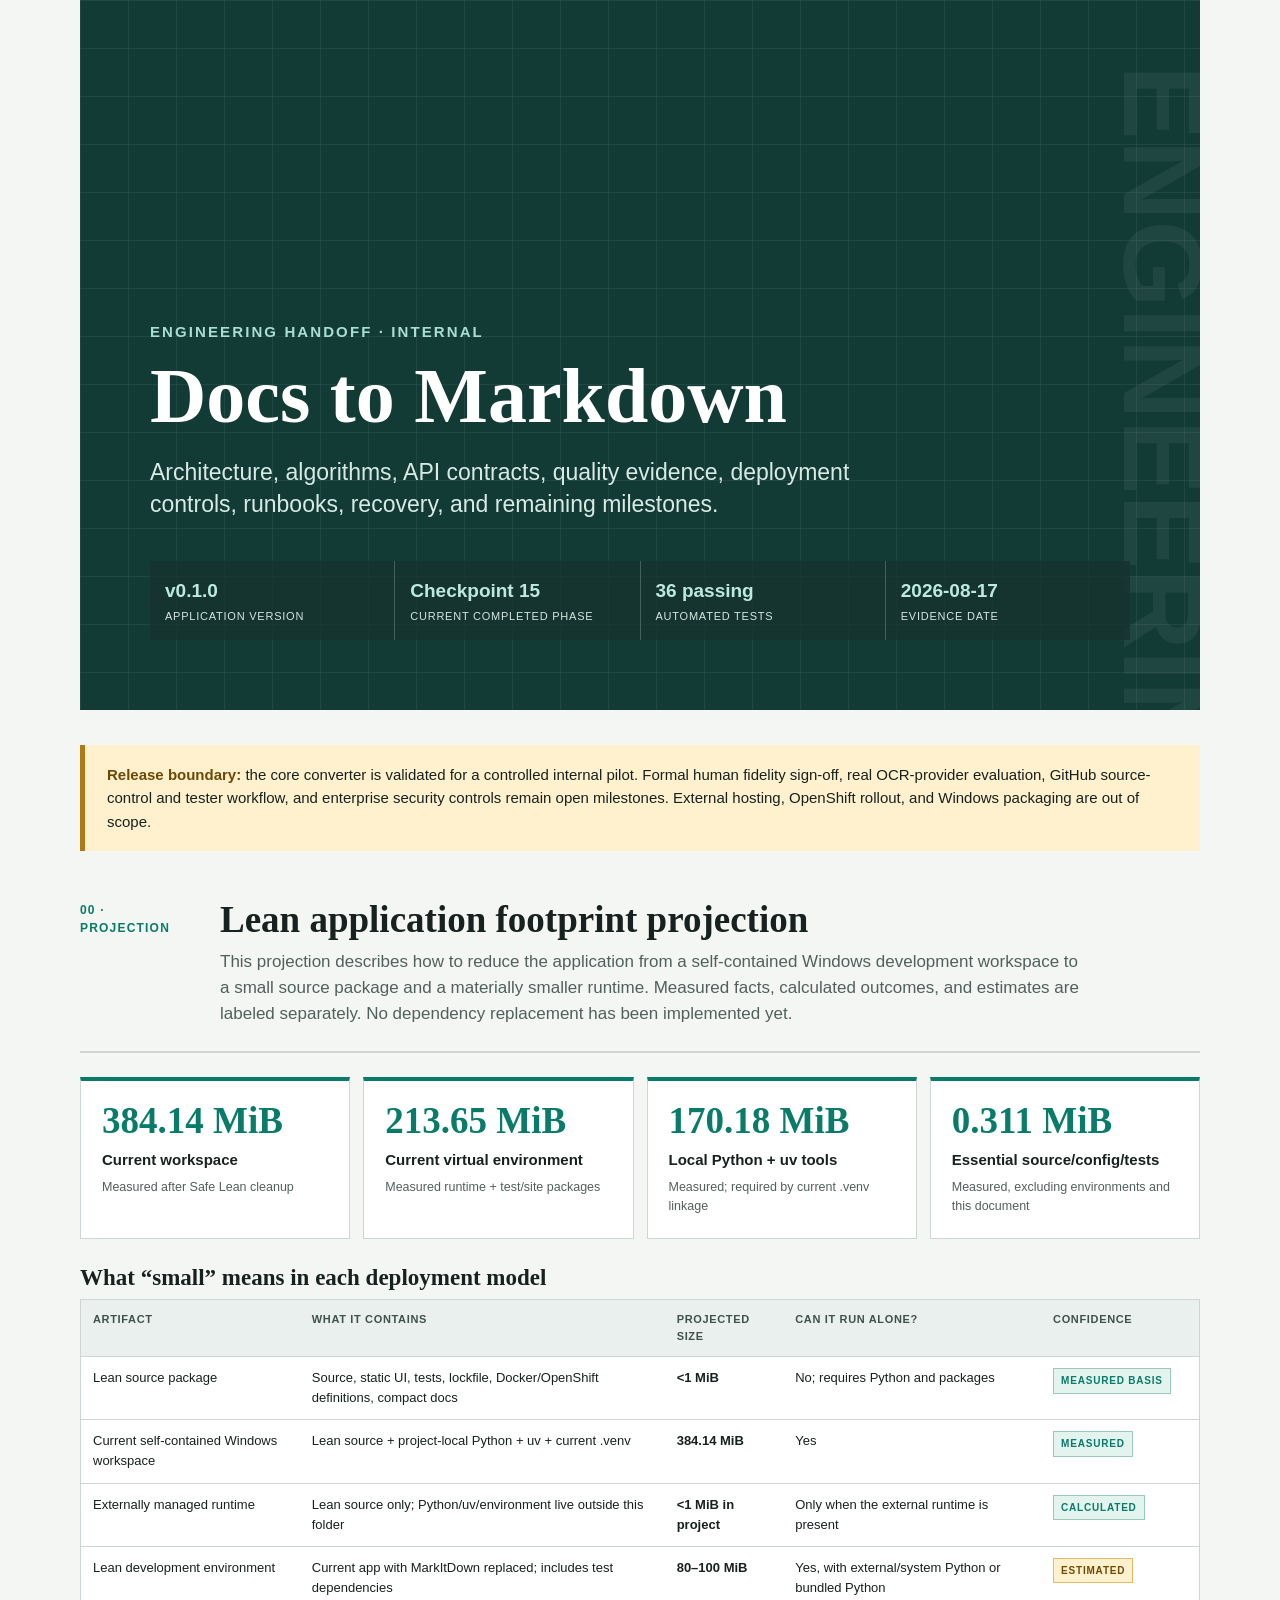
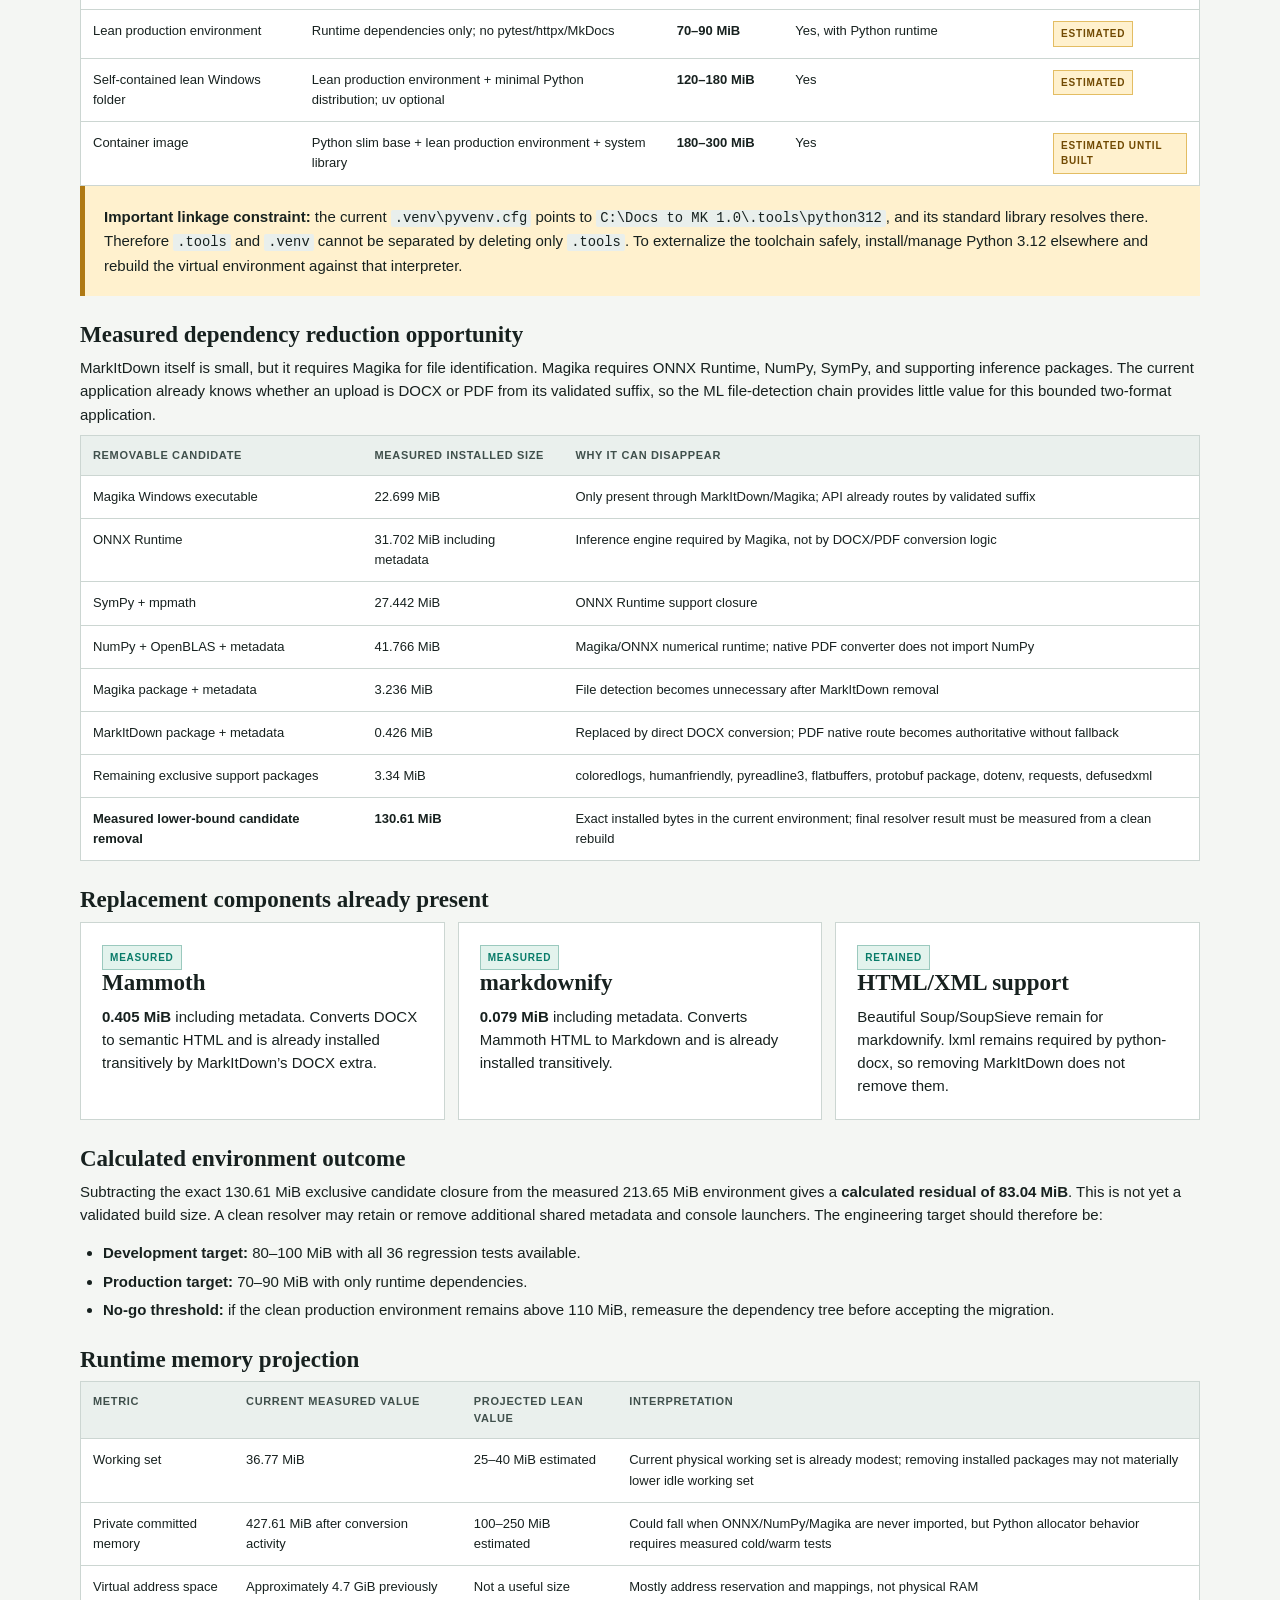
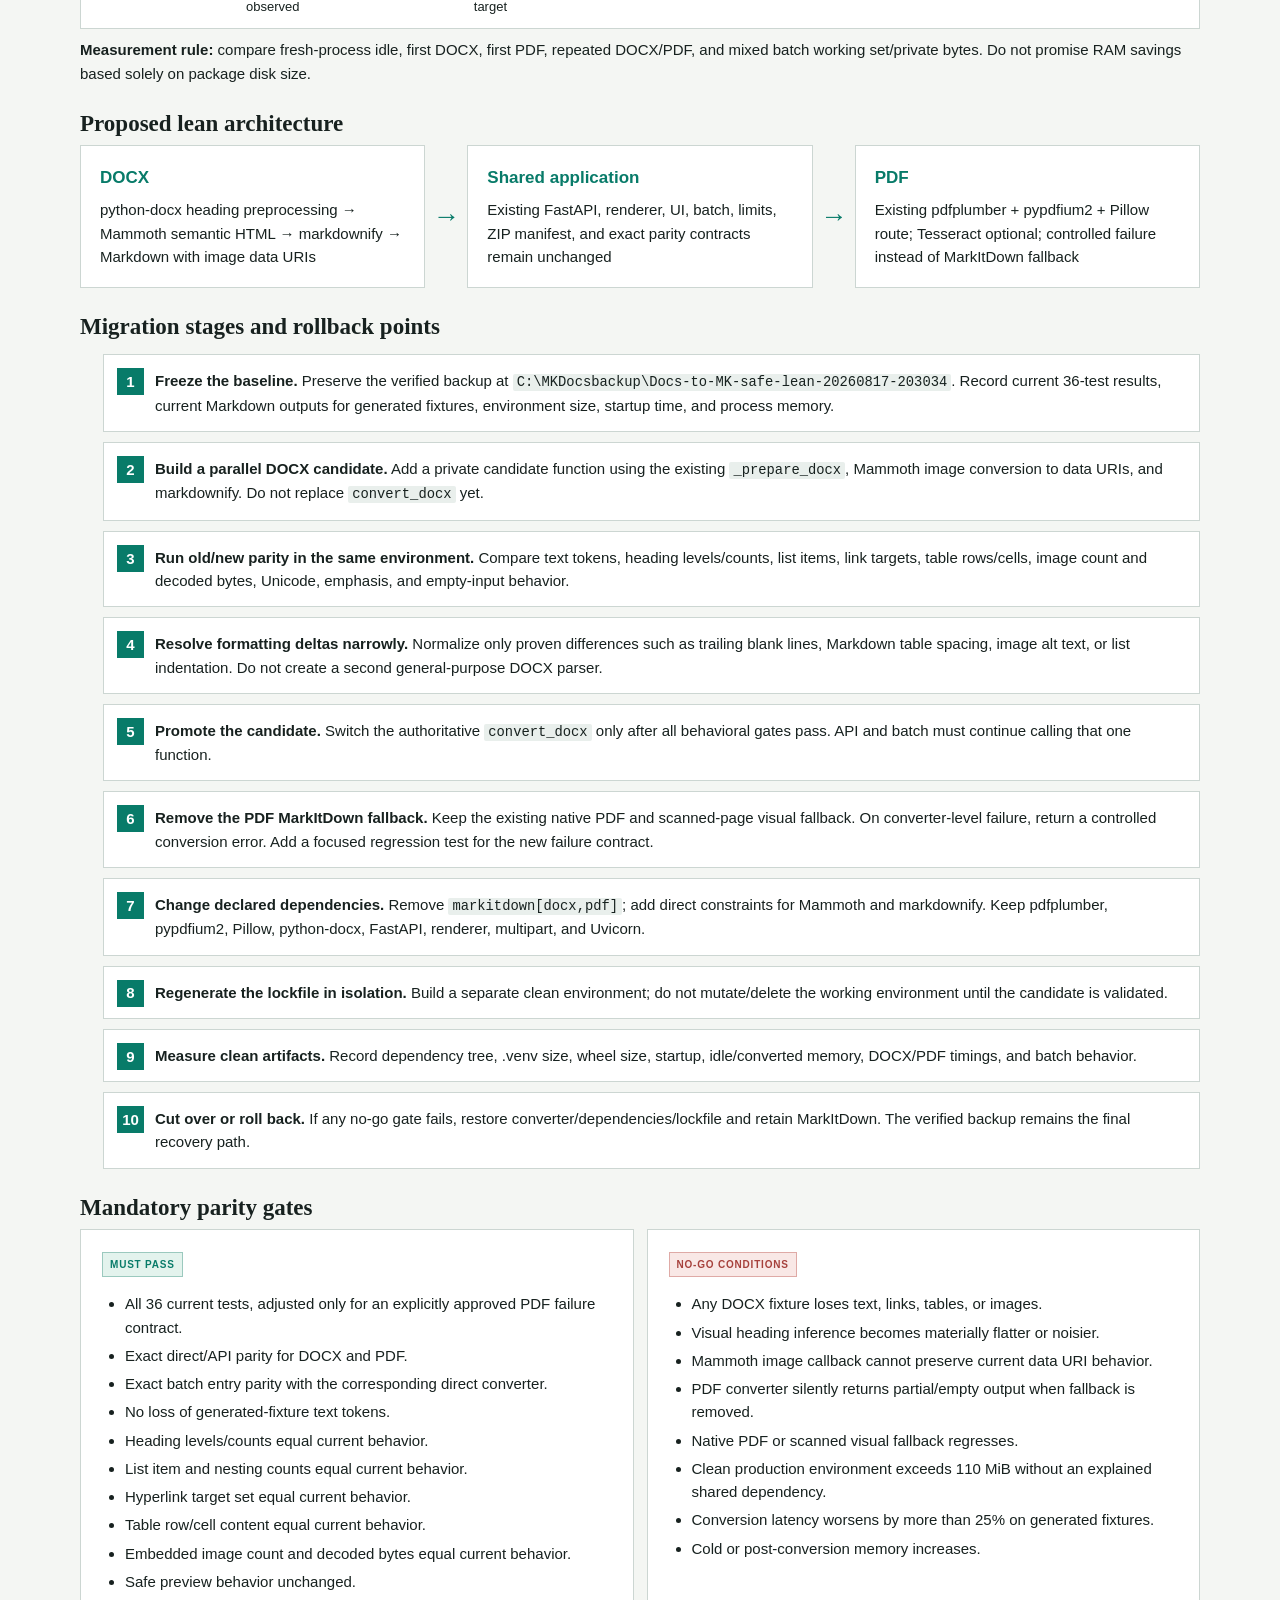
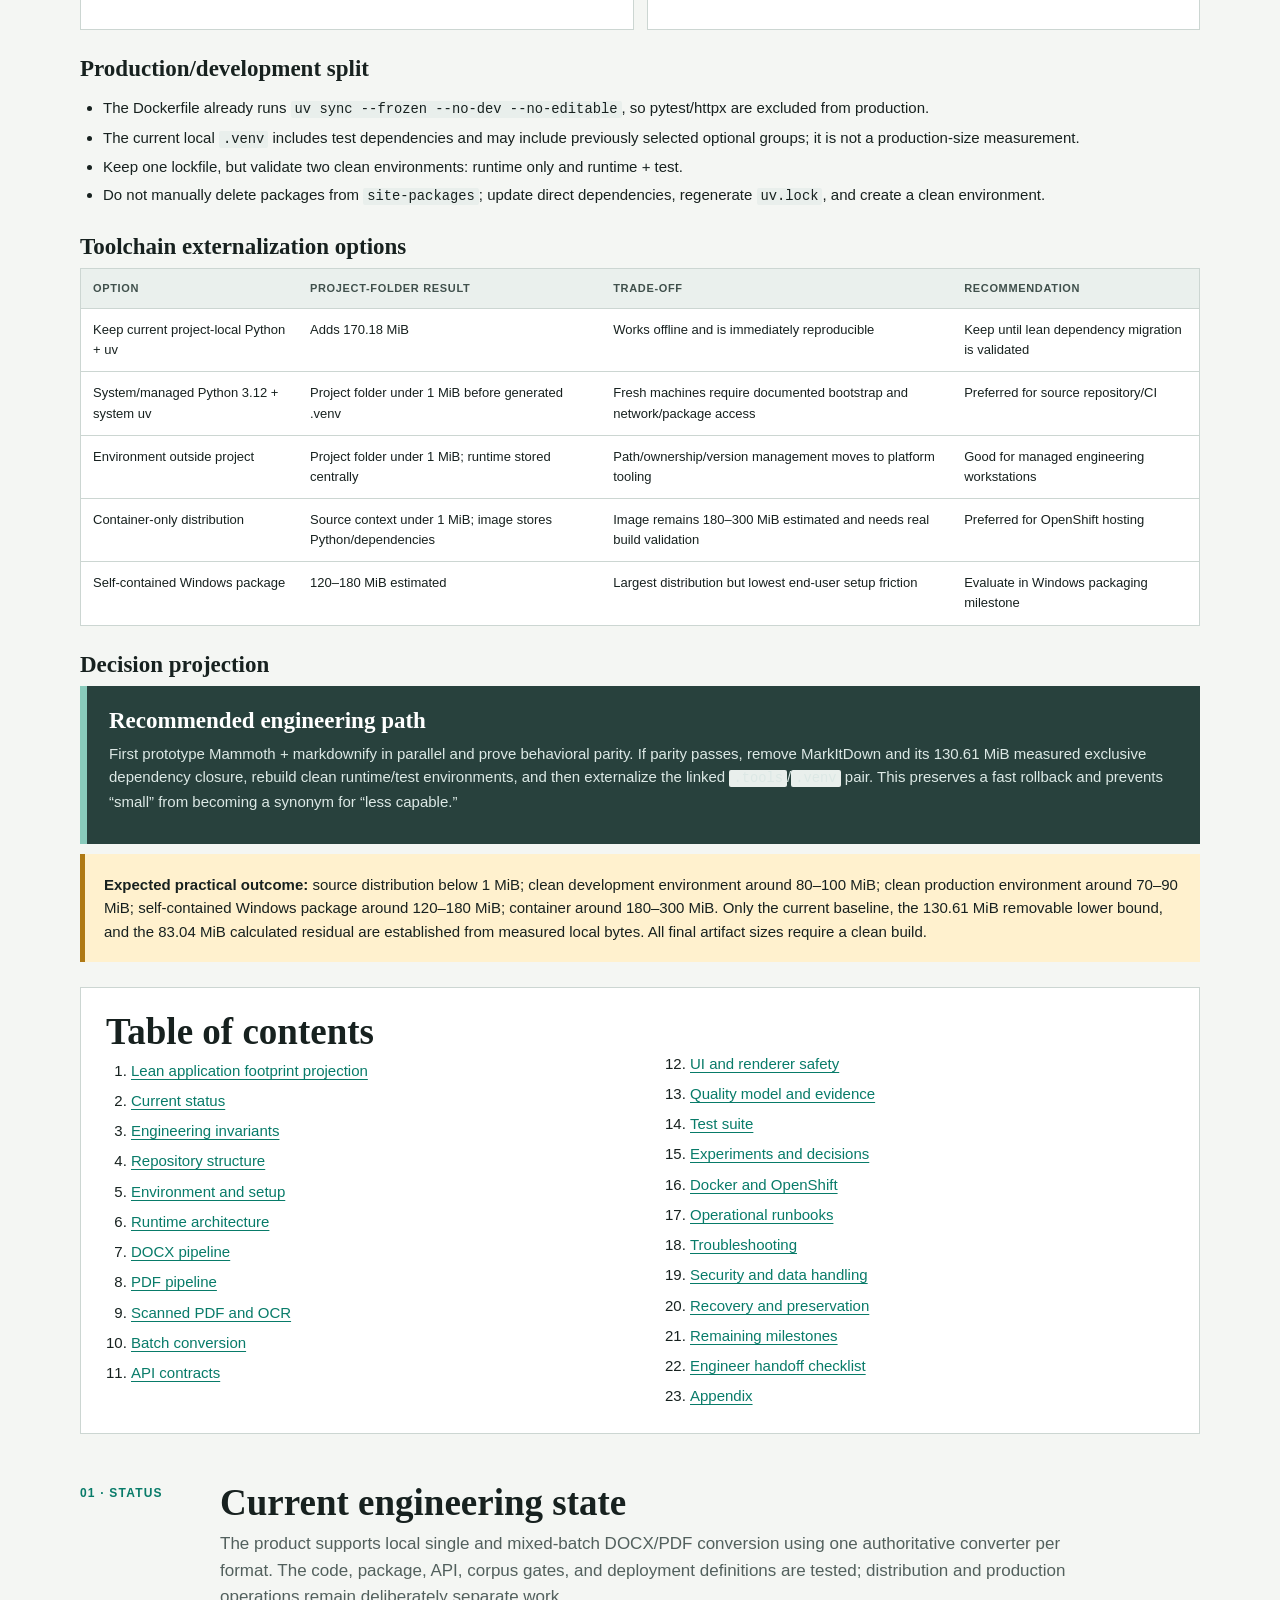
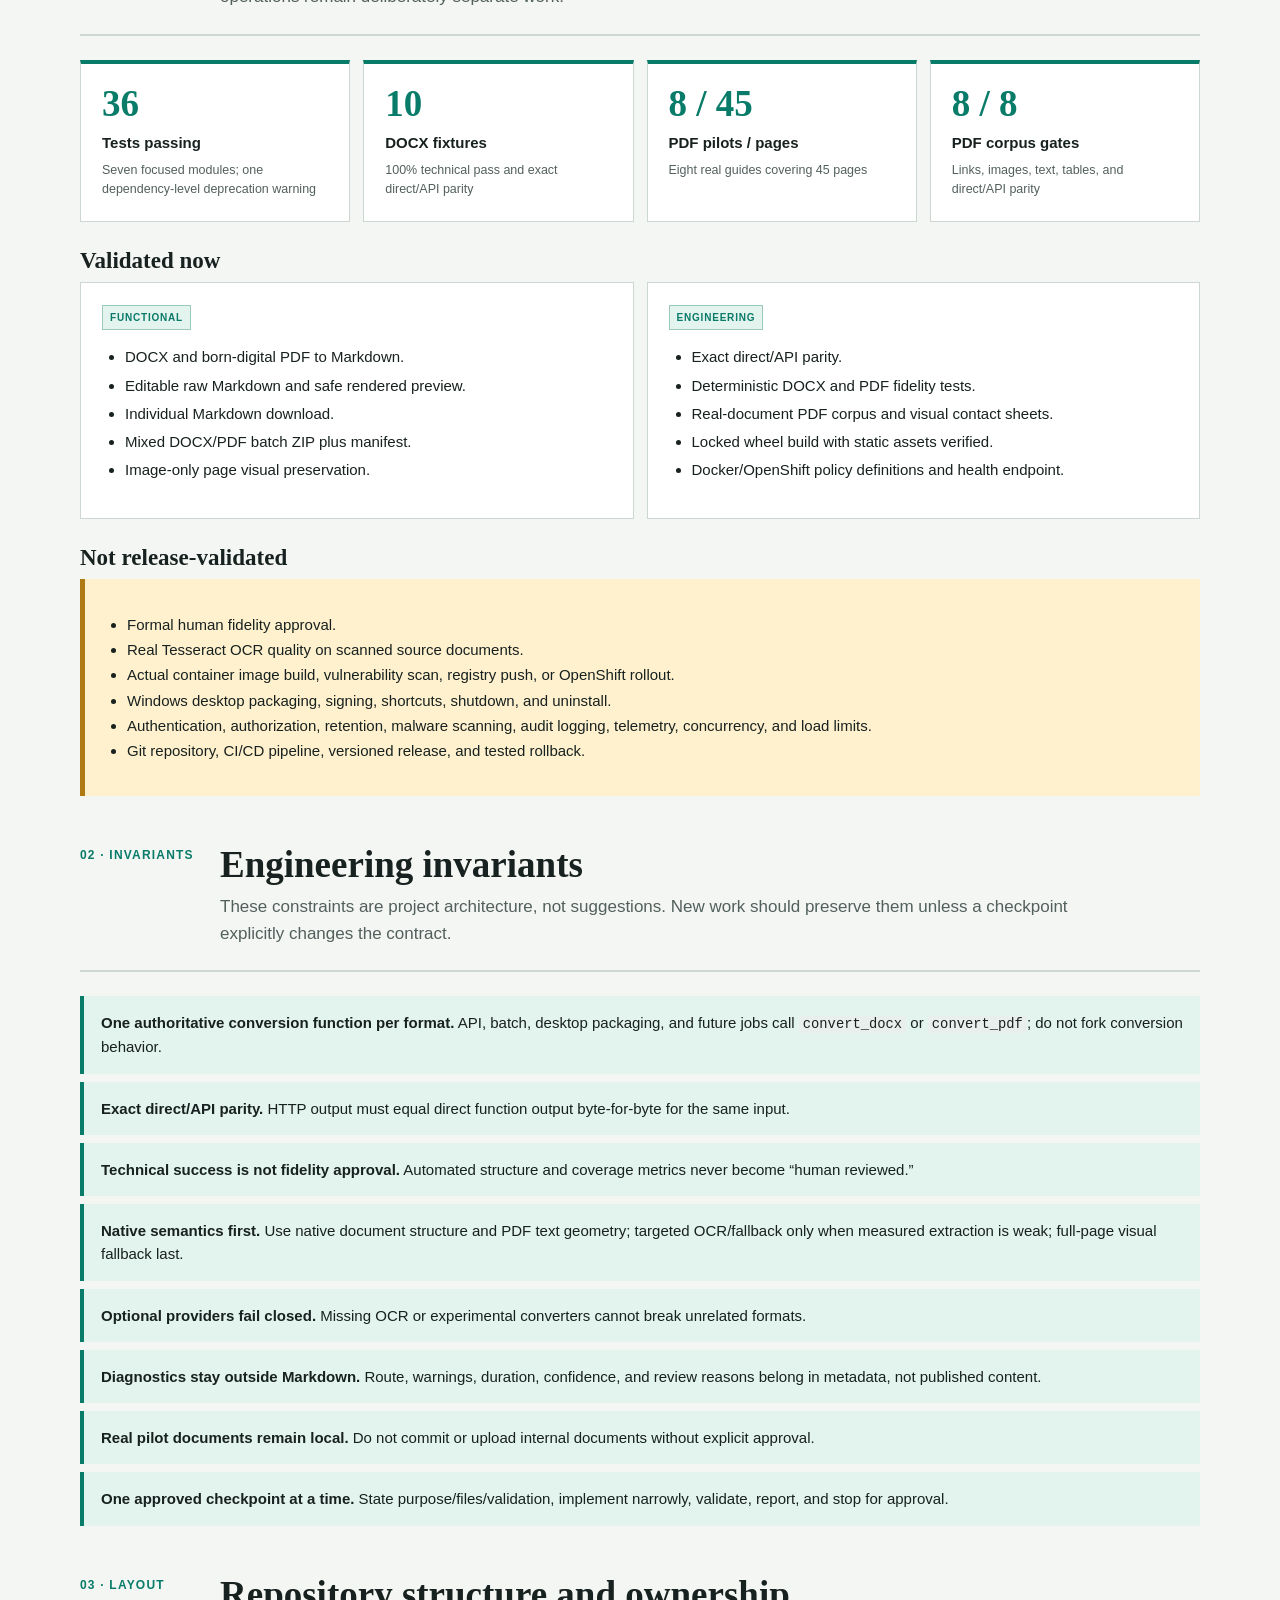
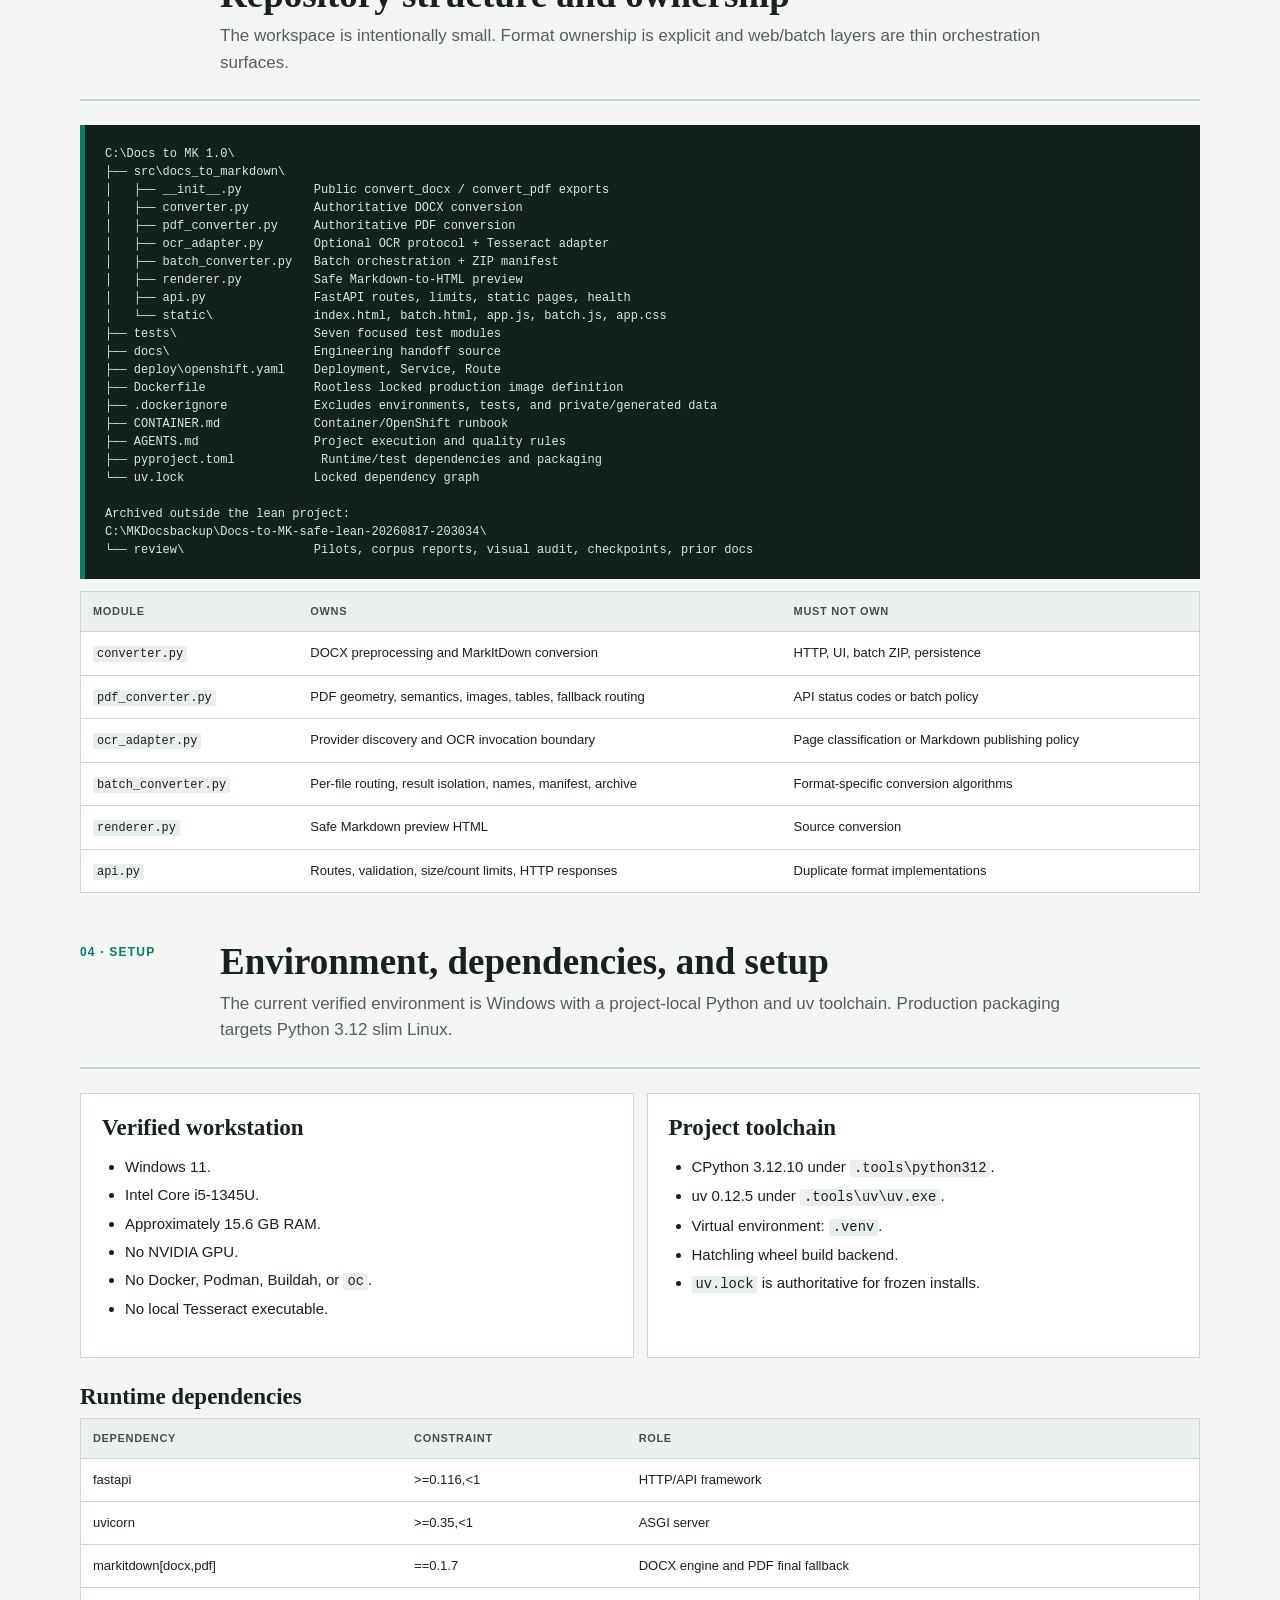
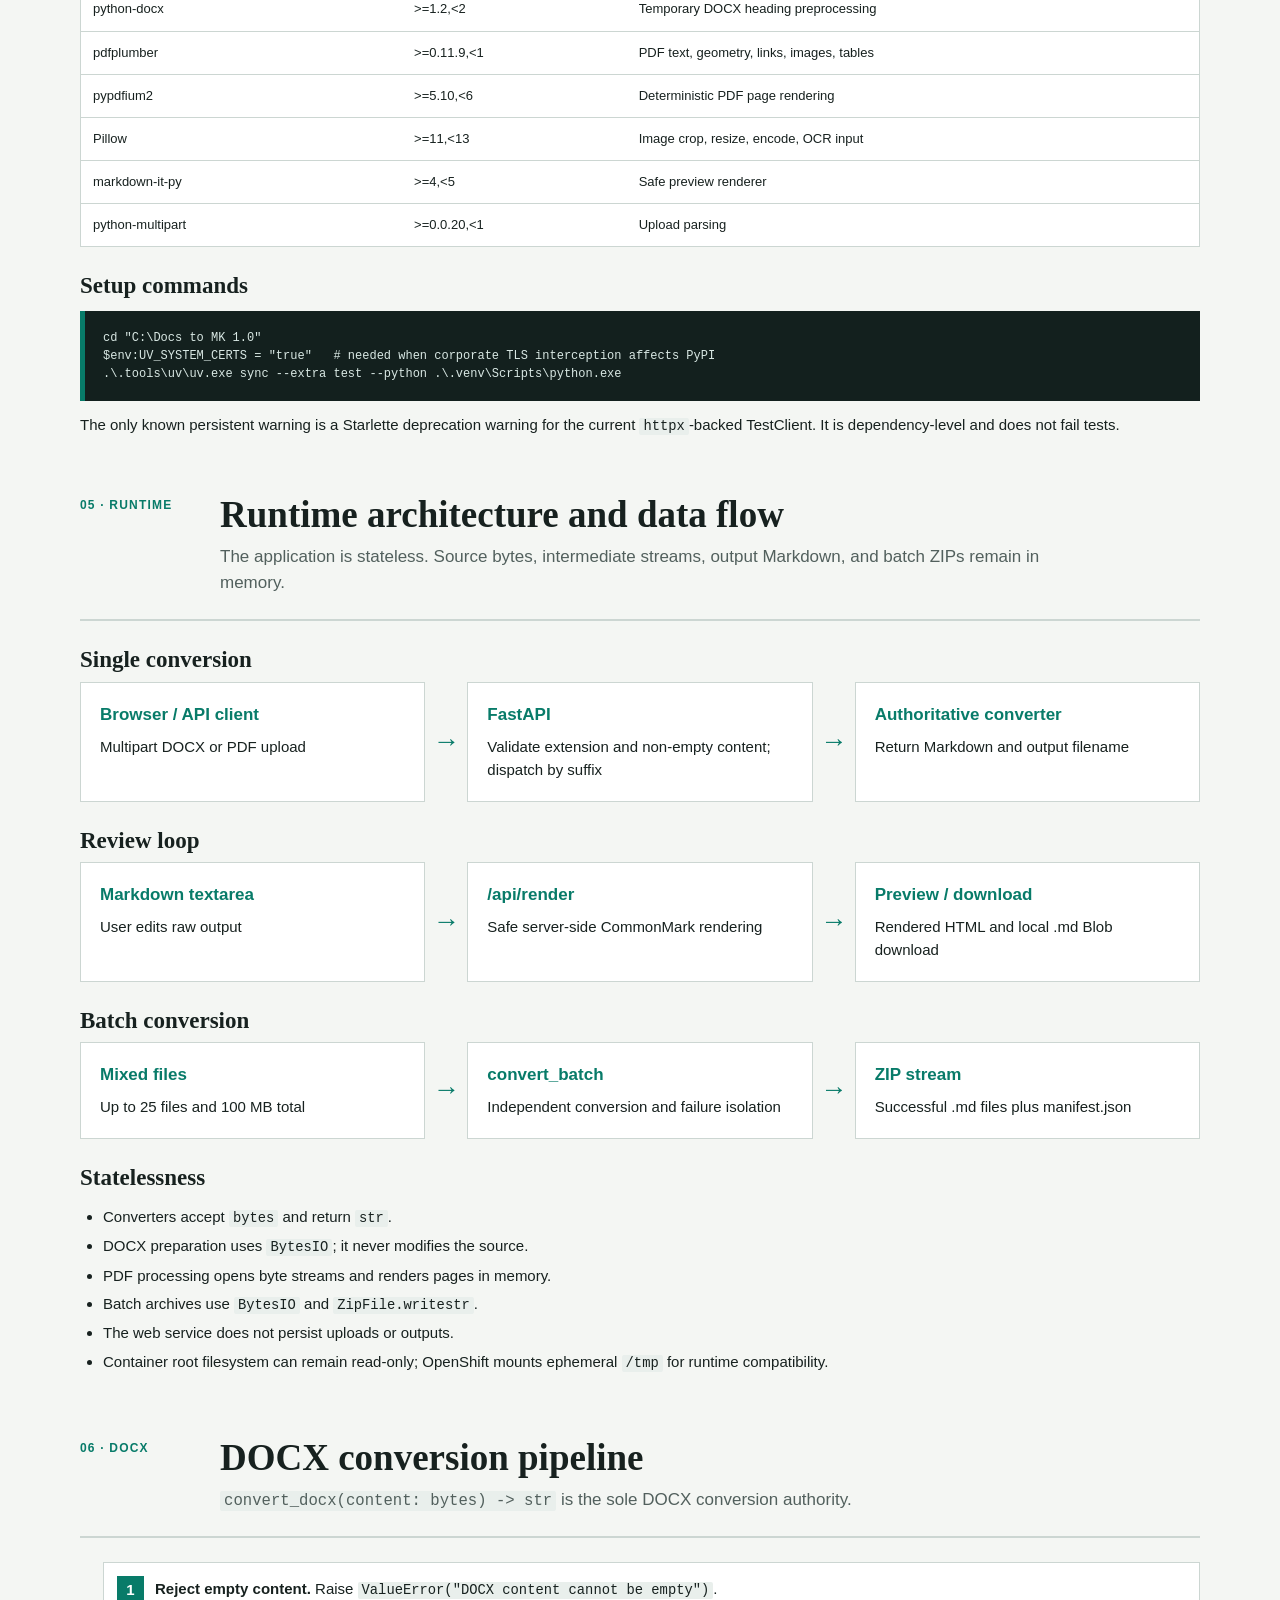
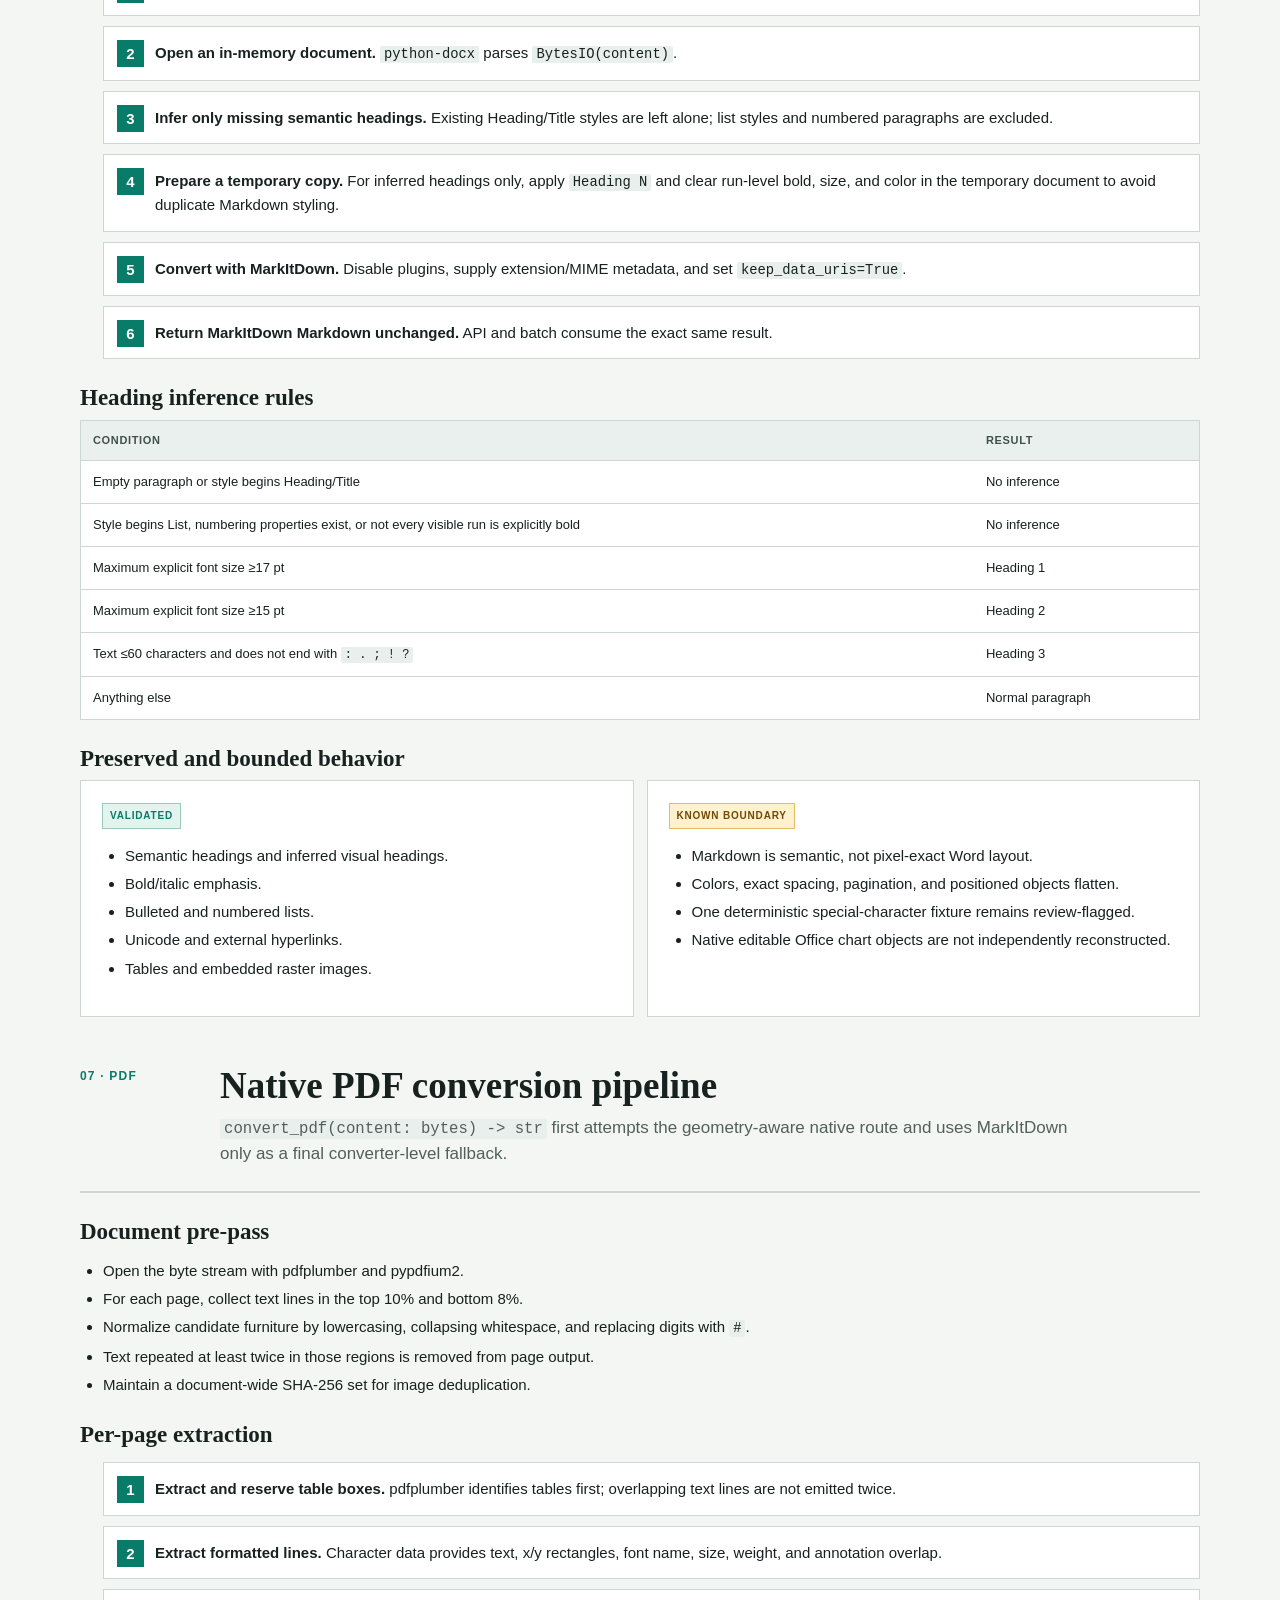
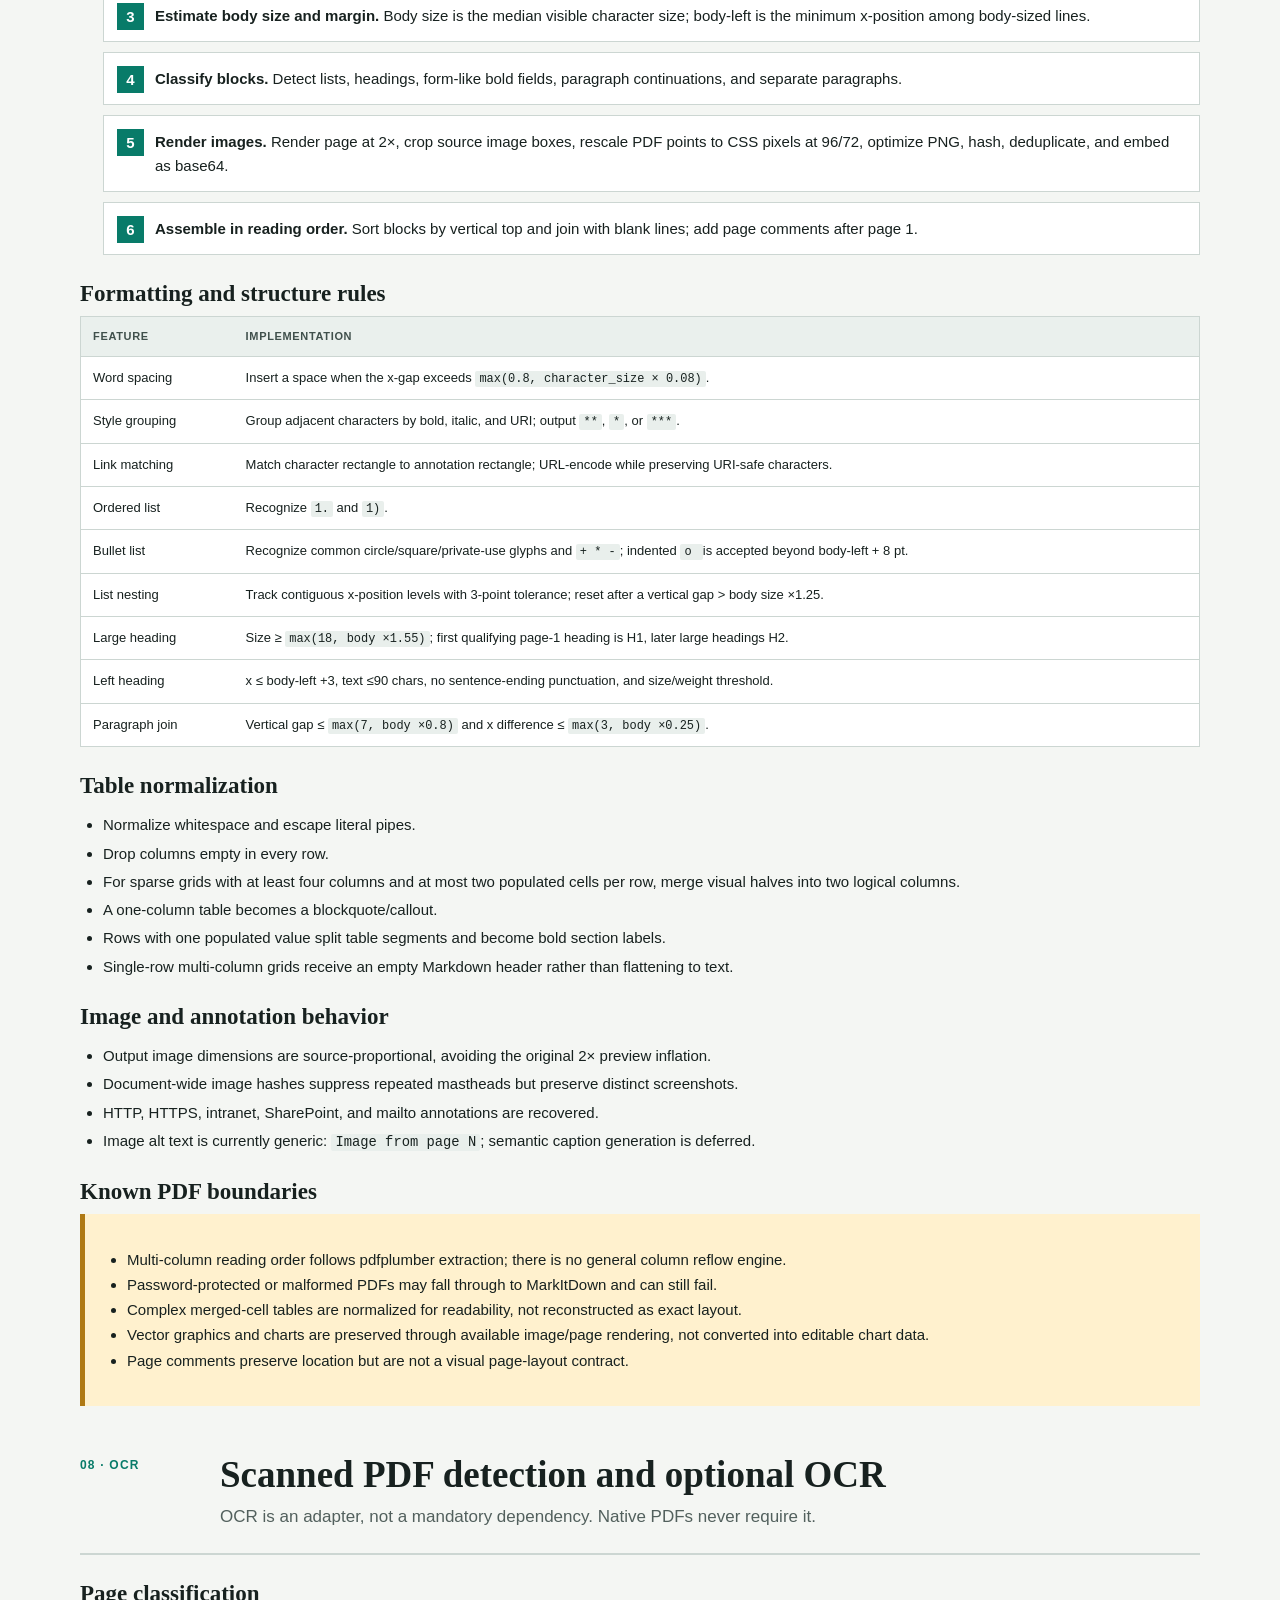
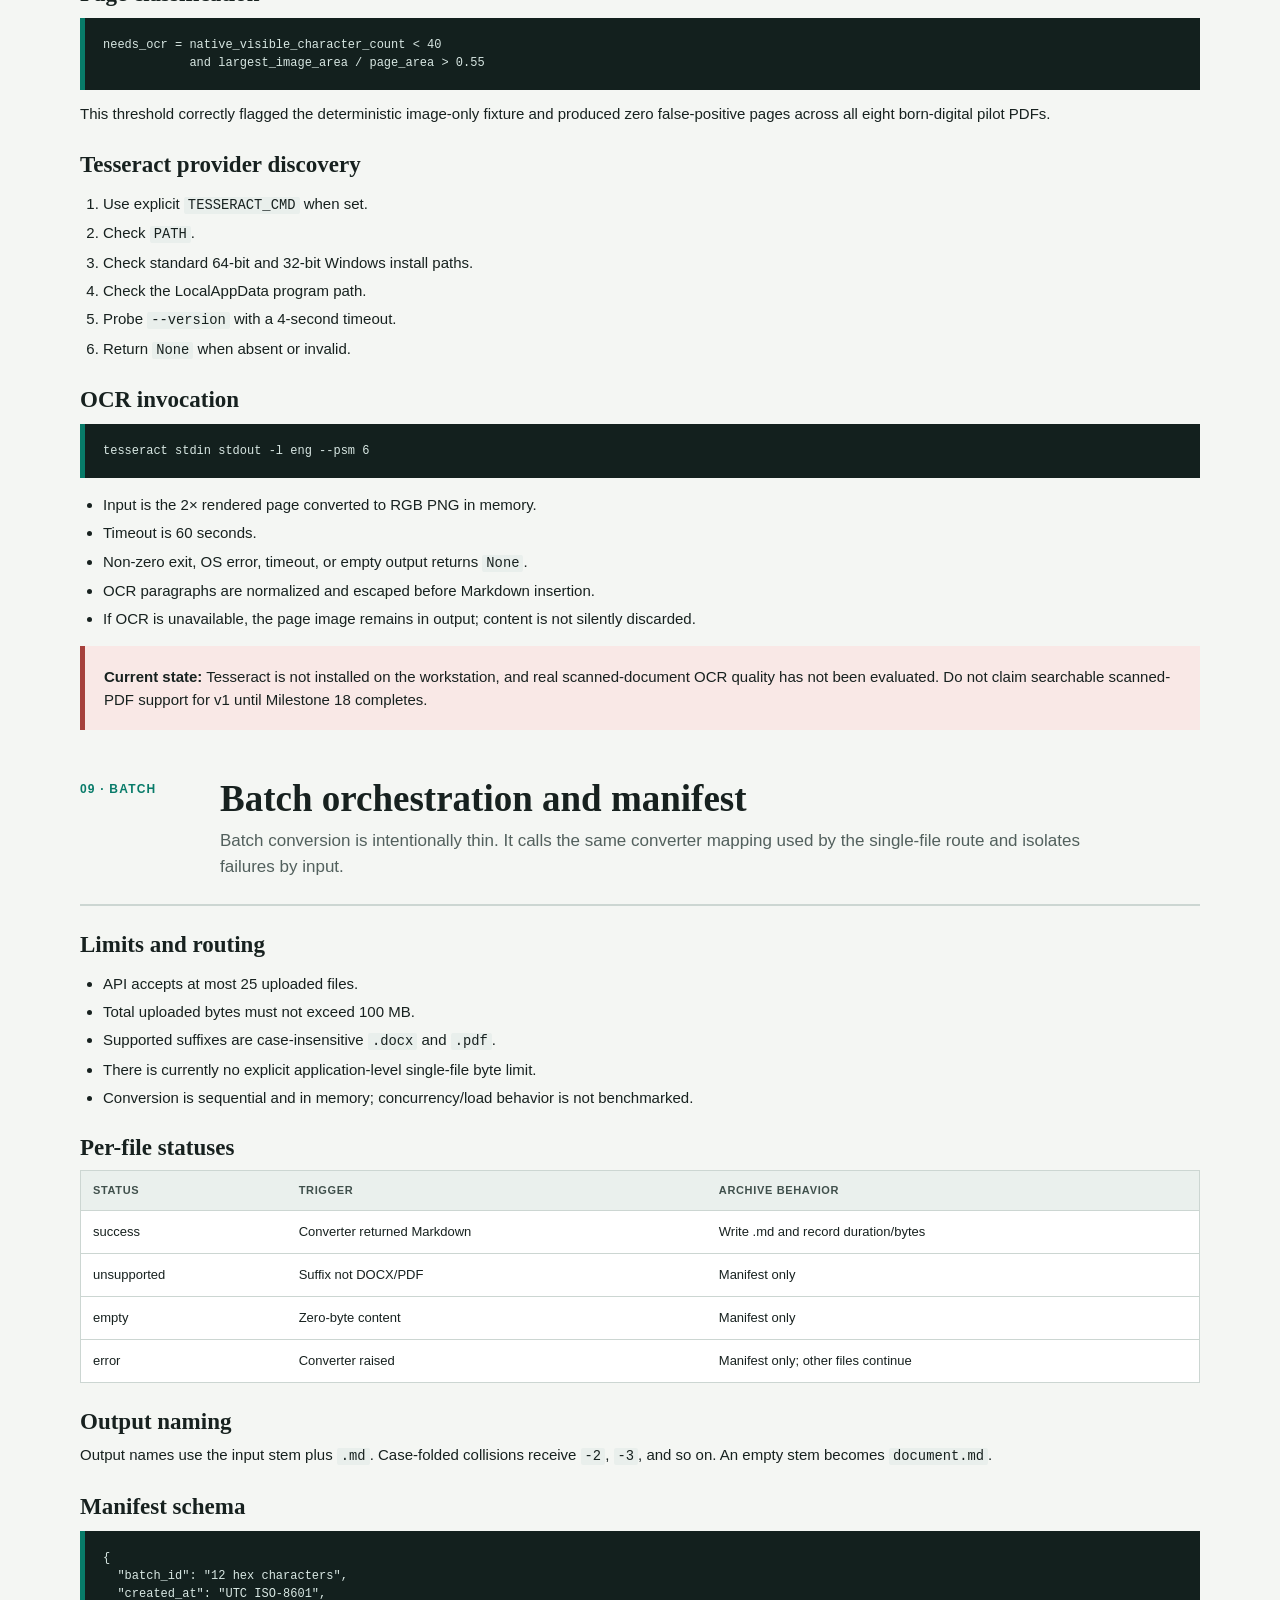
<file: docs/Docs to Markdown - Engineering Handoff.html>
<!doctype html>
<html lang="en">
<head>
<meta charset="utf-8">
<meta name="viewport" content="width=device-width, initial-scale=1">
<title>Docs to Markdown | Engineering Handoff</title>
<style>
  :root{--ink:#17211f;--muted:#52605d;--line:#ccd6d2;--paper:#f4f6f3;--white:#fff;--teal:#087b69;--deep:#123b35;--mint:#e3f3ed;--blue:#295d87;--blue-soft:#e8f0f7;--gold:#af7914;--gold-soft:#fff1ce;--red:#a6413c;--red-soft:#f9e8e6;--code:#13201e}
  *{box-sizing:border-box}
  html{scroll-behavior:smooth}
  body{margin:0;color:var(--ink);background:var(--paper);font:15px/1.55 Aptos,"Segoe UI",sans-serif;letter-spacing:0}
  a{color:var(--teal);text-underline-offset:3px}
  code,kbd,pre{font-family:"Cascadia Code",Consolas,monospace}
  code{padding:1px 4px;background:#e9efec;border-radius:2px;font-size:.92em}
  .shell{width:min(1120px,calc(100% - 34px));margin:0 auto}
  .cover{min-height:710px;padding:70px;display:flex;flex-direction:column;justify-content:flex-end;position:relative;overflow:hidden;color:white;background:var(--deep)}
  .cover:before{content:"";position:absolute;inset:0;opacity:.22;background-image:linear-gradient(rgba(255,255,255,.28) 1px,transparent 1px),linear-gradient(90deg,rgba(255,255,255,.28) 1px,transparent 1px);background-size:48px 48px}
  .cover:after{content:"ENGINEERING";position:absolute;right:-18px;top:65px;color:rgba(255,255,255,.06);font:800 112px/1 Aptos,sans-serif;writing-mode:vertical-rl}
  .cover>*{position:relative;z-index:1}
  .cover .kicker{margin:0 0 15px;color:#a8ded4;font-weight:800;text-transform:uppercase;letter-spacing:.14em}
  .cover h1{max-width:760px;margin:0;font:700 78px/.94 Georgia,serif;letter-spacing:0}
  .cover .deck{max-width:760px;margin:25px 0 0;color:#d9eae5;font-size:23px;line-height:1.38}
  .cover-meta{margin-top:40px;display:grid;grid-template-columns:repeat(4,minmax(0,1fr));gap:1px;background:rgba(255,255,255,.2)}
  .cover-meta div{padding:15px;background:rgba(9,38,33,.76)}
  .cover-meta strong{display:block;color:#bdeade;font-size:19px}
  .cover-meta span{display:block;margin-top:3px;color:#d5e6e1;font-size:11px;text-transform:uppercase;letter-spacing:.07em}
  .notice{padding:18px 22px;border-left:5px solid var(--gold);background:var(--gold-soft)}
  .notice strong{color:#6c4804}
  .toc{margin:25px 0 0;padding:25px;border:1px solid var(--line);background:var(--white);columns:2;column-gap:50px}
  .toc h2{column-span:all;margin-top:0}
  .toc ol{margin:0;padding-left:25px}
  .toc li{margin:7px 0;break-inside:avoid}
  main{padding:35px 0 70px}
  section{padding:50px 0 0;scroll-margin-top:20px}
  .section-head{display:grid;grid-template-columns:115px 1fr;gap:25px;padding-bottom:14px;margin-bottom:24px;border-bottom:2px solid var(--line)}
  .section-num{color:var(--teal);font-size:12px;font-weight:800;text-transform:uppercase;letter-spacing:.1em}
  h2{margin:0;font:700 37px/1.05 Georgia,serif}
  h3{margin:26px 0 9px;font:700 23px/1.1 Georgia,serif}
  h4{margin:18px 0 7px;font-size:16px}
  p{margin:9px 0}
  .lead{max-width:870px;color:var(--muted);font-size:17px}
  .grid-2,.grid-3,.grid-4{display:grid;gap:13px}
  .grid-2{grid-template-columns:repeat(2,minmax(0,1fr))}
  .grid-3{grid-template-columns:repeat(3,minmax(0,1fr))}
  .grid-4{grid-template-columns:repeat(4,minmax(0,1fr))}
  .card{padding:21px;border:1px solid var(--line);background:var(--white);break-inside:avoid}
  .card h3{margin-top:0}
  .card p:last-child{margin-bottom:0}
  .stat{border-top:4px solid var(--teal)}
  .stat strong{display:block;color:var(--teal);font:700 37px/1 Georgia,serif}
  .stat span{display:block;margin-top:9px;font-weight:800}
  .stat small{display:block;margin-top:7px;color:var(--muted)}
  .tag{display:inline-block;padding:4px 7px;color:var(--teal);border:1px solid #9bc9be;background:var(--mint);font-size:10px;font-weight:800;text-transform:uppercase;letter-spacing:.08em}
  .tag.warn{color:#714a03;border-color:#e3bd63;background:var(--gold-soft)}
  .tag.risk{color:var(--red);border-color:#dfaaa6;background:var(--red-soft)}
  .architecture{display:grid;grid-template-columns:1fr 42px 1fr 42px 1fr;align-items:stretch}
  .node{padding:19px;border:1px solid var(--line);background:var(--white)}
  .node strong{display:block;margin-bottom:7px;color:var(--teal);font-size:17px}
  .arrow{display:grid;place-items:center;color:var(--teal);font-size:27px}
  ul,ol{padding-left:23px}
  li{margin:5px 0}
  .compact li{margin:2px 0}
  .invariant{padding:15px 17px;border-left:4px solid var(--teal);background:var(--mint)}
  .invariant+.invariant{margin-top:8px}
  .file-tree{padding:20px;color:#d8e7e3;background:var(--code);white-space:pre-wrap;line-height:1.5;border-left:5px solid var(--teal)}
  pre{margin:12px 0;padding:18px;overflow-wrap:anywhere;white-space:pre-wrap;color:#d8e7e3;background:var(--code);border-left:5px solid var(--teal);font-size:12px;line-height:1.5}
  .table-wrap{overflow-x:auto;border:1px solid var(--line)}
  table{width:100%;border-collapse:collapse;background:var(--white);font-size:13px}
  th,td{padding:11px 12px;text-align:left;vertical-align:top;border-bottom:1px solid var(--line)}
  th{color:#40504c;background:#eaf0ed;font-size:11px;text-transform:uppercase;letter-spacing:.06em}
  tbody tr:last-child td{border-bottom:0}
  .ok{color:var(--teal);font-weight:800}.pending{color:var(--gold);font-weight:800}.blocked{color:var(--red);font-weight:800}
  .contract{display:grid;grid-template-columns:180px 1fr;border:1px solid var(--line);background:var(--white)}
  .contract dt,.contract dd{margin:0;padding:10px 12px;border-bottom:1px solid var(--line)}
  .contract dt{color:var(--teal);background:#eaf2ef;font-family:Consolas,monospace;font-weight:800}
  .contract dt:last-of-type,.contract dd:last-of-type{border-bottom:0}
  .decision{padding:22px;color:white;background:#28413d;border-left:7px solid #89cabb}
  .decision h3{margin-top:0}.decision p{color:#dce8e5}
  .warning{padding:19px;border-left:5px solid var(--gold);background:var(--gold-soft)}
  .danger{padding:19px;border-left:5px solid var(--red);background:var(--red-soft)}
  .runbook{counter-reset:step}
  .runbook>li{position:relative;margin:10px 0;padding:14px 15px 14px 51px;list-style:none;border:1px solid var(--line);background:var(--white)}
  .runbook>li:before{counter-increment:step;content:counter(step);position:absolute;left:13px;top:13px;width:27px;height:27px;display:grid;place-items:center;color:white;background:var(--teal);font-weight:800}
  .checkpoint{position:relative;margin-left:13px;padding:0 0 24px 30px;border-left:2px solid var(--line)}
  .checkpoint:before{content:"";position:absolute;left:-8px;top:4px;width:14px;height:14px;background:var(--teal);box-shadow:0 0 0 4px var(--paper)}
  .checkpoint.future:before{background:var(--gold)}
  .checkpoint h3{margin:0 0 5px;font-size:19px}
  .checkpoint p{color:var(--muted)}
  .page-break{break-before:page}
  footer{margin-top:60px;padding:25px 0;border-top:1px solid var(--line);color:var(--muted);font-size:12px;display:flex;justify-content:space-between;gap:20px}
  @media(max-width:800px){.cover{padding:35px;min-height:620px}.cover h1{font-size:53px}.cover-meta,.grid-4,.grid-3,.grid-2{grid-template-columns:1fr}.toc{columns:1}.section-head{grid-template-columns:1fr}.architecture{grid-template-columns:1fr}.arrow{transform:rotate(90deg);min-height:32px}.contract{grid-template-columns:1fr}.contract dt{border-bottom:0}}
  @page{size:Letter;margin:.58in .56in .64in}
  @media print{
    body{background:#fff;font-size:9.2pt;line-height:1.42;-webkit-print-color-adjust:exact;print-color-adjust:exact}
    .shell{width:100%}.cover{min-height:9.4in;padding:.55in;break-after:page}.cover h1{font-size:49pt}.cover .deck{font-size:16pt}.cover-meta{grid-template-columns:repeat(4,1fr)}
    main{padding:0}.toc{break-after:page}.section-head{break-after:avoid}.card,.node,.invariant,.warning,.danger,.decision,.checkpoint,pre,.table-wrap{break-inside:avoid}
    section{padding-top:25px}h2{font-size:25pt}h3{font-size:16pt}.page-break{break-before:page}a{color:inherit;text-decoration:none}
    footer{display:none}
  }
</style>
</head>
<body>
<div class="shell">
  <header class="cover">
    <p class="kicker">Engineering handoff · Internal</p>
    <h1>Docs to Markdown</h1>
    <p class="deck">Architecture, algorithms, API contracts, quality evidence, deployment controls, runbooks, recovery, and remaining milestones.</p>
    <div class="cover-meta">
      <div><strong>v0.1.0</strong><span>Application version</span></div>
      <div><strong>Checkpoint 15</strong><span>Current completed phase</span></div>
      <div><strong>36 passing</strong><span>Automated tests</span></div>
      <div><strong>2026-08-17</strong><span>Evidence date</span></div>
    </div>
  </header>

  <main>
    <div class="notice"><strong>Release boundary:</strong> the core converter is validated for a controlled internal pilot. Formal human fidelity sign-off, real OCR-provider evaluation, GitHub source-control and tester workflow, and enterprise security controls remain open milestones. External hosting, OpenShift rollout, and Windows packaging are out of scope.</div>

    <section id="lean-projection">
      <div class="section-head"><span class="section-num">00 · Projection</span><div><h2>Lean application footprint projection</h2><p class="lead">This projection describes how to reduce the application from a self-contained Windows development workspace to a small source package and a materially smaller runtime. Measured facts, calculated outcomes, and estimates are labeled separately. No dependency replacement has been implemented yet.</p></div></div>

      <div class="grid-4">
        <div class="card stat"><strong>384.14 MiB</strong><span>Current workspace</span><small>Measured after Safe Lean cleanup</small></div>
        <div class="card stat"><strong>213.65 MiB</strong><span>Current virtual environment</span><small>Measured runtime + test/site packages</small></div>
        <div class="card stat"><strong>170.18 MiB</strong><span>Local Python + uv tools</span><small>Measured; required by current .venv linkage</small></div>
        <div class="card stat"><strong>0.311 MiB</strong><span>Essential source/config/tests</span><small>Measured, excluding environments and this document</small></div>
      </div>

      <h3>What “small” means in each deployment model</h3>
      <div class="table-wrap"><table><thead><tr><th>Artifact</th><th>What it contains</th><th>Projected size</th><th>Can it run alone?</th><th>Confidence</th></tr></thead><tbody>
        <tr><td>Lean source package</td><td>Source, static UI, tests, lockfile, Docker/OpenShift definitions, compact docs</td><td><strong>&lt;1 MiB</strong></td><td>No; requires Python and packages</td><td><span class="tag">Measured basis</span></td></tr>
        <tr><td>Current self-contained Windows workspace</td><td>Lean source + project-local Python + uv + current .venv</td><td><strong>384.14 MiB</strong></td><td>Yes</td><td><span class="tag">Measured</span></td></tr>
        <tr><td>Externally managed runtime</td><td>Lean source only; Python/uv/environment live outside this folder</td><td><strong>&lt;1 MiB in project</strong></td><td>Only when the external runtime is present</td><td><span class="tag">Calculated</span></td></tr>
        <tr><td>Lean development environment</td><td>Current app with MarkItDown replaced; includes test dependencies</td><td><strong>80–100 MiB</strong></td><td>Yes, with external/system Python or bundled Python</td><td><span class="tag warn">Estimated</span></td></tr>
        <tr><td>Lean production environment</td><td>Runtime dependencies only; no pytest/httpx/MkDocs</td><td><strong>70–90 MiB</strong></td><td>Yes, with Python runtime</td><td><span class="tag warn">Estimated</span></td></tr>
        <tr><td>Self-contained lean Windows folder</td><td>Lean production environment + minimal Python distribution; uv optional</td><td><strong>120–180 MiB</strong></td><td>Yes</td><td><span class="tag warn">Estimated</span></td></tr>
        <tr><td>Container image</td><td>Python slim base + lean production environment + system library</td><td><strong>180–300 MiB</strong></td><td>Yes</td><td><span class="tag warn">Estimated until built</span></td></tr>
      </tbody></table></div>

      <div class="warning"><strong>Important linkage constraint:</strong> the current <code>.venv\pyvenv.cfg</code> points to <code>C:\Docs to MK 1.0\.tools\python312</code>, and its standard library resolves there. Therefore <code>.tools</code> and <code>.venv</code> cannot be separated by deleting only <code>.tools</code>. To externalize the toolchain safely, install/manage Python 3.12 elsewhere and rebuild the virtual environment against that interpreter.</div>

      <h3>Measured dependency reduction opportunity</h3>
      <p>MarkItDown itself is small, but it requires Magika for file identification. Magika requires ONNX Runtime, NumPy, SymPy, and supporting inference packages. The current application already knows whether an upload is DOCX or PDF from its validated suffix, so the ML file-detection chain provides little value for this bounded two-format application.</p>
      <div class="table-wrap"><table><thead><tr><th>Removable candidate</th><th>Measured installed size</th><th>Why it can disappear</th></tr></thead><tbody>
        <tr><td>Magika Windows executable</td><td>22.699 MiB</td><td>Only present through MarkItDown/Magika; API already routes by validated suffix</td></tr>
        <tr><td>ONNX Runtime</td><td>31.702 MiB including metadata</td><td>Inference engine required by Magika, not by DOCX/PDF conversion logic</td></tr>
        <tr><td>SymPy + mpmath</td><td>27.442 MiB</td><td>ONNX Runtime support closure</td></tr>
        <tr><td>NumPy + OpenBLAS + metadata</td><td>41.766 MiB</td><td>Magika/ONNX numerical runtime; native PDF converter does not import NumPy</td></tr>
        <tr><td>Magika package + metadata</td><td>3.236 MiB</td><td>File detection becomes unnecessary after MarkItDown removal</td></tr>
        <tr><td>MarkItDown package + metadata</td><td>0.426 MiB</td><td>Replaced by direct DOCX conversion; PDF native route becomes authoritative without fallback</td></tr>
        <tr><td>Remaining exclusive support packages</td><td>3.34 MiB</td><td>coloredlogs, humanfriendly, pyreadline3, flatbuffers, protobuf package, dotenv, requests, defusedxml</td></tr>
        <tr><td><strong>Measured lower-bound candidate removal</strong></td><td><strong>130.61 MiB</strong></td><td>Exact installed bytes in the current environment; final resolver result must be measured from a clean rebuild</td></tr>
      </tbody></table></div>

      <h3>Replacement components already present</h3>
      <div class="grid-3">
        <div class="card"><span class="tag">Measured</span><h3>Mammoth</h3><p><strong>0.405 MiB</strong> including metadata. Converts DOCX to semantic HTML and is already installed transitively by MarkItDown’s DOCX extra.</p></div>
        <div class="card"><span class="tag">Measured</span><h3>markdownify</h3><p><strong>0.079 MiB</strong> including metadata. Converts Mammoth HTML to Markdown and is already installed transitively.</p></div>
        <div class="card"><span class="tag">Retained</span><h3>HTML/XML support</h3><p>Beautiful Soup/SoupSieve remain for markdownify. lxml remains required by python-docx, so removing MarkItDown does not remove them.</p></div>
      </div>

      <h3>Calculated environment outcome</h3>
      <p>Subtracting the exact 130.61 MiB exclusive candidate closure from the measured 213.65 MiB environment gives a <strong>calculated residual of 83.04 MiB</strong>. This is not yet a validated build size. A clean resolver may retain or remove additional shared metadata and console launchers. The engineering target should therefore be:</p>
      <ul><li><strong>Development target:</strong> 80–100 MiB with all 36 regression tests available.</li><li><strong>Production target:</strong> 70–90 MiB with only runtime dependencies.</li><li><strong>No-go threshold:</strong> if the clean production environment remains above 110 MiB, remeasure the dependency tree before accepting the migration.</li></ul>

      <h3>Runtime memory projection</h3>
      <div class="table-wrap"><table><thead><tr><th>Metric</th><th>Current measured value</th><th>Projected lean value</th><th>Interpretation</th></tr></thead><tbody>
        <tr><td>Working set</td><td>36.77 MiB</td><td>25–40 MiB estimated</td><td>Current physical working set is already modest; removing installed packages may not materially lower idle working set</td></tr>
        <tr><td>Private committed memory</td><td>427.61 MiB after conversion activity</td><td>100–250 MiB estimated</td><td>Could fall when ONNX/NumPy/Magika are never imported, but Python allocator behavior requires measured cold/warm tests</td></tr>
        <tr><td>Virtual address space</td><td>Approximately 4.7 GiB previously observed</td><td>Not a useful size target</td><td>Mostly address reservation and mappings, not physical RAM</td></tr>
      </tbody></table></div>
      <p><strong>Measurement rule:</strong> compare fresh-process idle, first DOCX, first PDF, repeated DOCX/PDF, and mixed batch working set/private bytes. Do not promise RAM savings based solely on package disk size.</p>

      <h3>Proposed lean architecture</h3>
      <div class="architecture"><div class="node"><strong>DOCX</strong>python-docx heading preprocessing → Mammoth semantic HTML → markdownify → Markdown with image data URIs</div><div class="arrow">→</div><div class="node"><strong>Shared application</strong>Existing FastAPI, renderer, UI, batch, limits, ZIP manifest, and exact parity contracts remain unchanged</div><div class="arrow">→</div><div class="node"><strong>PDF</strong>Existing pdfplumber + pypdfium2 + Pillow route; Tesseract optional; controlled failure instead of MarkItDown fallback</div></div>

      <h3>Migration stages and rollback points</h3>
      <ol class="runbook">
        <li><strong>Freeze the baseline.</strong> Preserve the verified backup at <code>C:\MKDocsbackup\Docs-to-MK-safe-lean-20260817-203034</code>. Record current 36-test results, current Markdown outputs for generated fixtures, environment size, startup time, and process memory.</li>
        <li><strong>Build a parallel DOCX candidate.</strong> Add a private candidate function using the existing <code>_prepare_docx</code>, Mammoth image conversion to data URIs, and markdownify. Do not replace <code>convert_docx</code> yet.</li>
        <li><strong>Run old/new parity in the same environment.</strong> Compare text tokens, heading levels/counts, list items, link targets, table rows/cells, image count and decoded bytes, Unicode, emphasis, and empty-input behavior.</li>
        <li><strong>Resolve formatting deltas narrowly.</strong> Normalize only proven differences such as trailing blank lines, Markdown table spacing, image alt text, or list indentation. Do not create a second general-purpose DOCX parser.</li>
        <li><strong>Promote the candidate.</strong> Switch the authoritative <code>convert_docx</code> only after all behavioral gates pass. API and batch must continue calling that one function.</li>
        <li><strong>Remove the PDF MarkItDown fallback.</strong> Keep the existing native PDF and scanned-page visual fallback. On converter-level failure, return a controlled conversion error. Add a focused regression test for the new failure contract.</li>
        <li><strong>Change declared dependencies.</strong> Remove <code>markitdown[docx,pdf]</code>; add direct constraints for Mammoth and markdownify. Keep pdfplumber, pypdfium2, Pillow, python-docx, FastAPI, renderer, multipart, and Uvicorn.</li>
        <li><strong>Regenerate the lockfile in isolation.</strong> Build a separate clean environment; do not mutate/delete the working environment until the candidate is validated.</li>
        <li><strong>Measure clean artifacts.</strong> Record dependency tree, .venv size, wheel size, startup, idle/converted memory, DOCX/PDF timings, and batch behavior.</li>
        <li><strong>Cut over or roll back.</strong> If any no-go gate fails, restore converter/dependencies/lockfile and retain MarkItDown. The verified backup remains the final recovery path.</li>
      </ol>

      <h3>Mandatory parity gates</h3>
      <div class="grid-2">
        <div class="card"><span class="tag">Must pass</span><ul><li>All 36 current tests, adjusted only for an explicitly approved PDF failure contract.</li><li>Exact direct/API parity for DOCX and PDF.</li><li>Exact batch entry parity with the corresponding direct converter.</li><li>No loss of generated-fixture text tokens.</li><li>Heading levels/counts equal current behavior.</li><li>List item and nesting counts equal current behavior.</li><li>Hyperlink target set equal current behavior.</li><li>Table row/cell content equal current behavior.</li><li>Embedded image count and decoded bytes equal current behavior.</li><li>Safe preview behavior unchanged.</li></ul></div>
        <div class="card"><span class="tag risk">No-go conditions</span><ul><li>Any DOCX fixture loses text, links, tables, or images.</li><li>Visual heading inference becomes materially flatter or noisier.</li><li>Mammoth image callback cannot preserve current data URI behavior.</li><li>PDF converter silently returns partial/empty output when fallback is removed.</li><li>Native PDF or scanned visual fallback regresses.</li><li>Clean production environment exceeds 110 MiB without an explained shared dependency.</li><li>Conversion latency worsens by more than 25% on generated fixtures.</li><li>Cold or post-conversion memory increases.</li></ul></div>
      </div>

      <h3>Production/development split</h3>
      <ul><li>The Dockerfile already runs <code>uv sync --frozen --no-dev --no-editable</code>, so pytest/httpx are excluded from production.</li><li>The current local <code>.venv</code> includes test dependencies and may include previously selected optional groups; it is not a production-size measurement.</li><li>Keep one lockfile, but validate two clean environments: runtime only and runtime + test.</li><li>Do not manually delete packages from <code>site-packages</code>; update direct dependencies, regenerate <code>uv.lock</code>, and create a clean environment.</li></ul>

      <h3>Toolchain externalization options</h3>
      <div class="table-wrap"><table><thead><tr><th>Option</th><th>Project-folder result</th><th>Trade-off</th><th>Recommendation</th></tr></thead><tbody>
        <tr><td>Keep current project-local Python + uv</td><td>Adds 170.18 MiB</td><td>Works offline and is immediately reproducible</td><td>Keep until lean dependency migration is validated</td></tr>
        <tr><td>System/managed Python 3.12 + system uv</td><td>Project folder under 1 MiB before generated .venv</td><td>Fresh machines require documented bootstrap and network/package access</td><td>Preferred for source repository/CI</td></tr>
        <tr><td>Environment outside project</td><td>Project folder under 1 MiB; runtime stored centrally</td><td>Path/ownership/version management moves to platform tooling</td><td>Good for managed engineering workstations</td></tr>
        <tr><td>Container-only distribution</td><td>Source context under 1 MiB; image stores Python/dependencies</td><td>Image remains 180–300 MiB estimated and needs real build validation</td><td>Preferred for OpenShift hosting</td></tr>
        <tr><td>Self-contained Windows package</td><td>120–180 MiB estimated</td><td>Largest distribution but lowest end-user setup friction</td><td>Evaluate in Windows packaging milestone</td></tr>
      </tbody></table></div>

      <h3>Decision projection</h3>
      <div class="decision"><h3>Recommended engineering path</h3><p>First prototype Mammoth + markdownify in parallel and prove behavioral parity. If parity passes, remove MarkItDown and its 130.61 MiB measured exclusive dependency closure, rebuild clean runtime/test environments, and then externalize the linked <code>.tools</code>/<code>.venv</code> pair. This preserves a fast rollback and prevents “small” from becoming a synonym for “less capable.”</p></div>
      <div style="height:10px"></div>
      <div class="warning"><strong>Expected practical outcome:</strong> source distribution below 1 MiB; clean development environment around 80–100 MiB; clean production environment around 70–90 MiB; self-contained Windows package around 120–180 MiB; container around 180–300 MiB. Only the current baseline, the 130.61 MiB removable lower bound, and the 83.04 MiB calculated residual are established from measured local bytes. All final artifact sizes require a clean build.</div>
    </section>

    <nav class="toc" aria-label="Table of contents">
      <h2>Table of contents</h2>
      <ol>
        <li><a href="#lean-projection">Lean application footprint projection</a></li><li><a href="#status">Current status</a></li><li><a href="#principles">Engineering invariants</a></li><li><a href="#structure">Repository structure</a></li><li><a href="#environment">Environment and setup</a></li><li><a href="#architecture">Runtime architecture</a></li><li><a href="#docx">DOCX pipeline</a></li><li><a href="#pdf">PDF pipeline</a></li><li><a href="#ocr">Scanned PDF and OCR</a></li><li><a href="#batch">Batch conversion</a></li><li><a href="#api">API contracts</a></li><li><a href="#ui">UI and renderer safety</a></li><li><a href="#quality">Quality model and evidence</a></li><li><a href="#tests">Test suite</a></li><li><a href="#decisions">Experiments and decisions</a></li><li><a href="#deployment">Docker and OpenShift</a></li><li><a href="#runbooks">Operational runbooks</a></li><li><a href="#troubleshooting">Troubleshooting</a></li><li><a href="#security">Security and data handling</a></li><li><a href="#recovery">Recovery and preservation</a></li><li><a href="#roadmap">Remaining milestones</a></li><li><a href="#handoff">Engineer handoff checklist</a></li><li><a href="#appendix">Appendix</a></li>
      </ol>
    </nav>

    <section id="status">
      <div class="section-head"><span class="section-num">01 · Status</span><div><h2>Current engineering state</h2><p class="lead">The product supports local single and mixed-batch DOCX/PDF conversion using one authoritative converter per format. The code, package, API, corpus gates, and deployment definitions are tested; distribution and production operations remain deliberately separate work.</p></div></div>
      <div class="grid-4">
        <div class="card stat"><strong>36</strong><span>Tests passing</span><small>Seven focused modules; one dependency-level deprecation warning</small></div>
        <div class="card stat"><strong>10</strong><span>DOCX fixtures</span><small>100% technical pass and exact direct/API parity</small></div>
        <div class="card stat"><strong>8 / 45</strong><span>PDF pilots / pages</span><small>Eight real guides covering 45 pages</small></div>
        <div class="card stat"><strong>8 / 8</strong><span>PDF corpus gates</span><small>Links, images, text, tables, and direct/API parity</small></div>
      </div>
      <h3>Validated now</h3>
      <div class="grid-2">
        <div class="card"><span class="tag">Functional</span><ul><li>DOCX and born-digital PDF to Markdown.</li><li>Editable raw Markdown and safe rendered preview.</li><li>Individual Markdown download.</li><li>Mixed DOCX/PDF batch ZIP plus manifest.</li><li>Image-only page visual preservation.</li></ul></div>
        <div class="card"><span class="tag">Engineering</span><ul><li>Exact direct/API parity.</li><li>Deterministic DOCX and PDF fidelity tests.</li><li>Real-document PDF corpus and visual contact sheets.</li><li>Locked wheel build with static assets verified.</li><li>Docker/OpenShift policy definitions and health endpoint.</li></ul></div>
      </div>
      <h3>Not release-validated</h3>
      <div class="warning"><ul class="compact"><li>Formal human fidelity approval.</li><li>Real Tesseract OCR quality on scanned source documents.</li><li>Actual container image build, vulnerability scan, registry push, or OpenShift rollout.</li><li>Windows desktop packaging, signing, shortcuts, shutdown, and uninstall.</li><li>Authentication, authorization, retention, malware scanning, audit logging, telemetry, concurrency, and load limits.</li><li>Git repository, CI/CD pipeline, versioned release, and tested rollback.</li></ul></div>
    </section>

    <section id="principles">
      <div class="section-head"><span class="section-num">02 · Invariants</span><div><h2>Engineering invariants</h2><p class="lead">These constraints are project architecture, not suggestions. New work should preserve them unless a checkpoint explicitly changes the contract.</p></div></div>
      <div class="invariant"><strong>One authoritative conversion function per format.</strong> API, batch, desktop packaging, and future jobs call <code>convert_docx</code> or <code>convert_pdf</code>; do not fork conversion behavior.</div>
      <div class="invariant"><strong>Exact direct/API parity.</strong> HTTP output must equal direct function output byte-for-byte for the same input.</div>
      <div class="invariant"><strong>Technical success is not fidelity approval.</strong> Automated structure and coverage metrics never become “human reviewed.”</div>
      <div class="invariant"><strong>Native semantics first.</strong> Use native document structure and PDF text geometry; targeted OCR/fallback only when measured extraction is weak; full-page visual fallback last.</div>
      <div class="invariant"><strong>Optional providers fail closed.</strong> Missing OCR or experimental converters cannot break unrelated formats.</div>
      <div class="invariant"><strong>Diagnostics stay outside Markdown.</strong> Route, warnings, duration, confidence, and review reasons belong in metadata, not published content.</div>
      <div class="invariant"><strong>Real pilot documents remain local.</strong> Do not commit or upload internal documents without explicit approval.</div>
      <div class="invariant"><strong>One approved checkpoint at a time.</strong> State purpose/files/validation, implement narrowly, validate, report, and stop for approval.</div>
    </section>

    <section id="structure">
      <div class="section-head"><span class="section-num">03 · Layout</span><div><h2>Repository structure and ownership</h2><p class="lead">The workspace is intentionally small. Format ownership is explicit and web/batch layers are thin orchestration surfaces.</p></div></div>
      <pre class="file-tree">C:\Docs to MK 1.0\
├── src\docs_to_markdown\
│   ├── __init__.py          Public convert_docx / convert_pdf exports
│   ├── converter.py         Authoritative DOCX conversion
│   ├── pdf_converter.py     Authoritative PDF conversion
│   ├── ocr_adapter.py       Optional OCR protocol + Tesseract adapter
│   ├── batch_converter.py   Batch orchestration + ZIP manifest
│   ├── renderer.py          Safe Markdown-to-HTML preview
│   ├── api.py               FastAPI routes, limits, static pages, health
│   └── static\              index.html, batch.html, app.js, batch.js, app.css
├── tests\                   Seven focused test modules
├── docs\                    Engineering handoff source
├── deploy\openshift.yaml    Deployment, Service, Route
├── Dockerfile               Rootless locked production image definition
├── .dockerignore            Excludes environments, tests, and private/generated data
├── CONTAINER.md             Container/OpenShift runbook
├── AGENTS.md                Project execution and quality rules
├── pyproject.toml            Runtime/test dependencies and packaging
└── uv.lock                  Locked dependency graph

Archived outside the lean project:
C:\MKDocsbackup\Docs-to-MK-safe-lean-20260817-203034\
└── review\                  Pilots, corpus reports, visual audit, checkpoints, prior docs</pre>
      <div class="table-wrap"><table><thead><tr><th>Module</th><th>Owns</th><th>Must not own</th></tr></thead><tbody>
        <tr><td><code>converter.py</code></td><td>DOCX preprocessing and MarkItDown conversion</td><td>HTTP, UI, batch ZIP, persistence</td></tr>
        <tr><td><code>pdf_converter.py</code></td><td>PDF geometry, semantics, images, tables, fallback routing</td><td>API status codes or batch policy</td></tr>
        <tr><td><code>ocr_adapter.py</code></td><td>Provider discovery and OCR invocation boundary</td><td>Page classification or Markdown publishing policy</td></tr>
        <tr><td><code>batch_converter.py</code></td><td>Per-file routing, result isolation, names, manifest, archive</td><td>Format-specific conversion algorithms</td></tr>
        <tr><td><code>renderer.py</code></td><td>Safe Markdown preview HTML</td><td>Source conversion</td></tr>
        <tr><td><code>api.py</code></td><td>Routes, validation, size/count limits, HTTP responses</td><td>Duplicate format implementations</td></tr>
      </tbody></table></div>
    </section>

    <section id="environment">
      <div class="section-head"><span class="section-num">04 · Setup</span><div><h2>Environment, dependencies, and setup</h2><p class="lead">The current verified environment is Windows with a project-local Python and uv toolchain. Production packaging targets Python 3.12 slim Linux.</p></div></div>
      <div class="grid-2">
        <div class="card"><h3>Verified workstation</h3><ul><li>Windows 11.</li><li>Intel Core i5-1345U.</li><li>Approximately 15.6 GB RAM.</li><li>No NVIDIA GPU.</li><li>No Docker, Podman, Buildah, or <code>oc</code>.</li><li>No local Tesseract executable.</li></ul></div>
        <div class="card"><h3>Project toolchain</h3><ul><li>CPython 3.12.10 under <code>.tools\python312</code>.</li><li>uv 0.12.5 under <code>.tools\uv\uv.exe</code>.</li><li>Virtual environment: <code>.venv</code>.</li><li>Hatchling wheel build backend.</li><li><code>uv.lock</code> is authoritative for frozen installs.</li></ul></div>
      </div>
      <h3>Runtime dependencies</h3>
      <div class="table-wrap"><table><thead><tr><th>Dependency</th><th>Constraint</th><th>Role</th></tr></thead><tbody>
        <tr><td>fastapi</td><td>&gt;=0.116,&lt;1</td><td>HTTP/API framework</td></tr><tr><td>uvicorn</td><td>&gt;=0.35,&lt;1</td><td>ASGI server</td></tr><tr><td>markitdown[docx,pdf]</td><td>==0.1.7</td><td>DOCX engine and PDF final fallback</td></tr><tr><td>python-docx</td><td>&gt;=1.2,&lt;2</td><td>Temporary DOCX heading preprocessing</td></tr><tr><td>pdfplumber</td><td>&gt;=0.11.9,&lt;1</td><td>PDF text, geometry, links, images, tables</td></tr><tr><td>pypdfium2</td><td>&gt;=5.10,&lt;6</td><td>Deterministic PDF page rendering</td></tr><tr><td>Pillow</td><td>&gt;=11,&lt;13</td><td>Image crop, resize, encode, OCR input</td></tr><tr><td>markdown-it-py</td><td>&gt;=4,&lt;5</td><td>Safe preview renderer</td></tr><tr><td>python-multipart</td><td>&gt;=0.0.20,&lt;1</td><td>Upload parsing</td></tr>
      </tbody></table></div>
      <h3>Setup commands</h3>
      <pre>cd "C:\Docs to MK 1.0"
$env:UV_SYSTEM_CERTS = "true"   # needed when corporate TLS interception affects PyPI
.\.tools\uv\uv.exe sync --extra test --python .\.venv\Scripts\python.exe</pre>
      <p>The only known persistent warning is a Starlette deprecation warning for the current <code>httpx</code>-backed TestClient. It is dependency-level and does not fail tests.</p>
    </section>

    <section id="architecture" class="page-break">
      <div class="section-head"><span class="section-num">05 · Runtime</span><div><h2>Runtime architecture and data flow</h2><p class="lead">The application is stateless. Source bytes, intermediate streams, output Markdown, and batch ZIPs remain in memory.</p></div></div>
      <h3>Single conversion</h3>
      <div class="architecture"><div class="node"><strong>Browser / API client</strong>Multipart DOCX or PDF upload</div><div class="arrow">→</div><div class="node"><strong>FastAPI</strong>Validate extension and non-empty content; dispatch by suffix</div><div class="arrow">→</div><div class="node"><strong>Authoritative converter</strong>Return Markdown and output filename</div></div>
      <h3>Review loop</h3>
      <div class="architecture"><div class="node"><strong>Markdown textarea</strong>User edits raw output</div><div class="arrow">→</div><div class="node"><strong>/api/render</strong>Safe server-side CommonMark rendering</div><div class="arrow">→</div><div class="node"><strong>Preview / download</strong>Rendered HTML and local .md Blob download</div></div>
      <h3>Batch conversion</h3>
      <div class="architecture"><div class="node"><strong>Mixed files</strong>Up to 25 files and 100 MB total</div><div class="arrow">→</div><div class="node"><strong>convert_batch</strong>Independent conversion and failure isolation</div><div class="arrow">→</div><div class="node"><strong>ZIP stream</strong>Successful .md files plus manifest.json</div></div>
      <h3>Statelessness</h3>
      <ul><li>Converters accept <code>bytes</code> and return <code>str</code>.</li><li>DOCX preparation uses <code>BytesIO</code>; it never modifies the source.</li><li>PDF processing opens byte streams and renders pages in memory.</li><li>Batch archives use <code>BytesIO</code> and <code>ZipFile.writestr</code>.</li><li>The web service does not persist uploads or outputs.</li><li>Container root filesystem can remain read-only; OpenShift mounts ephemeral <code>/tmp</code> for runtime compatibility.</li></ul>
    </section>

    <section id="docx">
      <div class="section-head"><span class="section-num">06 · DOCX</span><div><h2>DOCX conversion pipeline</h2><p class="lead"><code>convert_docx(content: bytes) -&gt; str</code> is the sole DOCX conversion authority.</p></div></div>
      <ol class="runbook">
        <li><strong>Reject empty content.</strong> Raise <code>ValueError("DOCX content cannot be empty")</code>.</li>
        <li><strong>Open an in-memory document.</strong> <code>python-docx</code> parses <code>BytesIO(content)</code>.</li>
        <li><strong>Infer only missing semantic headings.</strong> Existing Heading/Title styles are left alone; list styles and numbered paragraphs are excluded.</li>
        <li><strong>Prepare a temporary copy.</strong> For inferred headings only, apply <code>Heading N</code> and clear run-level bold, size, and color in the temporary document to avoid duplicate Markdown styling.</li>
        <li><strong>Convert with MarkItDown.</strong> Disable plugins, supply extension/MIME metadata, and set <code>keep_data_uris=True</code>.</li>
        <li><strong>Return MarkItDown Markdown unchanged.</strong> API and batch consume the exact same result.</li>
      </ol>
      <h3>Heading inference rules</h3>
      <div class="table-wrap"><table><thead><tr><th>Condition</th><th>Result</th></tr></thead><tbody>
        <tr><td>Empty paragraph or style begins Heading/Title</td><td>No inference</td></tr><tr><td>Style begins List, numbering properties exist, or not every visible run is explicitly bold</td><td>No inference</td></tr><tr><td>Maximum explicit font size ≥17 pt</td><td>Heading 1</td></tr><tr><td>Maximum explicit font size ≥15 pt</td><td>Heading 2</td></tr><tr><td>Text ≤60 characters and does not end with <code>: . ; ! ?</code></td><td>Heading 3</td></tr><tr><td>Anything else</td><td>Normal paragraph</td></tr>
      </tbody></table></div>
      <h3>Preserved and bounded behavior</h3>
      <div class="grid-2"><div class="card"><span class="tag">Validated</span><ul><li>Semantic headings and inferred visual headings.</li><li>Bold/italic emphasis.</li><li>Bulleted and numbered lists.</li><li>Unicode and external hyperlinks.</li><li>Tables and embedded raster images.</li></ul></div><div class="card"><span class="tag warn">Known boundary</span><ul><li>Markdown is semantic, not pixel-exact Word layout.</li><li>Colors, exact spacing, pagination, and positioned objects flatten.</li><li>One deterministic special-character fixture remains review-flagged.</li><li>Native editable Office chart objects are not independently reconstructed.</li></ul></div></div>
    </section>

    <section id="pdf" class="page-break">
      <div class="section-head"><span class="section-num">07 · PDF</span><div><h2>Native PDF conversion pipeline</h2><p class="lead"><code>convert_pdf(content: bytes) -&gt; str</code> first attempts the geometry-aware native route and uses MarkItDown only as a final converter-level fallback.</p></div></div>
      <h3>Document pre-pass</h3>
      <ul><li>Open the byte stream with pdfplumber and pypdfium2.</li><li>For each page, collect text lines in the top 10% and bottom 8%.</li><li>Normalize candidate furniture by lowercasing, collapsing whitespace, and replacing digits with <code>#</code>.</li><li>Text repeated at least twice in those regions is removed from page output.</li><li>Maintain a document-wide SHA-256 set for image deduplication.</li></ul>
      <h3>Per-page extraction</h3>
      <ol class="runbook"><li><strong>Extract and reserve table boxes.</strong> pdfplumber identifies tables first; overlapping text lines are not emitted twice.</li><li><strong>Extract formatted lines.</strong> Character data provides text, x/y rectangles, font name, size, weight, and annotation overlap.</li><li><strong>Estimate body size and margin.</strong> Body size is the median visible character size; body-left is the minimum x-position among body-sized lines.</li><li><strong>Classify blocks.</strong> Detect lists, headings, form-like bold fields, paragraph continuations, and separate paragraphs.</li><li><strong>Render images.</strong> Render page at 2×, crop source image boxes, rescale PDF points to CSS pixels at 96/72, optimize PNG, hash, deduplicate, and embed as base64.</li><li><strong>Assemble in reading order.</strong> Sort blocks by vertical top and join with blank lines; add page comments after page 1.</li></ol>
      <h3>Formatting and structure rules</h3>
      <div class="table-wrap"><table><thead><tr><th>Feature</th><th>Implementation</th></tr></thead><tbody>
        <tr><td>Word spacing</td><td>Insert a space when the x-gap exceeds <code>max(0.8, character_size × 0.08)</code>.</td></tr><tr><td>Style grouping</td><td>Group adjacent characters by bold, italic, and URI; output <code>**</code>, <code>*</code>, or <code>***</code>.</td></tr><tr><td>Link matching</td><td>Match character rectangle to annotation rectangle; URL-encode while preserving URI-safe characters.</td></tr><tr><td>Ordered list</td><td>Recognize <code>1.</code> and <code>1)</code>.</td></tr><tr><td>Bullet list</td><td>Recognize common circle/square/private-use glyphs and <code>+ * -</code>; indented <code>o </code> is accepted beyond body-left + 8 pt.</td></tr><tr><td>List nesting</td><td>Track contiguous x-position levels with 3-point tolerance; reset after a vertical gap &gt; body size ×1.25.</td></tr><tr><td>Large heading</td><td>Size ≥ <code>max(18, body ×1.55)</code>; first qualifying page-1 heading is H1, later large headings H2.</td></tr><tr><td>Left heading</td><td>x ≤ body-left +3, text ≤90 chars, no sentence-ending punctuation, and size/weight threshold.</td></tr><tr><td>Paragraph join</td><td>Vertical gap ≤ <code>max(7, body ×0.8)</code> and x difference ≤ <code>max(3, body ×0.25)</code>.</td></tr>
      </tbody></table></div>
      <h3>Table normalization</h3>
      <ul><li>Normalize whitespace and escape literal pipes.</li><li>Drop columns empty in every row.</li><li>For sparse grids with at least four columns and at most two populated cells per row, merge visual halves into two logical columns.</li><li>A one-column table becomes a blockquote/callout.</li><li>Rows with one populated value split table segments and become bold section labels.</li><li>Single-row multi-column grids receive an empty Markdown header rather than flattening to text.</li></ul>
      <h3>Image and annotation behavior</h3>
      <ul><li>Output image dimensions are source-proportional, avoiding the original 2× preview inflation.</li><li>Document-wide image hashes suppress repeated mastheads but preserve distinct screenshots.</li><li>HTTP, HTTPS, intranet, SharePoint, and mailto annotations are recovered.</li><li>Image alt text is currently generic: <code>Image from page N</code>; semantic caption generation is deferred.</li></ul>
      <h3>Known PDF boundaries</h3>
      <div class="warning"><ul class="compact"><li>Multi-column reading order follows pdfplumber extraction; there is no general column reflow engine.</li><li>Password-protected or malformed PDFs may fall through to MarkItDown and can still fail.</li><li>Complex merged-cell tables are normalized for readability, not reconstructed as exact layout.</li><li>Vector graphics and charts are preserved through available image/page rendering, not converted into editable chart data.</li><li>Page comments preserve location but are not a visual page-layout contract.</li></ul></div>
    </section>

    <section id="ocr">
      <div class="section-head"><span class="section-num">08 · OCR</span><div><h2>Scanned PDF detection and optional OCR</h2><p class="lead">OCR is an adapter, not a mandatory dependency. Native PDFs never require it.</p></div></div>
      <h3>Page classification</h3>
      <pre>needs_ocr = native_visible_character_count &lt; 40
            and largest_image_area / page_area &gt; 0.55</pre>
      <p>This threshold correctly flagged the deterministic image-only fixture and produced zero false-positive pages across all eight born-digital pilot PDFs.</p>
      <h3>Tesseract provider discovery</h3>
      <ol><li>Use explicit <code>TESSERACT_CMD</code> when set.</li><li>Check <code>PATH</code>.</li><li>Check standard 64-bit and 32-bit Windows install paths.</li><li>Check the LocalAppData program path.</li><li>Probe <code>--version</code> with a 4-second timeout.</li><li>Return <code>None</code> when absent or invalid.</li></ol>
      <h3>OCR invocation</h3>
      <pre>tesseract stdin stdout -l eng --psm 6</pre>
      <ul><li>Input is the 2× rendered page converted to RGB PNG in memory.</li><li>Timeout is 60 seconds.</li><li>Non-zero exit, OS error, timeout, or empty output returns <code>None</code>.</li><li>OCR paragraphs are normalized and escaped before Markdown insertion.</li><li>If OCR is unavailable, the page image remains in output; content is not silently discarded.</li></ul>
      <div class="danger"><strong>Current state:</strong> Tesseract is not installed on the workstation, and real scanned-document OCR quality has not been evaluated. Do not claim searchable scanned-PDF support for v1 until Milestone 18 completes.</div>
    </section>

    <section id="batch">
      <div class="section-head"><span class="section-num">09 · Batch</span><div><h2>Batch orchestration and manifest</h2><p class="lead">Batch conversion is intentionally thin. It calls the same converter mapping used by the single-file route and isolates failures by input.</p></div></div>
      <h3>Limits and routing</h3>
      <ul><li>API accepts at most 25 uploaded files.</li><li>Total uploaded bytes must not exceed 100 MB.</li><li>Supported suffixes are case-insensitive <code>.docx</code> and <code>.pdf</code>.</li><li>There is currently no explicit application-level single-file byte limit.</li><li>Conversion is sequential and in memory; concurrency/load behavior is not benchmarked.</li></ul>
      <h3>Per-file statuses</h3>
      <div class="table-wrap"><table><thead><tr><th>Status</th><th>Trigger</th><th>Archive behavior</th></tr></thead><tbody><tr><td>success</td><td>Converter returned Markdown</td><td>Write .md and record duration/bytes</td></tr><tr><td>unsupported</td><td>Suffix not DOCX/PDF</td><td>Manifest only</td></tr><tr><td>empty</td><td>Zero-byte content</td><td>Manifest only</td></tr><tr><td>error</td><td>Converter raised</td><td>Manifest only; other files continue</td></tr></tbody></table></div>
      <h3>Output naming</h3><p>Output names use the input stem plus <code>.md</code>. Case-folded collisions receive <code>-2</code>, <code>-3</code>, and so on. An empty stem becomes <code>document.md</code>.</p>
      <h3>Manifest schema</h3>
      <pre>{
  "batch_id": "12 hex characters",
  "created_at": "UTC ISO-8601",
  "total_files": 3,
  "succeeded": 2,
  "unsupported": 0,
  "empty": 1,
  "errors": 0,
  "results": [{
    "input_filename": "guide.pdf",
    "output_filename": "guide.md",
    "status": "success",
    "duration_ms": 642.1,
    "markdown_bytes": 22184,
    "detail": null
  }]
}</pre>
    </section>

    <section id="api" class="page-break">
      <div class="section-head"><span class="section-num">10 · API</span><div><h2>HTTP contracts and error behavior</h2><p class="lead">The API is currently intended for trusted local/internal use. There is no authentication or rate limiting.</p></div></div>
      <dl class="contract">
        <dt>GET /</dt><dd>Serve the single-file HTML application.</dd>
        <dt>GET /batch</dt><dd>Serve the separate batch HTML application.</dd>
        <dt>GET /health</dt><dd>Return <code>{"status":"ok"}</code>; used by Docker/OpenShift probes.</dd>
        <dt>POST /api/render</dt><dd>JSON body <code>{"markdown":"..."}</code>; return <code>{"html":"..."}</code>.</dd>
        <dt>POST /api/convert</dt><dd>Multipart field <code>file</code>; DOCX/PDF only; return output filename and Markdown.</dd>
        <dt>POST /api/convert/batch</dt><dd>Repeated multipart field <code>files</code>; return <code>application/zip</code>.</dd>
      </dl>
      <h3>Single conversion response</h3><pre>HTTP 200
{
  "filename": "source-name.md",
  "markdown": "# Converted content\n..."
}</pre>
      <h3>Error contracts</h3>
      <div class="table-wrap"><table><thead><tr><th>Status</th><th>Condition</th><th>Detail</th></tr></thead><tbody><tr><td>400</td><td>Single file is empty</td><td>Document cannot be empty</td></tr><tr><td>400</td><td>Batch has more than 25 files</td><td>A batch can contain at most 25 files</td></tr><tr><td>413</td><td>Batch exceeds 100 MB</td><td>Batch size cannot exceed 100 MB</td></tr><tr><td>415</td><td>Single suffix unsupported</td><td>Only DOCX and PDF files are supported</td></tr><tr><td>422</td><td>Single converter exception</td><td>Document could not be converted</td></tr></tbody></table></div>
      <h3>Parity requirement</h3><pre>POST /api/convert markdown == convert_docx(bytes) or convert_pdf(bytes)
ZIP entry markdown == the corresponding direct converter result</pre>
    </section>

    <section id="ui">
      <div class="section-head"><span class="section-num">11 · UI</span><div><h2>Browser UI and renderer safety</h2><p class="lead">The frontend is framework-free HTML, CSS, and JavaScript packaged inside the Python wheel.</p></div></div>
      <div class="grid-2"><div class="card"><h3>Single page</h3><ul><li>Accepts one DOCX/PDF.</li><li>Calls <code>/api/convert</code>.</li><li>Places Markdown in an editable textarea.</li><li>Debounces preview rendering by 200 ms.</li><li>Downloads edited Markdown using a Blob.</li></ul></div><div class="card"><h3>Batch page</h3><ul><li>Accepts multiple DOCX/PDF files.</li><li>Displays selected filenames and approximate KB.</li><li>Posts all files in one request.</li><li>Downloads the server-generated ZIP using Content-Disposition filename.</li><li>Reports completion or API error in an ARIA live region.</li></ul></div></div>
      <h3>Renderer configuration</h3><ul><li>CommonMark preset.</li><li>Raw HTML disabled.</li><li>Linkify disabled.</li><li>Typographer disabled.</li><li>Markdown tables enabled.</li><li>Unsafe <code>javascript:</code> links do not render as active links.</li><li>Raster image data URIs render; SVG data URIs are rejected.</li></ul>
      <p>The preview is intentionally functional and restrained. It is not a pixel-perfect Word/PDF viewer.</p>
    </section>

    <section id="quality">
      <div class="section-head"><span class="section-num">12 · Quality</span><div><h2>Quality model and corpus evidence</h2><p class="lead">Quality is tracked in two independent dimensions: technical operation and fidelity review.</p></div></div>
      <div class="grid-2"><div class="card"><span class="tag">Technical</span><h3>Machine-verifiable</h3><ul><li>Converter completes or returns controlled failure.</li><li>Output is structurally testable.</li><li>Direct and API output are exact.</li><li>Expected links/images/tables/text tokens are present.</li><li>Package and deployment policies are testable.</li></ul></div><div class="card"><span class="tag warn">Fidelity</span><h3>Human decision</h3><ul><li>Does the output communicate the same meaning?</li><li>Are hierarchy and reading order acceptable?</li><li>Are images and tables useful in context?</li><li>Are known Markdown layout losses acceptable?</li><li>Status remains <code>not_reviewed</code> until a person decides.</li></ul></div></div>
      <h3>DOCX corpus</h3><ul><li>10 deterministic documents.</li><li>Covers semantic/visual headings, emphasis, bullets, numbering, Unicode, hyperlinks, tables, and images.</li><li>Technical pass rate: 1.0.</li><li>Direct/API parity rate: 1.0.</li><li>9 clean; 1 review-required special-character rendering case.</li></ul>
      <h3>PDF corpus</h3><ul><li>8 real operational documents totaling 45 pages.</li><li>45 unique source images and 24 unique source URIs.</li><li>8 detected table regions.</li><li>8/8 exact direct/API parity.</li><li>8/8 link completeness.</li><li>8/8 unique-image parity.</li><li>8/8 clean automated gates after excluding deliberately removed repeated page furniture.</li></ul>
      <h3>Visual review process</h3><ol><li>Rasterize every source PDF page into contact sheets.</li><li>Convert each PDF with the authoritative converter.</li><li>Render exact Markdown into page-split browser contact sheets.</li><li>Compare source pixels with rendered output for hierarchy, sequence, images, links, lists, callouts, and tables.</li><li>Repair universal algorithm issues, then rerun focused tests and all corpus metrics.</li></ol>
    </section>

    <section id="tests" class="page-break">
      <div class="section-head"><span class="section-num">13 · Tests</span><div><h2>Test suite and validation commands</h2><p class="lead">Seven modules currently produce 36 passing tests.</p></div></div>
      <div class="table-wrap"><table><thead><tr><th>Module</th><th>Focus</th></tr></thead><tbody><tr><td><code>test_converter.py</code></td><td>Direct DOCX/PDF streams and empty rejection</td></tr><tr><td><code>test_api.py</code></td><td>Pages, static assets, render safety, errors, direct/API parity</td></tr><tr><td><code>test_docx_fidelity.py</code></td><td>DOCX hierarchy, emphasis, lists, Unicode, links, tables, images</td></tr><tr><td><code>test_pdf_fidelity.py</code></td><td>PDF hierarchy, HTTP/mail links, image sizing/dedup, tables, bullets</td></tr><tr><td><code>test_pdf_scanned.py</code></td><td>Scan classification, fake OCR provider, missing Tesseract, API parity</td></tr><tr><td><code>test_batch.py</code></td><td>Mixed formats, exact ZIP outputs, naming, manifest, limit, pages</td></tr><tr><td><code>test_container.py</code></td><td>Health endpoint, locked rootless Dockerfile, ignore policy, OpenShift security</td></tr></tbody></table></div>
      <h3>Full project validation</h3><pre>$env:UV_SYSTEM_CERTS = "true"
.\.tools\uv\uv.exe run --python .\.venv\Scripts\python.exe pytest -q `
  tests\test_converter.py tests\test_api.py tests\test_docx_fidelity.py `
  tests\test_pdf_fidelity.py tests\test_pdf_scanned.py tests\test_batch.py `
  tests\test_container.py</pre>
      <p><strong>Expected current result:</strong> <code>36 passed</code>, with one Starlette TestClient deprecation warning.</p>
      <h3>Corpus evaluation</h3><pre>$env:PYTHONPATH = "src"
.\.venv\Scripts\python.exe .\evaluate_docx_corpus.py
.\.venv\Scripts\python.exe .\evaluate_pdf_corpus.py</pre>
      <p>Reports are written under <code>review\</code>. Real pilot documents remain local.</p>
    </section>

    <section id="decisions">
      <div class="section-head"><span class="section-num">14 · Decisions</span><div><h2>Experiments and rejected alternatives</h2><p class="lead">Alternatives were evaluated against the same portability and quality constraints rather than added speculatively.</p></div></div>
      <div class="decision"><h3>MarkItDown retained for DOCX</h3><p>The validated DOCX route is stable, image-capable, API-parity tested, and already covered by a deterministic corpus.</p></div>
      <div style="height:10px"></div>
      <div class="decision"><h3>Native pdfplumber/pypdfium2 route retained for PDF</h3><p>Actual pilot geometry showed font hierarchy, annotations, image rectangles, and tables were recoverable without OCR or heavyweight model integration.</p></div>
      <div style="height:10px"></div>
      <div class="warning"><h3>Marker parked</h3><p>Marker 2.0.0 was isolated in <code>.marker-spike</code>. Its Windows DOCX path encountered GTK/Pango dependencies through WeasyPrint. Do not integrate, extend, or delete the spike without approval.</p></div>
      <div style="height:10px"></div>
      <div class="danger"><h3>Word COM PDF→DOCX rejected</h3><p>The simplest five-page PDF did not create a DOCX within 120 seconds and left an owned WINWORD process requiring forced cleanup. The route is session-dependent, Windows-specific, and incompatible with Docker/OpenShift goals. Evidence is in <code>review\pdf-word-com-comparison.json</code>.</p></div>
      <h3>External Markdown benchmark</h3><p>Existing Markdown outputs in Downloads were analyzed for heading hierarchy, nested lists, image naming, links, and furniture removal. Useful semantic patterns were noted. Raw inline HTML styling was intentionally not adopted because the preview renderer disables raw HTML for safety.</p>
    </section>

    <section id="deployment">
      <div class="section-head"><span class="section-num">15 · Deploy</span><div><h2>Docker and OpenShift design</h2><p class="lead">Deployment files are implemented and statically/package validated. No local container runtime is available, so an actual image run remains Milestone 17.</p></div></div>
      <h3>Dockerfile</h3><ol><li>Copy uv 0.12.5 from the official uv image.</li><li>Use <code>python:3.12-slim-bookworm</code> builder.</li><li>Copy only <code>pyproject.toml</code>, <code>uv.lock</code>, and <code>src</code>.</li><li>Run <code>uv sync --frozen --no-dev --no-editable</code>.</li><li>Use a clean Python slim runtime and install <code>libgomp1</code>.</li><li>Copy only the virtual environment.</li><li>Set group ownership/permissions for OpenShift arbitrary UID compatibility.</li><li>Set <code>HOME=/tmp</code> and cache under <code>/tmp</code>.</li><li>Expose 8080; run as UID 1001.</li><li>Healthcheck <code>/health</code>; start one Uvicorn worker.</li></ol>
      <h3>OpenShift security posture</h3><div class="grid-2"><div class="card"><ul><li><code>runAsNonRoot: true</code></li><li><code>allowPrivilegeEscalation: false</code></li><li>Drop all capabilities.</li><li>RuntimeDefault seccomp.</li><li>Read-only root filesystem.</li></ul></div><div class="card"><ul><li>Ephemeral <code>emptyDir</code> mounted at <code>/tmp</code>.</li><li>Readiness and liveness on <code>/health</code>.</li><li>250m CPU / 512Mi memory requests.</li><li>2 CPU / 2Gi memory limits.</li><li>TLS edge Route with HTTP redirect.</li></ul></div></div>
      <h3>Verified without a container runtime</h3><ul><li>Wheel built successfully.</li><li>Non-editable isolated install imported the package.</li><li>All five static assets were present in the wheel.</li><li><code>/health</code> worked from the isolated install.</li><li>Static policy tests validate Docker and OpenShift controls.</li></ul>
      <h3>Required Milestone 17 validation</h3><ul><li>Build and run the image.</li><li>Run with arbitrary UID and read-only root filesystem.</li><li>Exercise single and batch conversions.</li><li>Measure startup, image size, memory, and conversion behavior.</li><li>Scan dependencies/image for vulnerabilities and produce an SBOM if required.</li><li>Push to approved registry and perform OpenShift rollout.</li></ul>
    </section>

    <section id="runbooks" class="page-break">
      <div class="section-head"><span class="section-num">16 · Runbook</span><div><h2>Operational runbooks</h2><p class="lead">Commands below are current for the verified workspace.</p></div></div>
      <h3>Start local server</h3><pre>cd "C:\Docs to MK 1.0"
.\.venv\Scripts\uvicorn.exe docs_to_markdown.api:app `
  --app-dir src --host 127.0.0.1 --port 8000</pre>
      <p>Open <code>http://127.0.0.1:8000/</code>, batch at <code>/batch</code>, and health at <code>/health</code>.</p>
      <h3>Stop local server</h3><p>Stop the owned Uvicorn process/terminal. Do not terminate unrelated Python processes. Confirm port 8000 no longer has a listener.</p>
      <h3>Build wheel</h3><pre>$env:UV_SYSTEM_CERTS = "true"
.\.tools\uv\uv.exe build --wheel --out-dir dist</pre>
      <h3>Build and run container (when Docker exists)</h3><pre>docker build -t docs-to-markdown:latest .
docker run --rm -p 8080:8080 docs-to-markdown:latest
curl http://127.0.0.1:8080/health</pre>
      <h3>OpenShift deployment (after registry push)</h3><pre>oc apply -f deploy/openshift.yaml
oc set image deployment/docs-to-markdown app=&lt;registry&gt;/docs-to-markdown:&lt;tag&gt;
oc rollout status deployment/docs-to-markdown
oc get route docs-to-markdown</pre>
      <h3>Configure optional Tesseract</h3><pre>$env:TESSERACT_CMD = "C:\Program Files\Tesseract-OCR\tesseract.exe"
&amp; $env:TESSERACT_CMD --version</pre>
      <p>Run scanned-PDF focused tests before calling OCR supported.</p>
    </section>

    <section id="troubleshooting">
      <div class="section-head"><span class="section-num">17 · Support</span><div><h2>Troubleshooting guide</h2><p class="lead">Start with the smallest discriminating check. Avoid broad environment changes until the owning layer is identified.</p></div></div>
      <div class="table-wrap"><table><thead><tr><th>Symptom</th><th>Likely layer</th><th>Focused check</th><th>Action</th></tr></thead><tbody>
        <tr><td>415 response</td><td>API validation</td><td>Filename suffix</td><td>Use .docx or .pdf; MIME alone does not route.</td></tr>
        <tr><td>400 empty</td><td>Upload/source</td><td>File byte size</td><td>Confirm source is non-zero.</td></tr>
        <tr><td>422 conversion</td><td>Format converter</td><td>Call direct converter in a focused test</td><td>Determine DOCX vs PDF ownership; preserve controlled API error.</td></tr>
        <tr><td>Preview fails</td><td>Renderer/API</td><td>POST known Markdown to /api/render</td><td>Check renderer config and unsafe URI behavior.</td></tr>
        <tr><td>Missing PDF link</td><td>Annotation geometry</td><td>Inspect page.hyperlinks and character rectangles</td><td>Fix rectangle matching, not text-only replacements.</td></tr>
        <tr><td>Oversized PDF image</td><td>Image scaling</td><td>Compare source point size to output PNG pixels</td><td>Maintain 96/72 point-to-CSS conversion.</td></tr>
        <tr><td>Repeated mastheads</td><td>Image dedup/furniture</td><td>Compare source image object IDs/hashes</td><td>Preserve document-wide deduplication.</td></tr>
        <tr><td>Scanned PDF has no text</td><td>OCR provider</td><td>Check Tesseract detect and page classification</td><td>Visual fallback is expected when provider absent.</td></tr>
        <tr><td>Batch has partial failures</td><td>Per-file conversion</td><td>Inspect manifest.json</td><td>Successful files should remain in ZIP.</td></tr>
        <tr><td>uv TLS UnknownIssuer</td><td>Corporate certificate</td><td>Retry with UV_SYSTEM_CERTS</td><td>Set <code>$env:UV_SYSTEM_CERTS='true'</code>.</td></tr>
        <tr><td>Container page missing</td><td>Wheel packaging</td><td>Inspect docs_to_markdown/static in wheel</td><td>Wheel currently includes five required assets.</td></tr>
        <tr><td>OpenShift probe fails</td><td>Runtime/listener</td><td>GET /health on port 8080</td><td>Check Uvicorn command, Service targetPort, pod logs.</td></tr>
      </tbody></table></div>
    </section>

    <section id="security">
      <div class="section-head"><span class="section-num">18 · Security</span><div><h2>Security and data handling</h2><p class="lead">Current controls are appropriate for a local/internal pilot, not an exposed multi-user service.</p></div></div>
      <h3>Implemented controls</h3><ul><li>Uploads are processed in memory and not persisted by application code.</li><li>Raw HTML is disabled in preview rendering.</li><li>Unsafe JavaScript links and SVG data URIs are rejected.</li><li>API returns generic conversion errors rather than exception detail.</li><li>Batch limits file count and aggregate bytes.</li><li>Container runs non-root with restricted OpenShift security context.</li><li>Build context excludes private review documents and local environments.</li></ul>
      <h3>Open controls before hosted release</h3><div class="danger"><ul class="compact"><li>Authentication and authorization.</li><li>TLS/ingress policy and network exposure.</li><li>Retention, privacy classification, and deletion policy.</li><li>Malware/content scanning.</li><li>Single-file size limit, request timeout, concurrency controls, and rate limiting.</li><li>Privacy-safe structured logs, request IDs, audit events, and telemetry.</li><li>Dependency/image vulnerability scanning, SBOM, signing, and patch policy.</li><li>Abuse testing for malformed archives/documents, decompression bombs, and memory pressure.</li></ul></div>
    </section>

    <section id="recovery">
      <div class="section-head"><span class="section-num">19 · Recovery</span><div><h2>Preservation, recovery, and source control</h2><p class="lead">The workspace is not a Git repository. Source checkpoint archives are the current recovery mechanism.</p></div></div>
      <h3>Latest verified checkpoint</h3><pre>C:\Docs to MK 1.0\review\checkpoints\checkpoint-15-container-openshift-source.zip
SHA-256: 2CD5F9D8C087FA7C3D34C873B6CBC837A1790C0E678E6BA0676B0D4AC9C6F14C
Entries verified: 53</pre>
      <h3>Previous checkpoint</h3><pre>C:\Docs to MK 1.0\review\checkpoints\checkpoint-14-batch-source.zip</pre>
      <h3>Evidence reports</h3><ul><li><code>review\docx-corpus-baseline.json</code></li><li><code>review\pdf-corpus-before.json</code></li><li><code>review\pdf-corpus-comparison.json</code></li><li><code>review\pdf-word-com-comparison.json</code></li></ul>
      <p>The paths above now live under <code>C:\MKDocsbackup\Docs-to-MK-safe-lean-20260817-203034\review\</code>. They were intentionally removed from the active lean workspace after byte-for-byte backup verification.</p>
      <h3>Recovery procedure</h3><ol><li>Copy the checkpoint ZIP to a clean directory.</li><li>Verify SHA-256 before extraction.</li><li>Extract source, tests, deployment files, lockfile, and reports.</li><li>Restore project-local Python/uv or use approved Python 3.12 and uv.</li><li>Sync with the frozen lockfile.</li><li>Run all 36 tests.</li><li>Run DOCX/PDF corpus evaluators only when local pilot documents are available.</li></ol>
      <div class="warning"><strong>Milestone 16 requirement:</strong> move to an approved GitHub repository and GitHub Actions pipeline before v1. Keep checkpoint ZIPs until clean-checkout build, remote backup, and rollback are proven.</div>
    </section>

    <section id="roadmap" class="page-break">
      <div class="section-head"><span class="section-num">20 · Roadmap</span><div><h2>Remaining engineering milestones</h2><p class="lead">The core conversion engine is no longer the dominant risk. Remaining milestones focus on a GitHub-based tester workflow, OCR evidence, metadata, security, and release approval. External hosting and self-contained Windows distribution are out of scope.</p></div></div>
      <div class="checkpoint future"><h3>16 · GitHub repository and automated validation</h3><p>Create an approved GitHub repository with an appropriate .gitignore, contributor setup instructions, clean-checkout sync, focused test workflow, full test workflow, wheel build, and protected default branch. Preserve private pilot documents outside the repository.</p></div>
      <div class="checkpoint future"><h3>17 · GitHub-based tester workflow</h3><p>Provide a documented GitHub Codespaces or local-clone path for approved testers to run the existing FastAPI application, upload sample documents, download results, and report issues. Keep all execution within the repository workflow; do not launch an external service or create a Windows package.</p></div>
      <div class="checkpoint future"><h3>18 · Real OCR provider evaluation</h3><p>Install/provide Tesseract or approved provider in isolation; test real scans; measure accuracy, confidence, duration, and false-positive OCR routing; obtain human comparison.</p></div>
      <div class="checkpoint future"><h3>19 · Quality metadata and review workflow</h3><p>Expose route, duration, pages, warnings, OCR use, structure counts, and review reasons through structured API/batch metadata without changing Markdown.</p></div>
      <div class="checkpoint future"><h3>20 · Security and operational hardening</h3><p>Define repository access, retention, malware scanning, limits, timeouts, concurrency, rate limiting, safe logs, ownership, threat model, and vulnerability response for the GitHub-based tester workflow.</p></div>
      <div class="checkpoint future"><h3>21 · GitHub release readiness</h3><p>Verify clean checkout, GitHub Actions results, tester setup instructions, versioning, release notes, issue triage, rollback to a prior tag, and private-document exclusions. Do not publish an image, deploy to a registry, or launch a hosted service.</p></div>
      <div class="checkpoint future"><h3>22 · Performance and final pilot</h3><p>Benchmark representative files and approved batch limits; measure latency, throughput, memory, archive size, and failure isolation; secure formal human fidelity and support sign-off.</p></div>
    </section>

    <section id="handoff">
      <div class="section-head"><span class="section-num">21 · Handoff</span><div><h2>Incoming engineer checklist</h2><p class="lead">Use this sequence before modifying converter behavior.</p></div></div>
      <ol class="runbook"><li>Read <code>AGENTS.md</code> and preserve the one-checkpoint execution model.</li><li>Verify latest checkpoint ZIP/hash and copy it outside the workspace if needed.</li><li>Sync test dependencies with Python 3.12 and uv; use system certs when corporate TLS requires it.</li><li>Run the full 36-test command before editing.</li><li>Review <code>converter.py</code>, <code>pdf_converter.py</code>, and their focused fidelity tests.</li><li>Review current corpus reports and visual audit artifacts for the behavior being changed.</li><li>Name one falsifiable local hypothesis and one cheap discriminating validation.</li><li>Make the smallest grounded edit; immediately run the narrowest relevant test.</li><li>For format changes, verify direct/API parity and batch output parity.</li><li>Run full tests and relevant corpus evaluator before checkpoint completion.</li><li>Never call automated metrics human review.</li><li>Preserve real pilots locally; do not upload/commit without explicit approval.</li><li>Create and verify a new recovery checkpoint when a milestone completes.</li></ol>
      <h3>Definition of done for a conversion change</h3><ul><li>Authoritative format function owns the behavior.</li><li>Focused regression test covers the defect/feature.</li><li>Direct/API output remains exact.</li><li>Batch uses the same result.</li><li>Preview safely renders intended Markdown.</li><li>No unrelated format regresses.</li><li>Full tests pass.</li><li>Corpus metrics and visual review are updated when fidelity changes.</li><li>Limitations and review status are documented honestly.</li></ul>
    </section>

    <section id="appendix" class="page-break">
      <div class="section-head"><span class="section-num">22 · Appendix</span><div><h2>Reference paths and artifacts</h2><p class="lead">Absolute paths reflect the current workstation and should become relative repository links after Milestone 21.</p></div></div>
      <div class="table-wrap"><table><thead><tr><th>Artifact</th><th>Path</th></tr></thead><tbody><tr><td>Project rules</td><td><code>C:\Docs to MK 1.0\AGENTS.md</code></td></tr><tr><td>Package metadata</td><td><code>C:\Docs to MK 1.0\pyproject.toml</code></td></tr><tr><td>Dependency lock</td><td><code>C:\Docs to MK 1.0\uv.lock</code></td></tr><tr><td>Container guide</td><td><code>C:\Docs to MK 1.0\CONTAINER.md</code></td></tr><tr><td>Dockerfile</td><td><code>C:\Docs to MK 1.0\Dockerfile</code></td></tr><tr><td>OpenShift manifest</td><td><code>C:\Docs to MK 1.0\deploy\openshift.yaml</code></td></tr><tr><td>Verified cleanup backup</td><td><code>C:\MKDocsbackup\Docs-to-MK-safe-lean-20260817-203034</code></td></tr><tr><td>Archived evaluators/reports</td><td><code>C:\MKDocsbackup\Docs-to-MK-safe-lean-20260817-203034\review\</code></td></tr><tr><td>Engineering source HTML</td><td><code>C:\Docs to MK 1.0\docs\Docs to Markdown - Engineering Handoff.html</code></td></tr></tbody></table></div>
      <h3>Current URLs</h3><ul><li>Single: <code>http://127.0.0.1:8000/</code></li><li>Batch: <code>http://127.0.0.1:8000/batch</code></li><li>Health: <code>http://127.0.0.1:8000/health</code></li><li>OpenAPI (FastAPI default): <code>http://127.0.0.1:8000/docs</code></li></ul>
    </section>

    <footer><span>Docs to Markdown · Engineering Handoff · Internal</span><span>Evidence current through Checkpoint 15 · August 17, 2026</span></footer>
  </main>
</div>
</body>
</html>
</file>
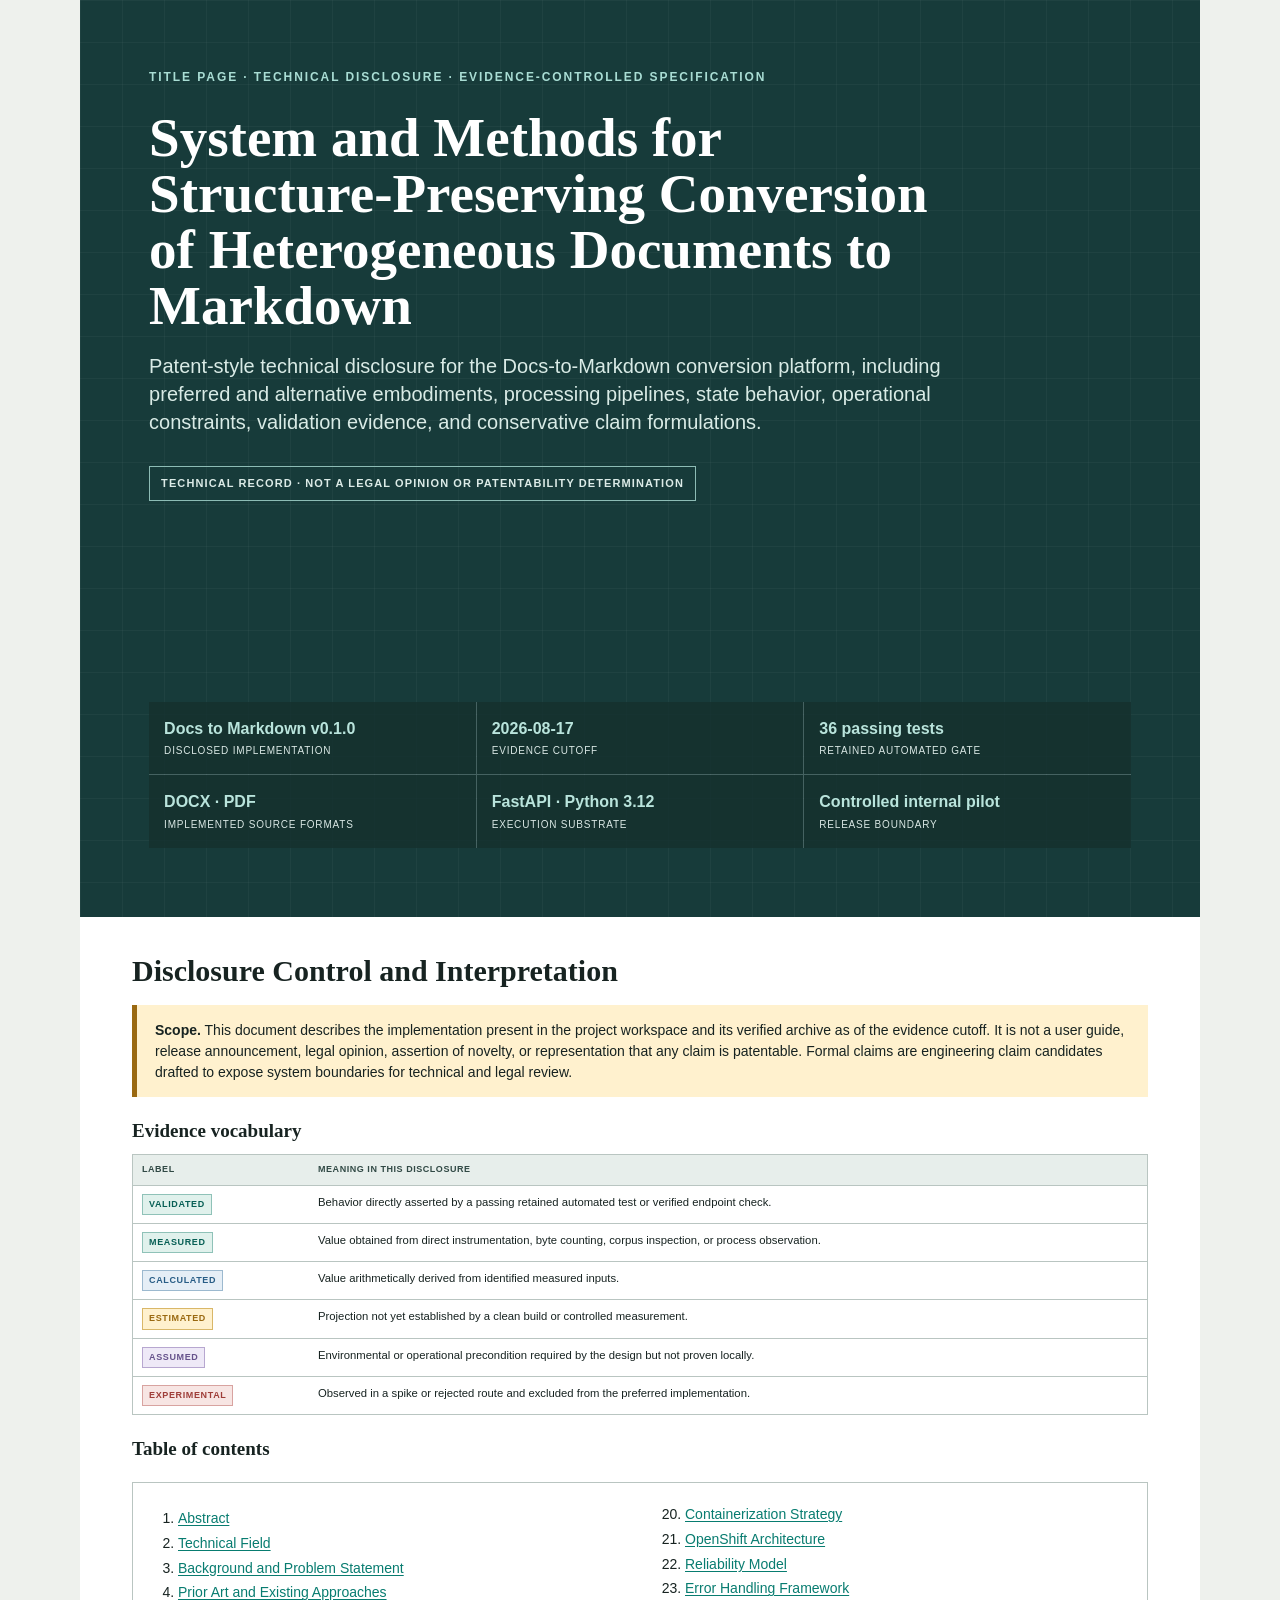
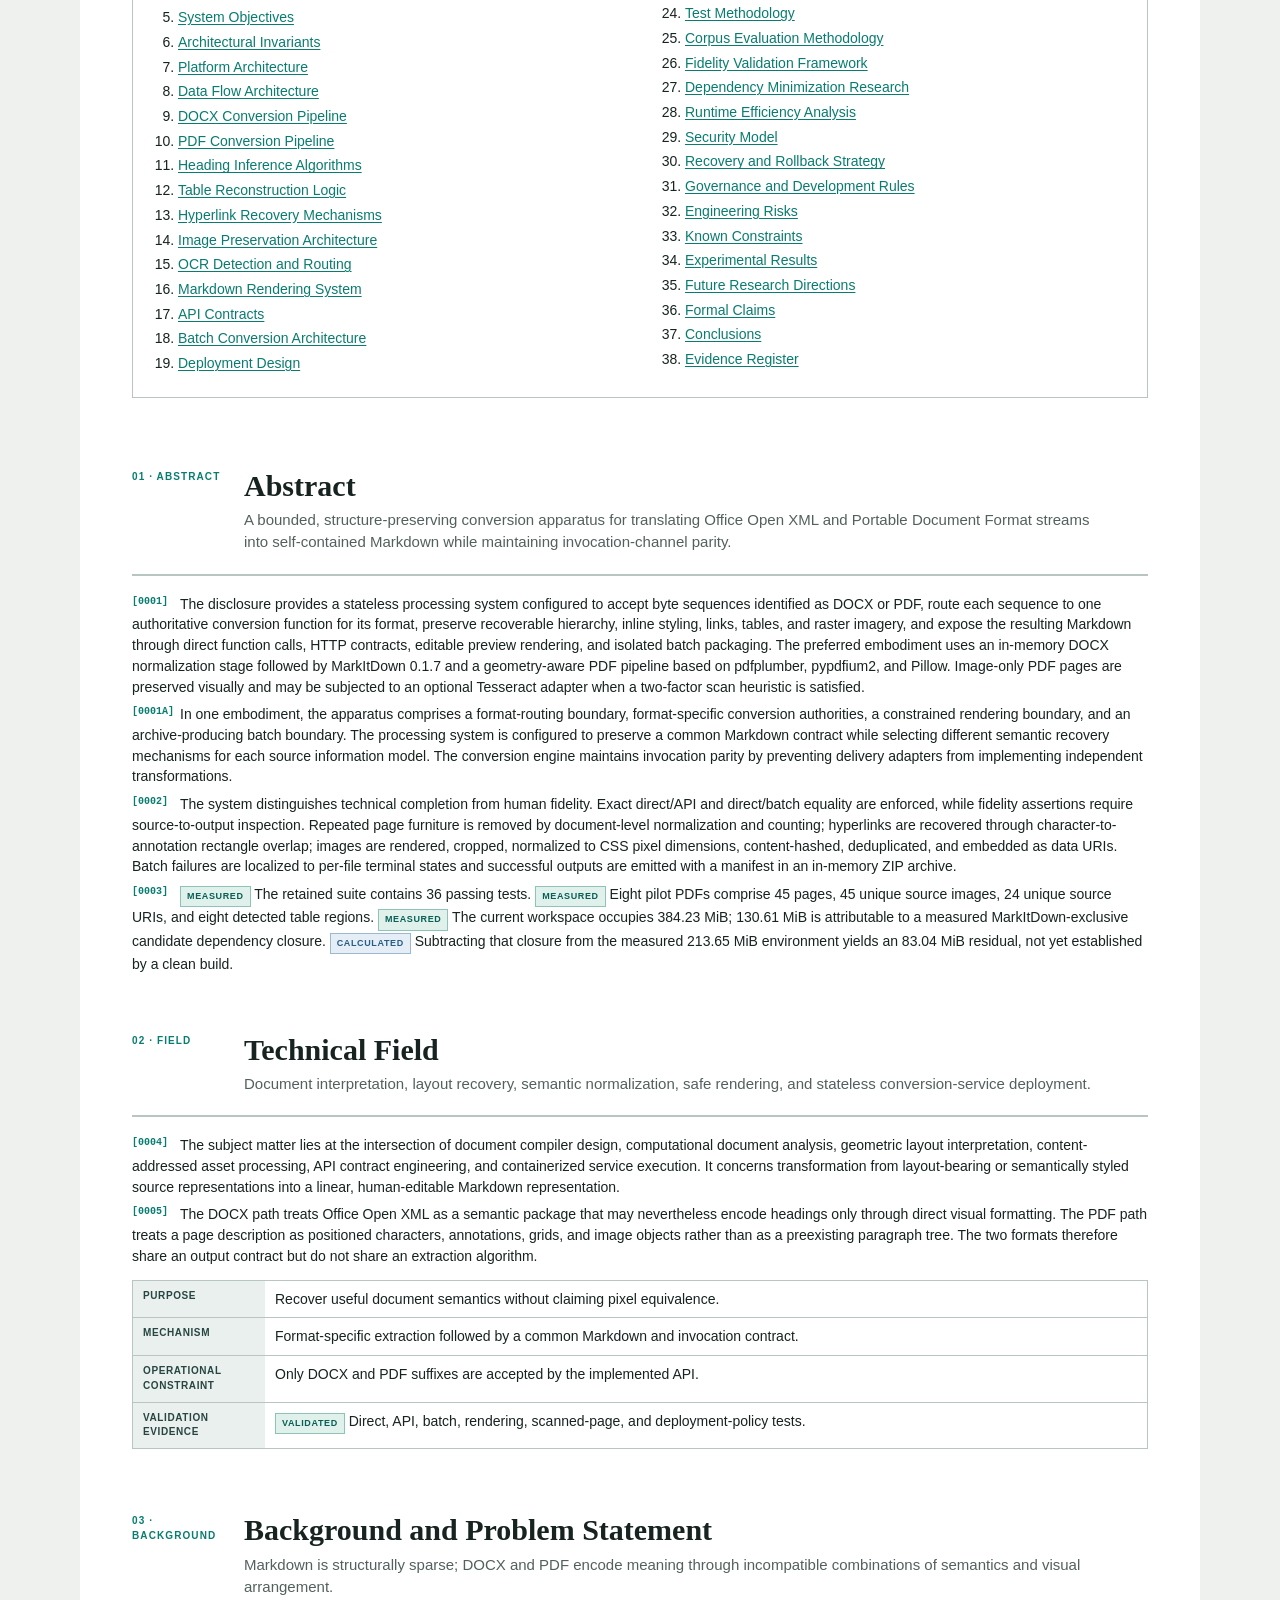
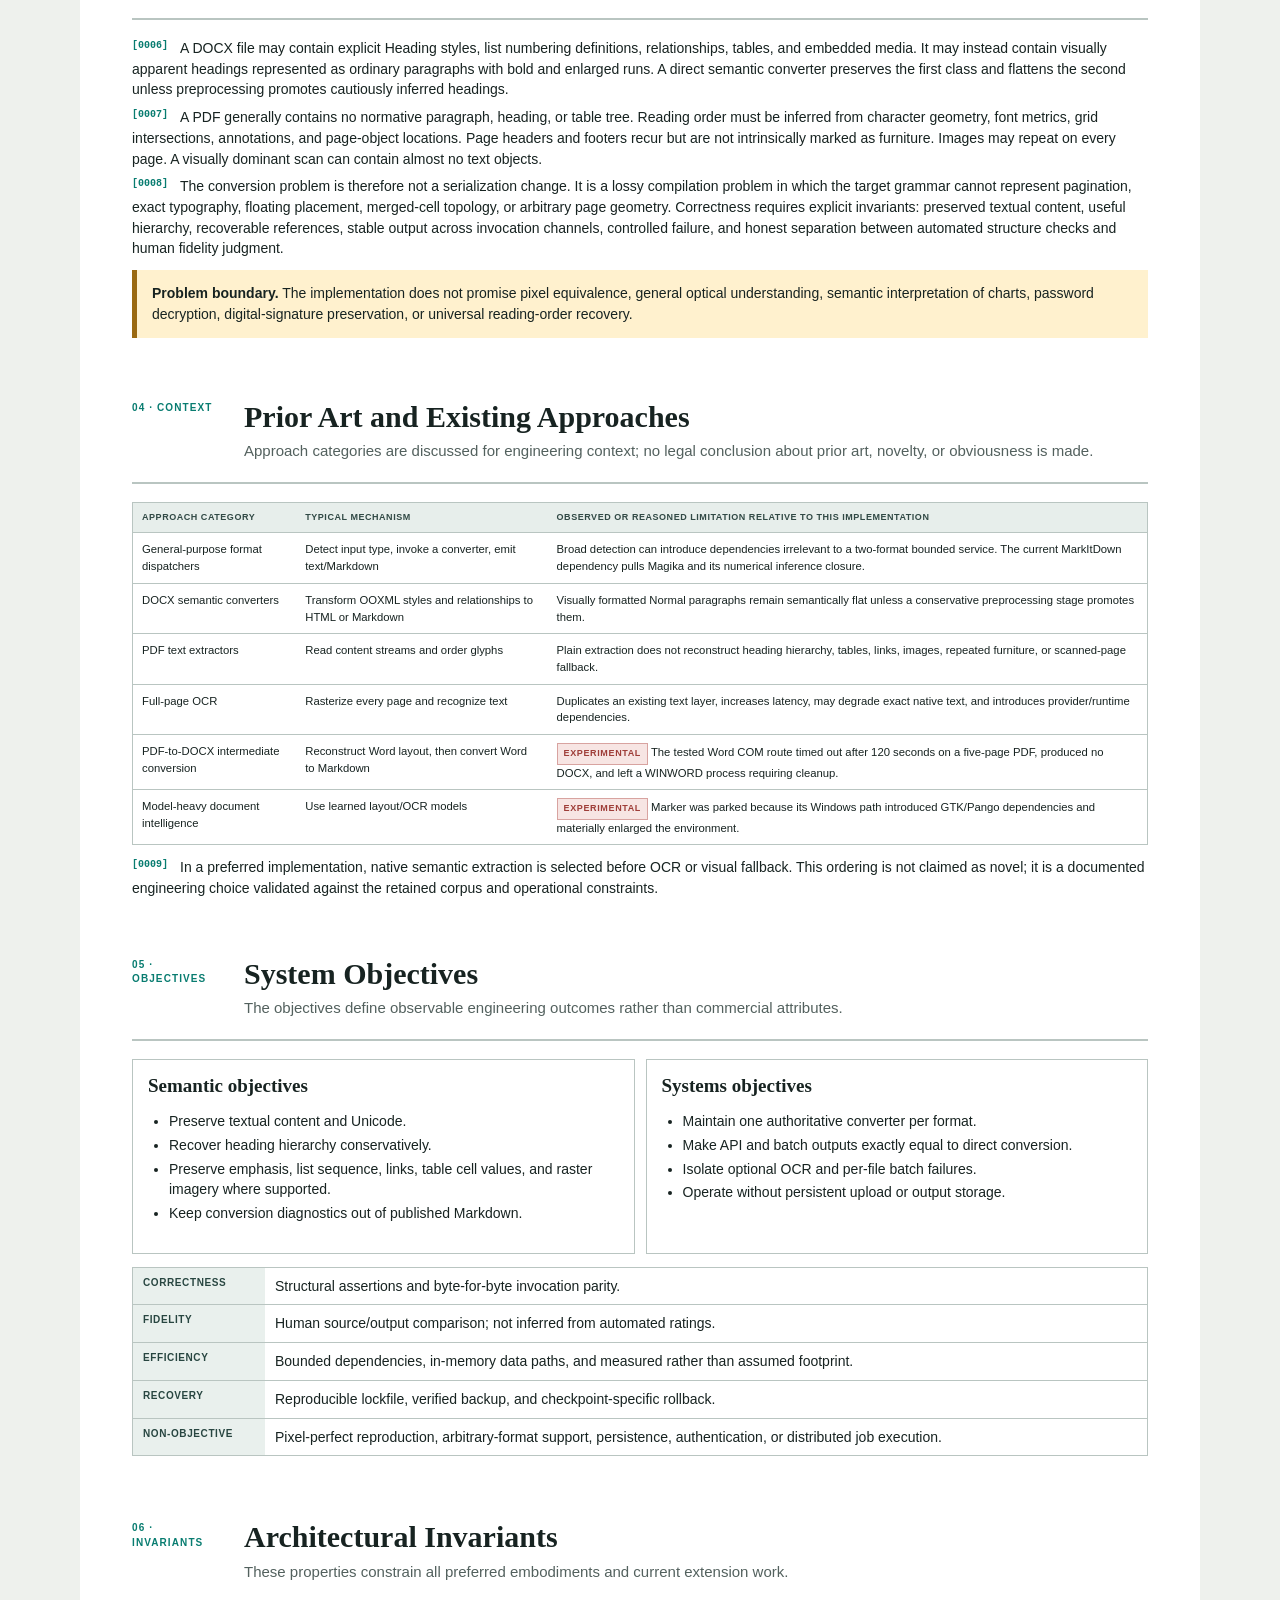
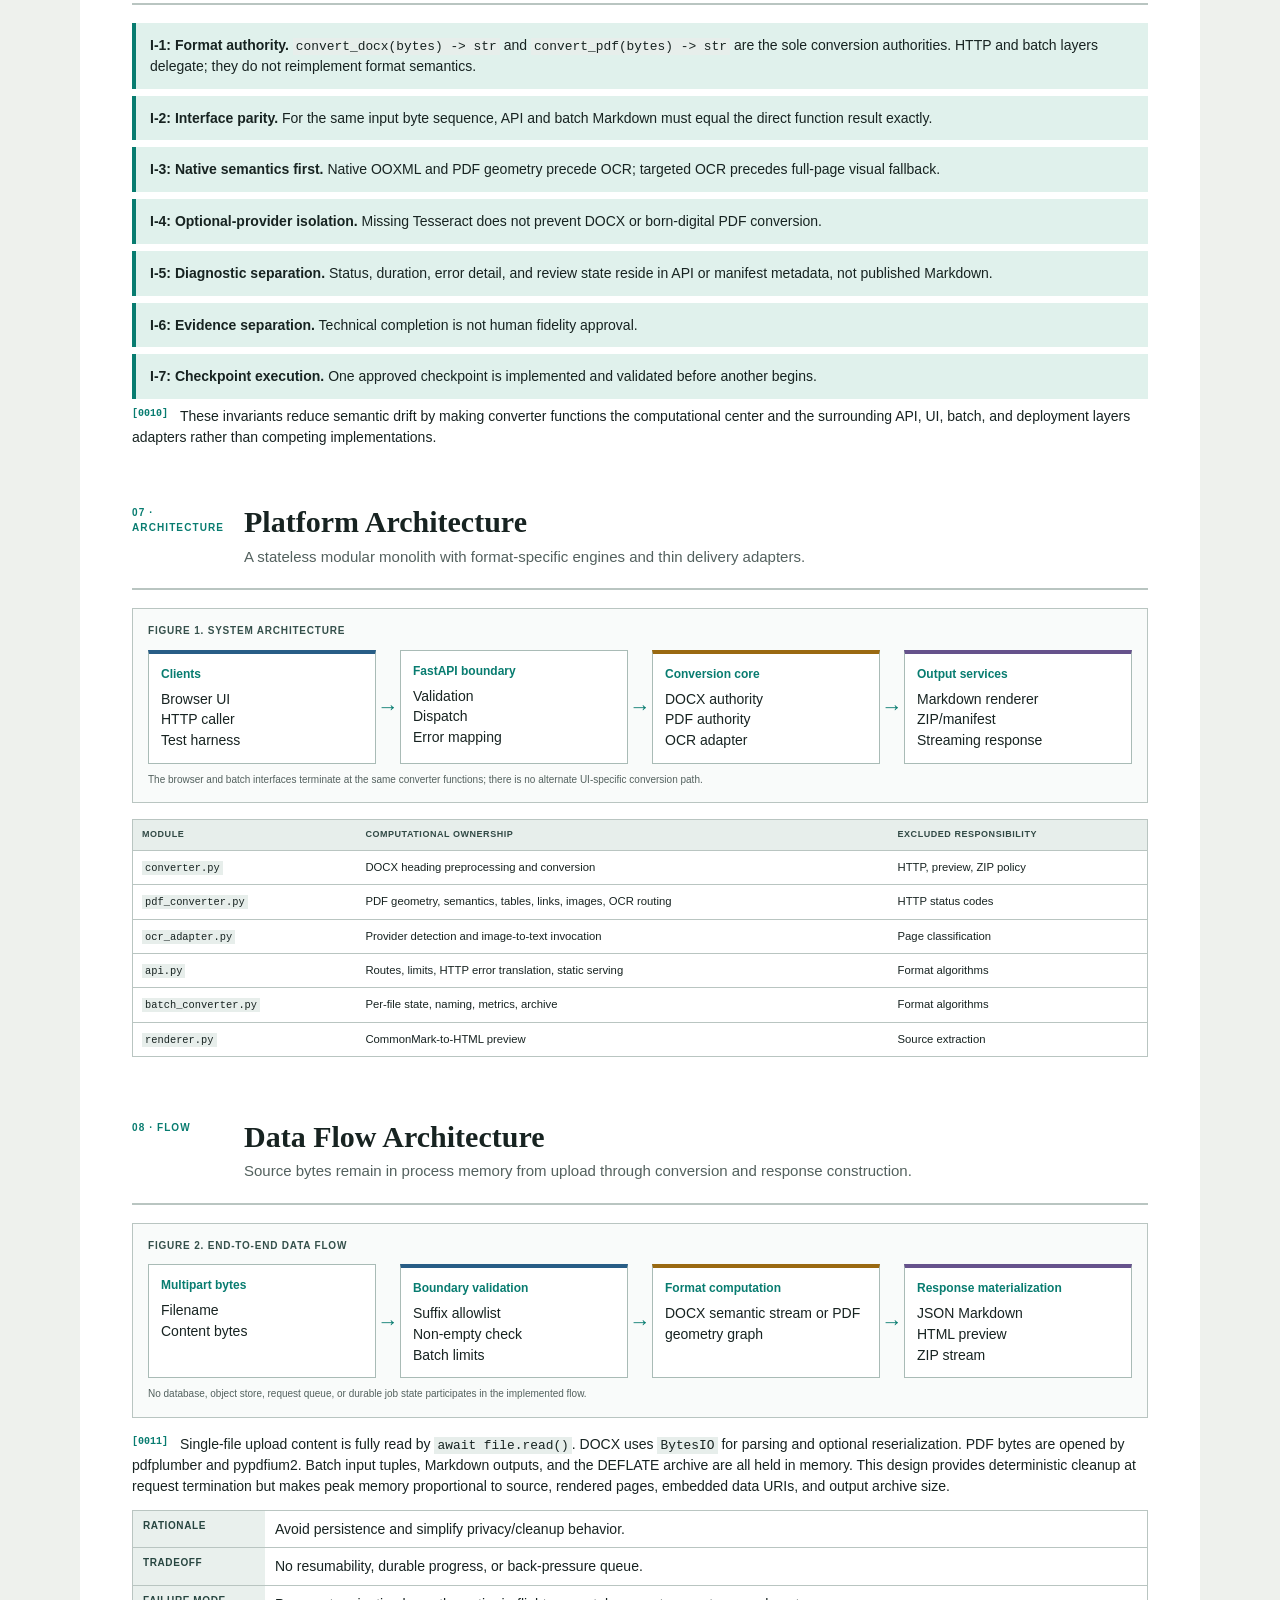
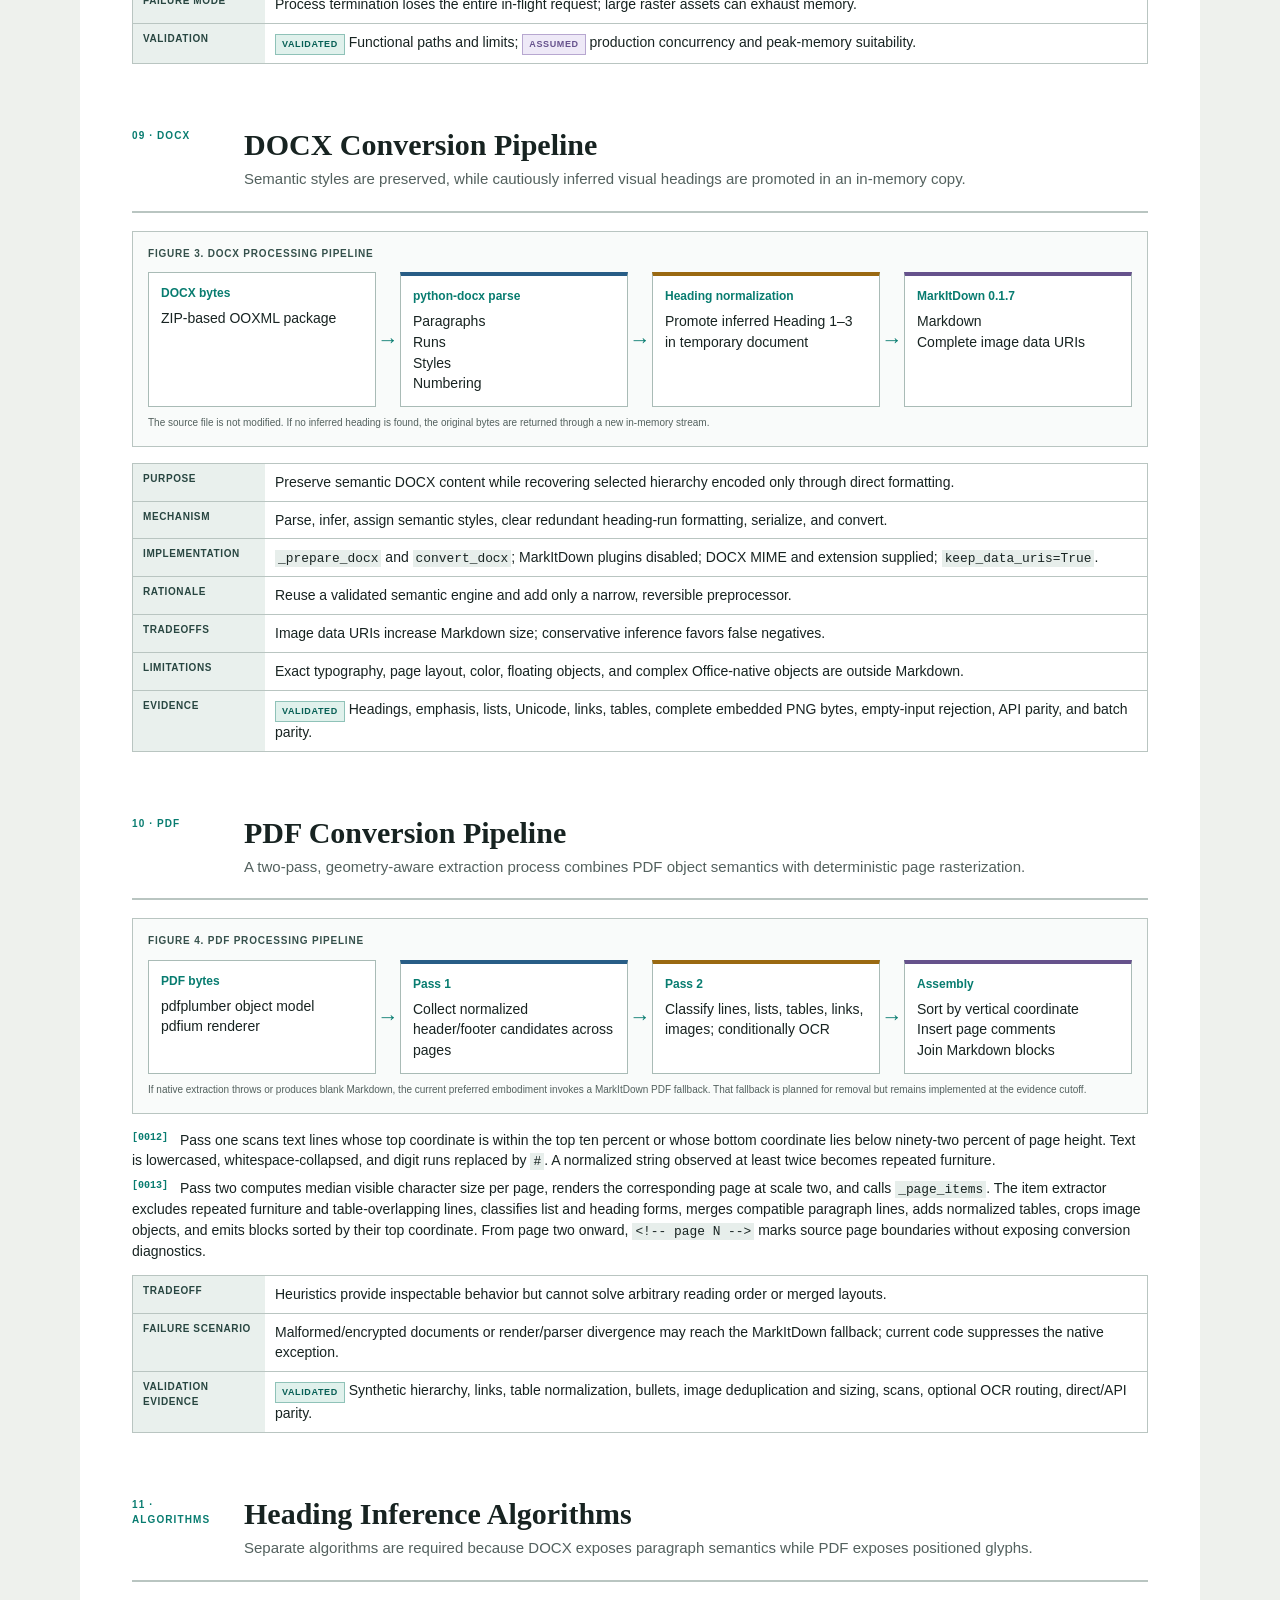
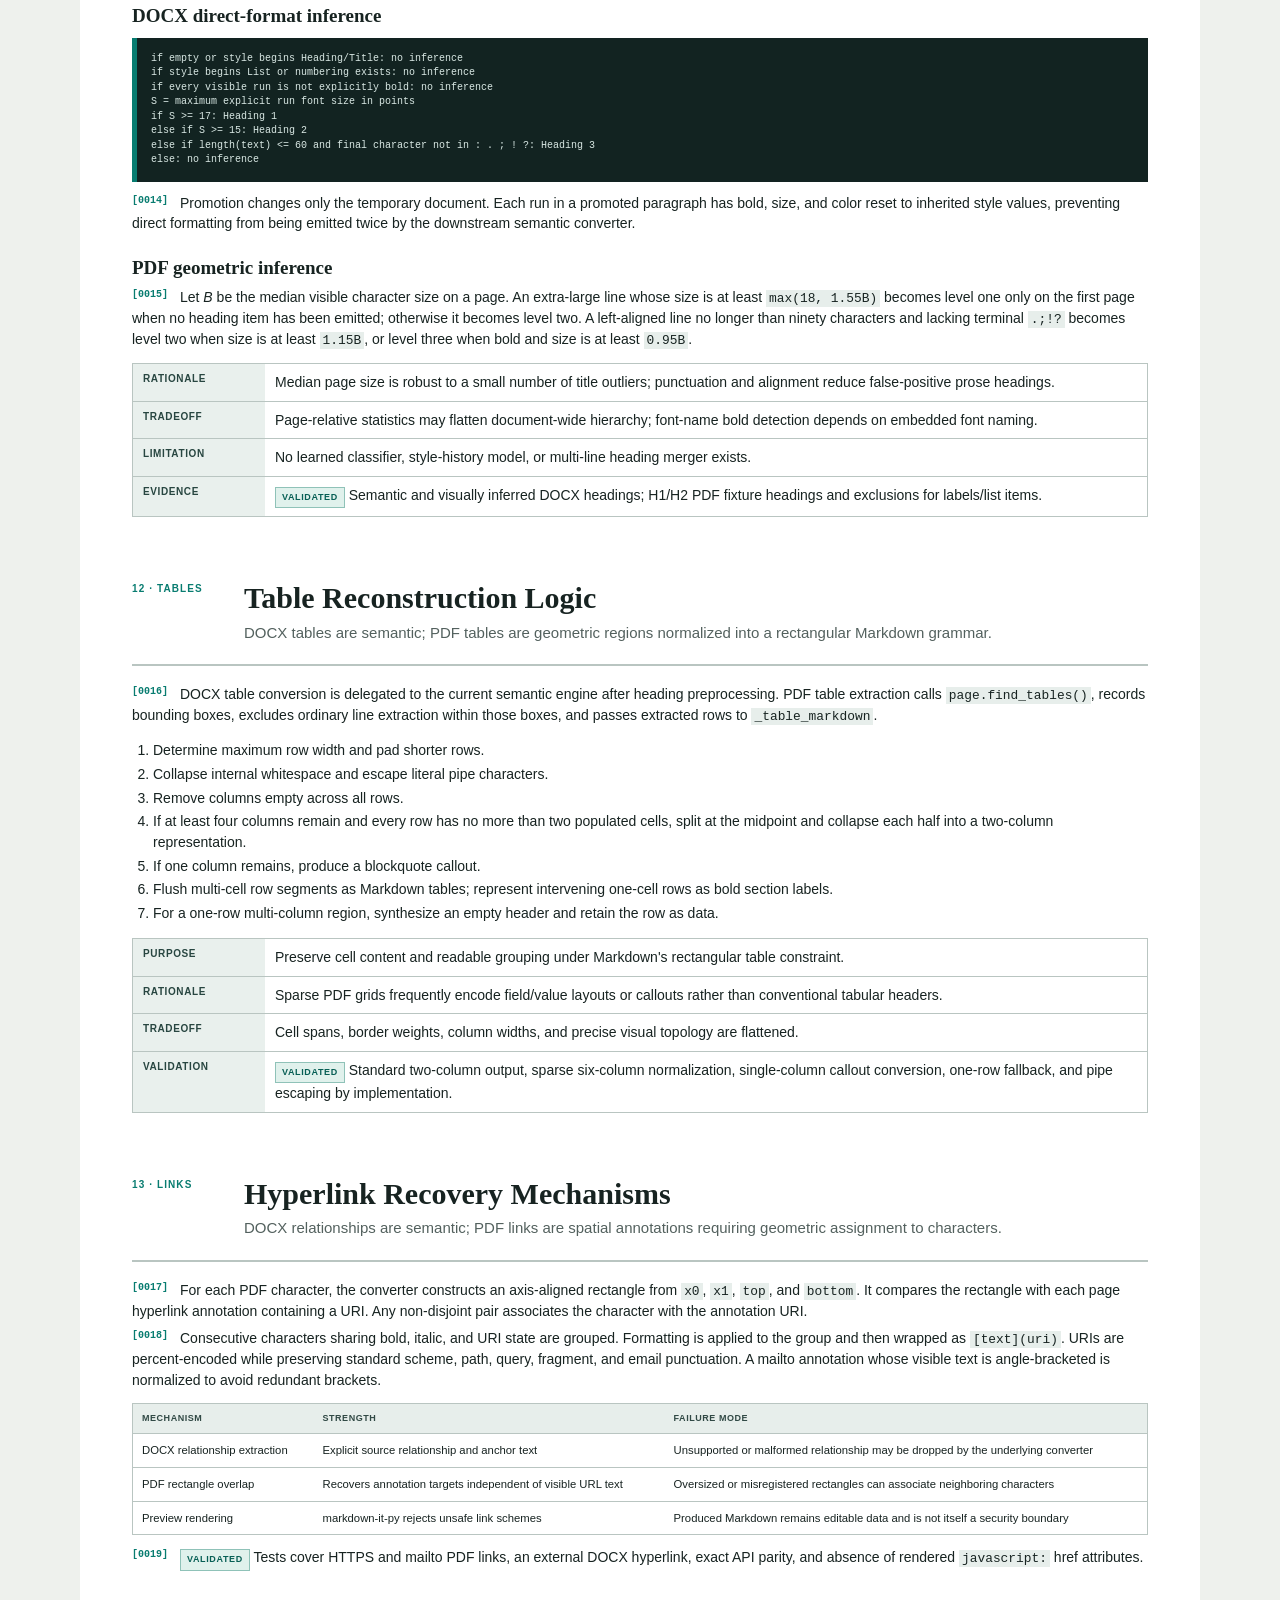
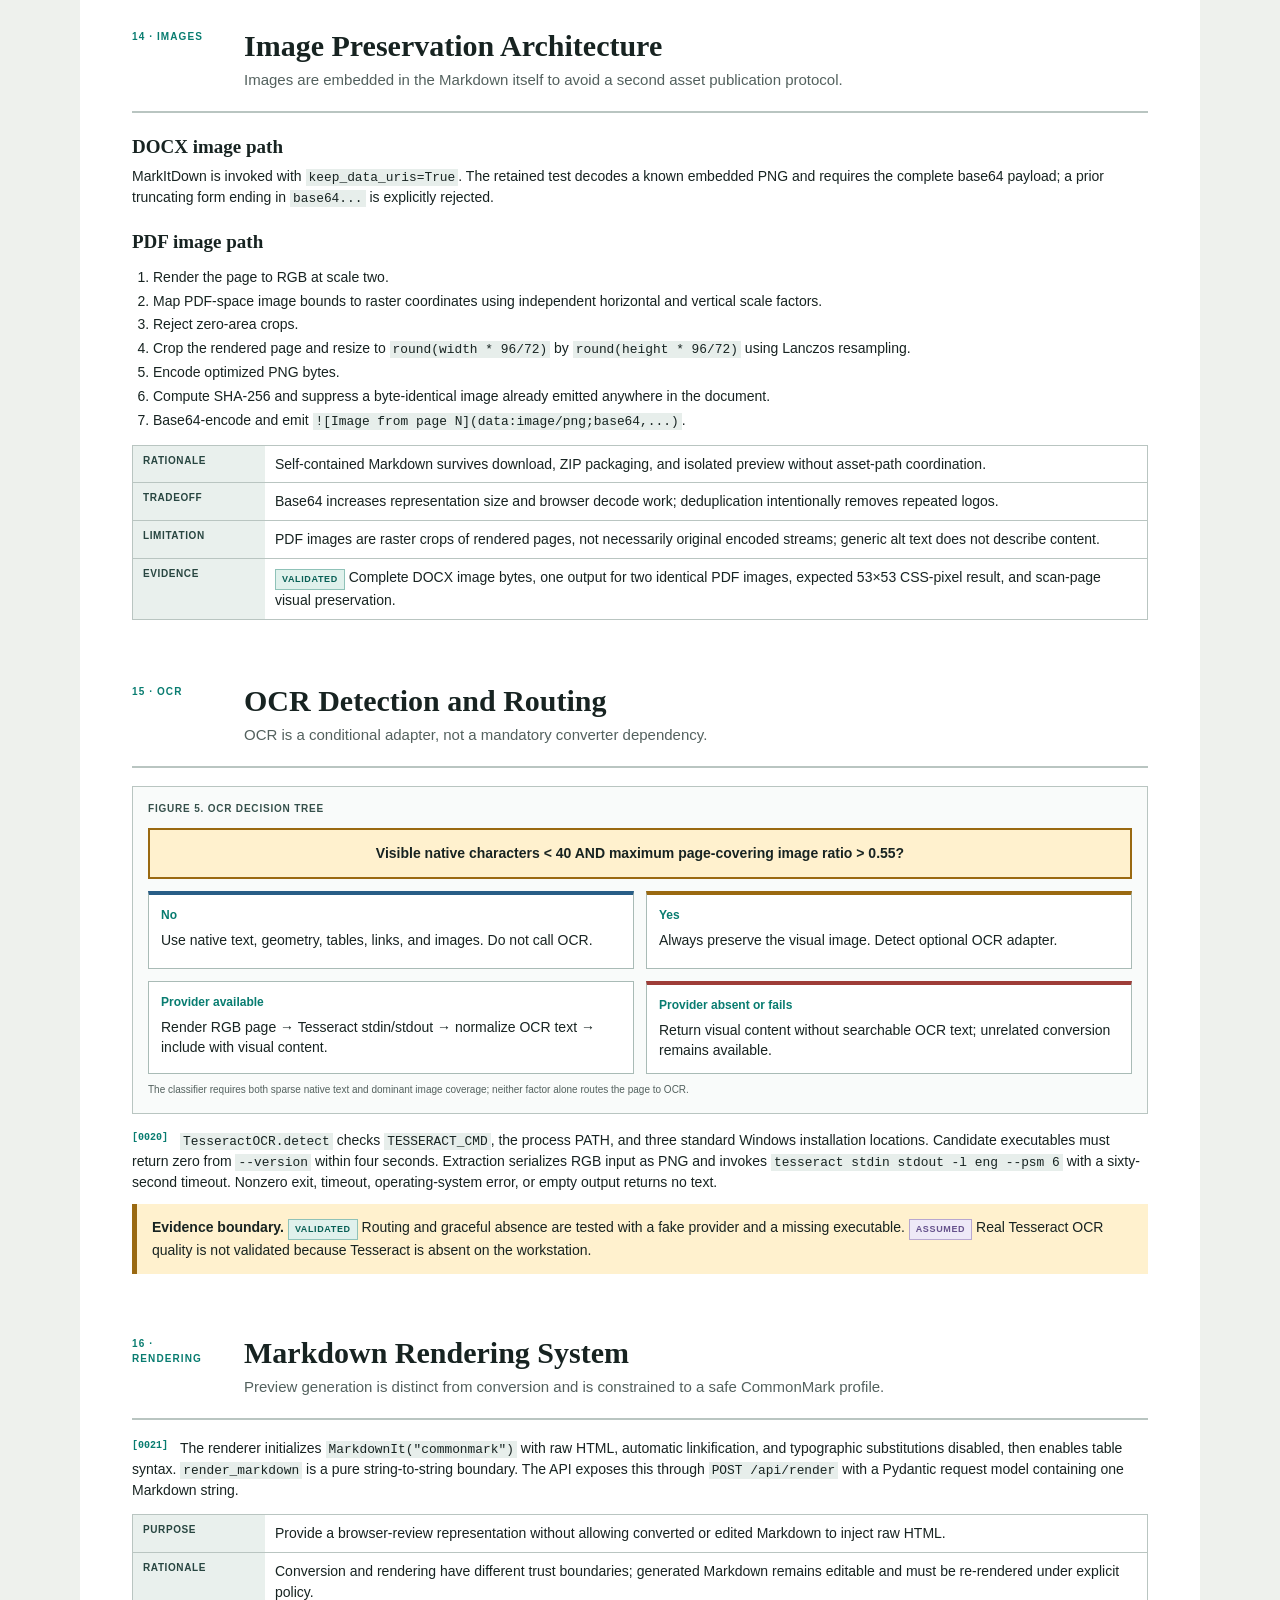
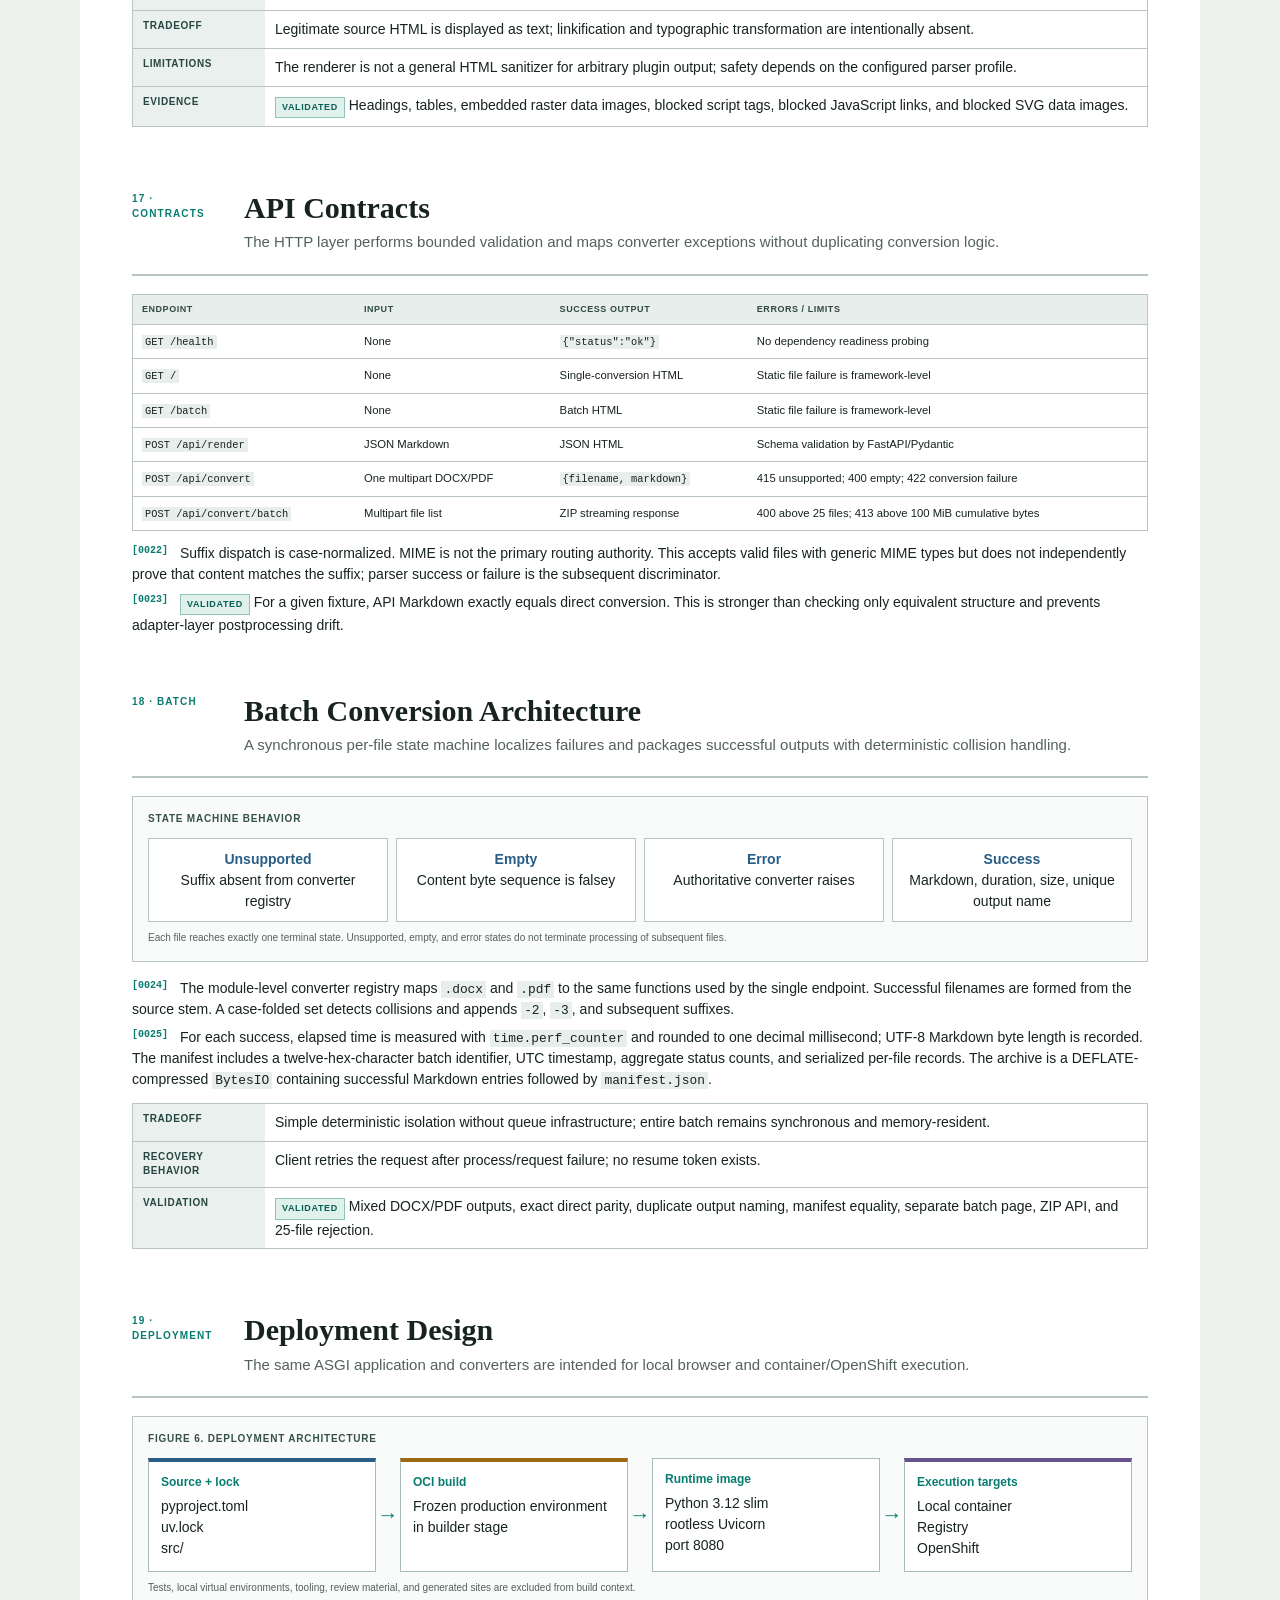
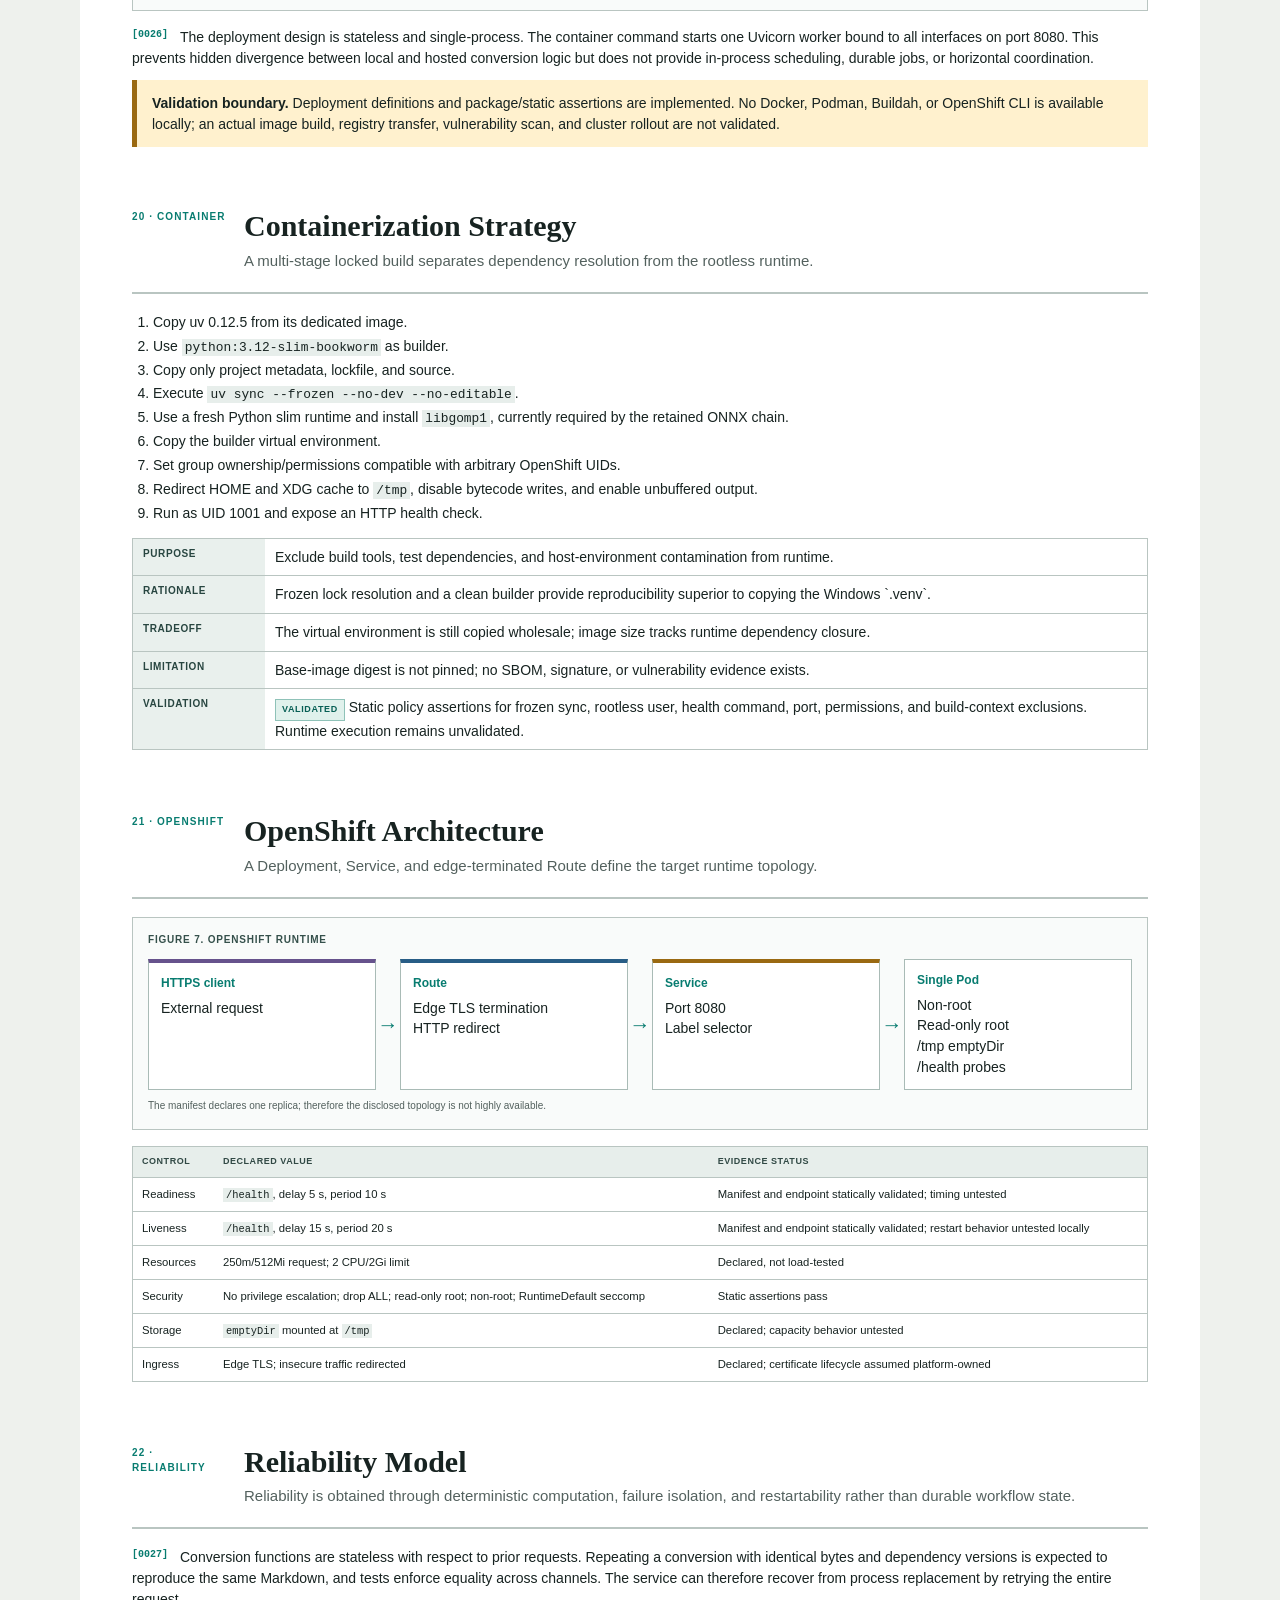
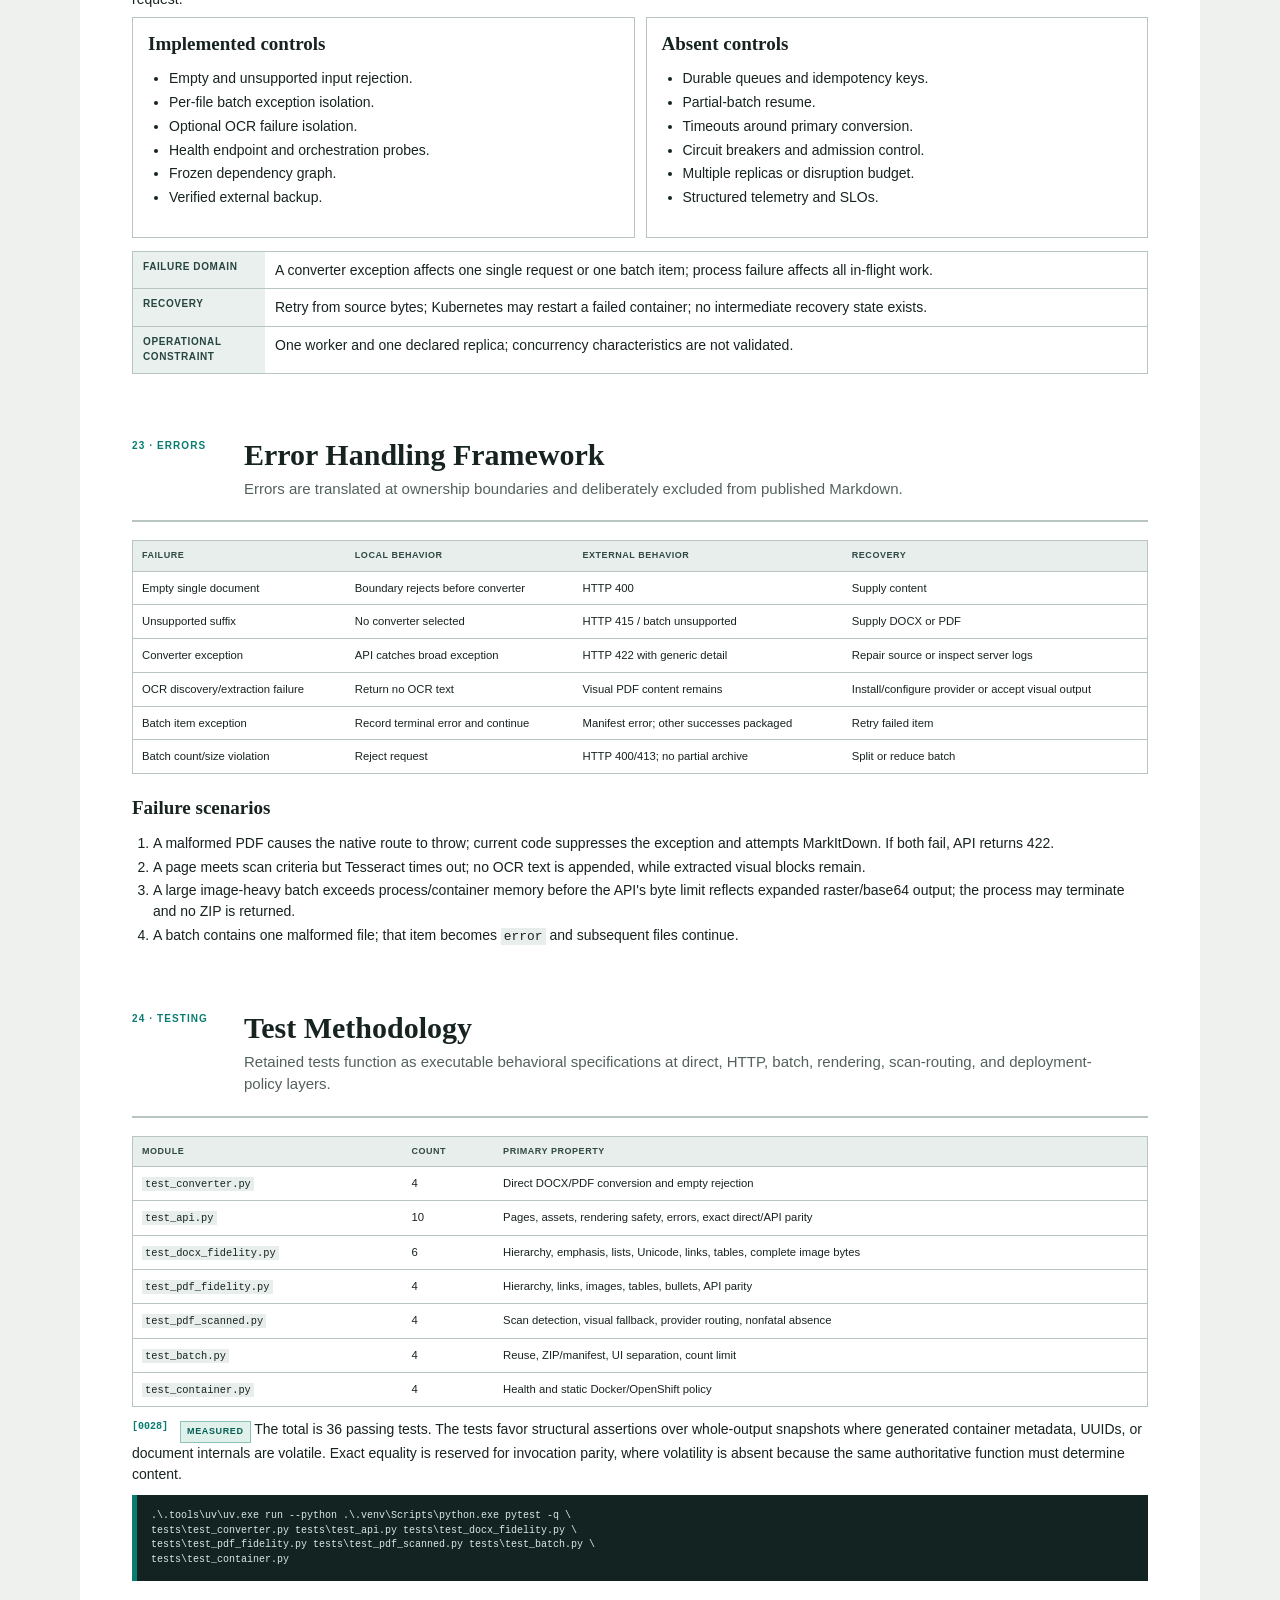
<file: docs/Docs to Markdown - Patent-Style Technical Disclosure.html>
<!doctype html>
<html lang="en">
<head>
<meta charset="utf-8">
<meta name="viewport" content="width=device-width, initial-scale=1">
<title>Docs to Markdown - Patent-Style Technical Disclosure</title>
<style>
  :root{--ink:#172321;--muted:#53615e;--paper:#eef1ed;--white:#fff;--line:#b9c5c1;--deep:#173b3a;--teal:#087c70;--teal-soft:#e0f1ec;--blue:#285d86;--blue-soft:#e5eef6;--gold:#9a6911;--gold-soft:#fff1ce;--red:#9e3d38;--red-soft:#f7e5e3;--violet:#66528c;--violet-soft:#eee9f7;--code:#122321}
  *{box-sizing:border-box}
  html{scroll-behavior:smooth}
  body{margin:0;color:var(--ink);background:var(--paper);font:14px/1.48 Aptos,"Segoe UI",sans-serif;letter-spacing:0}
  .sheet{width:min(1120px,calc(100% - 32px));margin:0 auto;background:var(--white)}
  .inner{padding:0 52px}
  .cover{min-height:9.55in;padding:.72in;display:flex;flex-direction:column;justify-content:space-between;color:white;background:var(--deep);position:relative;overflow:hidden;break-after:page}
  .cover:before{content:"";position:absolute;inset:0;opacity:.15;background-image:linear-gradient(rgba(255,255,255,.25) 1px,transparent 1px),linear-gradient(90deg,rgba(255,255,255,.25) 1px,transparent 1px);background-size:42px 42px}
  .cover>*{position:relative;z-index:1}
  .eyebrow{margin:0;color:#a9ddd4;font-size:12px;font-weight:800;text-transform:uppercase;letter-spacing:.16em}
  .cover h1{max-width:780px;margin:23px 0 18px;font:700 55px/1.02 Georgia,serif;letter-spacing:0}
  .subtitle{max-width:820px;color:#d9ebe6;font-size:20px;line-height:1.4}
  .classification{display:inline-block;margin-top:23px;padding:8px 11px;border:1px solid #8dbcb5;color:#dcebe7;font-size:11px;font-weight:800;text-transform:uppercase;letter-spacing:.1em}
  .cover-grid{display:grid;grid-template-columns:repeat(3,1fr);gap:1px;background:rgba(255,255,255,.2)}
  .cover-grid div{padding:15px;background:rgba(9,38,36,.8)}
  .cover-grid strong{display:block;color:#b9e4dc;font-size:16px}
  .cover-grid span{display:block;margin-top:4px;color:#d9e7e4;font-size:10px;text-transform:uppercase;letter-spacing:.08em}
  h2,h3,h4{font-family:Georgia,serif;letter-spacing:0}
  h2{margin:0;font-size:30px;line-height:1.08}
  h3{margin:23px 0 8px;font-size:19px;line-height:1.15}
  h4{margin:17px 0 6px;font-size:14px}
  p{margin:7px 0}
  a{color:var(--teal);text-underline-offset:2px}
  code,pre{font-family:"Cascadia Code",Consolas,monospace}
  code{padding:1px 3px;background:#e7eeeb;font-size:.92em}
  .front{padding:38px 52px;break-after:page}
  .front h2{margin-bottom:18px}
  .notice{padding:15px 18px;border-left:5px solid var(--gold);background:var(--gold-soft)}
  .toc{columns:2;column-gap:42px;margin-top:22px;padding:21px;border:1px solid var(--line)}
  .toc ol{margin:0;padding-left:24px}
  .toc li{margin:4px 0;break-inside:avoid}
  .chapter{padding:34px 0 18px;break-before:page}
  .chapter-head{display:grid;grid-template-columns:94px 1fr;gap:18px;padding-bottom:13px;margin-bottom:18px;border-bottom:2px solid var(--line)}
  .chapter-no{color:var(--teal);font-size:10px;font-weight:800;text-transform:uppercase;letter-spacing:.11em}
  .lead{max-width:850px;color:var(--muted);font-size:15px}
  .para-no{float:left;min-width:48px;color:var(--teal);font:700 10px/1.5 "Cascadia Code",Consolas,monospace}
  .disclosure{display:grid;grid-template-columns:132px 1fr;border:1px solid var(--line);margin:13px 0;background:#fff;break-inside:avoid}
  .disclosure dt,.disclosure dd{margin:0;padding:8px 10px;border-bottom:1px solid var(--line)}
  .disclosure dt{color:#284641;background:#e9f0ed;font-size:10px;font-weight:800;text-transform:uppercase;letter-spacing:.06em}
  .disclosure dt:last-of-type,.disclosure dd:last-of-type{border-bottom:0}
  .badge{display:inline-block;padding:3px 6px;border:1px solid #8fc2b8;color:#075f55;background:var(--teal-soft);font-size:9px;font-weight:800;text-transform:uppercase;letter-spacing:.07em}
  .badge.calc{color:var(--blue);border-color:#9cb9cf;background:var(--blue-soft)}
  .badge.est{color:var(--gold);border-color:#d9b768;background:var(--gold-soft)}
  .badge.assumed{color:var(--violet);border-color:#b7a7d0;background:var(--violet-soft)}
  .badge.exp{color:var(--red);border-color:#d8a3a0;background:var(--red-soft)}
  .grid-2,.grid-3,.grid-4{display:grid;gap:11px}
  .grid-2{grid-template-columns:repeat(2,minmax(0,1fr))}.grid-3{grid-template-columns:repeat(3,minmax(0,1fr))}.grid-4{grid-template-columns:repeat(4,minmax(0,1fr))}
  .card{padding:15px;border:1px solid var(--line);background:#fff;break-inside:avoid}
  .card h3{margin-top:0}
  .metric{border-top:4px solid var(--teal)}
  .metric strong{display:block;color:var(--teal);font:700 27px/1 Georgia,serif}
  .metric span{display:block;margin-top:7px;font-weight:800}
  .metric small{display:block;margin-top:5px;color:var(--muted)}
  .table-wrap{margin:12px 0;border:1px solid var(--line);overflow:hidden;break-inside:avoid}
  table{width:100%;border-collapse:collapse;font-size:11.3px}
  th,td{padding:8px 9px;text-align:left;vertical-align:top;border-bottom:1px solid var(--line)}
  th{color:#314945;background:#e7eeeb;font-size:9px;text-transform:uppercase;letter-spacing:.06em}
  tbody tr:last-child td{border-bottom:0}
  ul,ol{padding-left:21px}li{margin:3px 0}
  pre{margin:11px 0;padding:14px;color:#d9e8e4;background:var(--code);border-left:5px solid var(--teal);font-size:10px;line-height:1.45;white-space:pre-wrap;overflow-wrap:anywhere;break-inside:avoid}
  .invariant{padding:12px 14px;margin:7px 0;border-left:4px solid var(--teal);background:var(--teal-soft);break-inside:avoid}
  .warning{padding:13px 15px;margin:11px 0;border-left:5px solid var(--gold);background:var(--gold-soft);break-inside:avoid}
  .danger{padding:13px 15px;margin:11px 0;border-left:5px solid var(--red);background:var(--red-soft);break-inside:avoid}
  .figure{margin:16px 0;padding:15px;border:1px solid var(--line);background:#f9fbfa;break-inside:avoid}
  .figure-title{margin:0 0 11px;color:#35504b;font-size:10px;font-weight:800;text-transform:uppercase;letter-spacing:.08em}
  .flow{display:grid;grid-template-columns:1fr 28px 1fr 28px 1fr;align-items:stretch}
  .flow.four{grid-template-columns:1fr 24px 1fr 24px 1fr 24px 1fr}
  .node{min-height:78px;padding:12px;border:1px solid #a9bbb6;background:#fff}
  .node strong{display:block;margin-bottom:5px;color:var(--teal);font-size:12px}
  .node.blue{border-top:4px solid var(--blue)}.node.gold{border-top:4px solid var(--gold)}.node.red{border-top:4px solid var(--red)}.node.violet{border-top:4px solid var(--violet)}
  .arrow{display:grid;place-items:center;color:var(--teal);font-size:21px;font-weight:800}
  .branch{display:grid;grid-template-columns:1fr 1fr;gap:12px}
  .decision-node{padding:13px;border:2px solid var(--gold);background:var(--gold-soft);text-align:center;font-weight:800}
  .caption{margin:9px 0 0;color:var(--muted);font-size:10px}
  .state{display:grid;grid-template-columns:repeat(4,1fr);gap:8px}
  .state div{padding:10px;border:1px solid var(--line);background:#fff;text-align:center}
  .state strong{display:block;color:var(--blue)}
  .claim{margin:10px 0;padding:12px 14px;border-left:4px solid var(--blue);background:var(--blue-soft);break-inside:avoid}
  .claim strong{color:var(--blue)}
  .claim.dep{margin-left:23px;border-left-color:var(--teal);background:var(--teal-soft)}
  .evidence-register td:first-child{white-space:nowrap;font-family:"Cascadia Code",Consolas,monospace}
  .footer-note{margin-top:28px;padding-top:12px;border-top:1px solid var(--line);color:var(--muted);font-size:10px}
  @media(max-width:800px){.sheet{width:100%}.inner{padding:0 20px}.cover{padding:35px;min-height:680px}.cover h1{font-size:42px}.cover-grid,.grid-4,.grid-3,.grid-2,.flow,.flow.four,.state,.branch{grid-template-columns:1fr}.arrow{min-height:26px;transform:rotate(90deg)}.toc{columns:1}.chapter-head{grid-template-columns:1fr}.disclosure{grid-template-columns:1fr}.disclosure dt{border-bottom:0}}
  @page{size:Letter;margin:.55in .55in .62in}
  @media print{
    body{background:#fff;font-size:8.7pt;line-height:1.36;-webkit-print-color-adjust:exact;print-color-adjust:exact}
    .sheet{width:100%}.inner{padding:0}.cover{min-height:9.55in;padding:.5in}.cover h1{font-size:40pt}.cover .subtitle{font-size:13pt}.cover-grid{grid-template-columns:repeat(3,1fr)}.cover-grid div{padding:11px}.front{padding:0}
    .chapter{padding:0}.chapter-head{break-after:avoid}.card,.disclosure,.figure,.table-wrap,.invariant,.warning,.danger,.claim,pre{break-inside:avoid}
    h2{font-size:21pt}h3{font-size:13.5pt}a{color:inherit;text-decoration:none}.footer-note{display:none}
  }
</style>
</head>
<body>
<div class="sheet">
  <header class="cover">
    <div>
      <p class="eyebrow">Title Page · Technical disclosure · evidence-controlled specification</p>
      <h1>System and Methods for Structure-Preserving Conversion of Heterogeneous Documents to Markdown</h1>
      <p class="subtitle">Patent-style technical disclosure for the Docs-to-Markdown conversion platform, including preferred and alternative embodiments, processing pipelines, state behavior, operational constraints, validation evidence, and conservative claim formulations.</p>
      <span class="classification">Technical record · not a legal opinion or patentability determination</span>
    </div>
    <div class="cover-grid">
      <div><strong>Docs to Markdown v0.1.0</strong><span>Disclosed implementation</span></div>
      <div><strong>2026-08-17</strong><span>Evidence cutoff</span></div>
      <div><strong>36 passing tests</strong><span>Retained automated gate</span></div>
      <div><strong>DOCX · PDF</strong><span>Implemented source formats</span></div>
      <div><strong>FastAPI · Python 3.12</strong><span>Execution substrate</span></div>
      <div><strong>Controlled internal pilot</strong><span>Release boundary</span></div>
    </div>
  </header>

  <div class="front">
    <h2>Disclosure Control and Interpretation</h2>
    <div class="notice"><strong>Scope.</strong> This document describes the implementation present in the project workspace and its verified archive as of the evidence cutoff. It is not a user guide, release announcement, legal opinion, assertion of novelty, or representation that any claim is patentable. Formal claims are engineering claim candidates drafted to expose system boundaries for technical and legal review.</div>
    <h3>Evidence vocabulary</h3>
    <div class="table-wrap"><table><thead><tr><th>Label</th><th>Meaning in this disclosure</th></tr></thead><tbody>
      <tr><td><span class="badge">Validated</span></td><td>Behavior directly asserted by a passing retained automated test or verified endpoint check.</td></tr>
      <tr><td><span class="badge">Measured</span></td><td>Value obtained from direct instrumentation, byte counting, corpus inspection, or process observation.</td></tr>
      <tr><td><span class="badge calc">Calculated</span></td><td>Value arithmetically derived from identified measured inputs.</td></tr>
      <tr><td><span class="badge est">Estimated</span></td><td>Projection not yet established by a clean build or controlled measurement.</td></tr>
      <tr><td><span class="badge assumed">Assumed</span></td><td>Environmental or operational precondition required by the design but not proven locally.</td></tr>
      <tr><td><span class="badge exp">Experimental</span></td><td>Observed in a spike or rejected route and excluded from the preferred implementation.</td></tr>
    </tbody></table></div>
    <h3>Table of contents</h3>
    <nav class="toc"><ol>
      <li><a href="#abstract">Abstract</a></li><li><a href="#field">Technical Field</a></li><li><a href="#background">Background and Problem Statement</a></li><li><a href="#prior-art">Prior Art and Existing Approaches</a></li><li><a href="#objectives">System Objectives</a></li><li><a href="#invariants">Architectural Invariants</a></li><li><a href="#platform">Platform Architecture</a></li><li><a href="#data-flow">Data Flow Architecture</a></li><li><a href="#docx">DOCX Conversion Pipeline</a></li><li><a href="#pdf">PDF Conversion Pipeline</a></li><li><a href="#heading">Heading Inference Algorithms</a></li><li><a href="#tables">Table Reconstruction Logic</a></li><li><a href="#links">Hyperlink Recovery Mechanisms</a></li><li><a href="#images">Image Preservation Architecture</a></li><li><a href="#ocr">OCR Detection and Routing</a></li><li><a href="#rendering">Markdown Rendering System</a></li><li><a href="#api">API Contracts</a></li><li><a href="#batch">Batch Conversion Architecture</a></li><li><a href="#deployment">Deployment Design</a></li><li><a href="#container">Containerization Strategy</a></li><li><a href="#openshift">OpenShift Architecture</a></li><li><a href="#reliability">Reliability Model</a></li><li><a href="#errors">Error Handling Framework</a></li><li><a href="#tests">Test Methodology</a></li><li><a href="#corpus">Corpus Evaluation Methodology</a></li><li><a href="#fidelity">Fidelity Validation Framework</a></li><li><a href="#dependencies">Dependency Minimization Research</a></li><li><a href="#runtime">Runtime Efficiency Analysis</a></li><li><a href="#security">Security Model</a></li><li><a href="#recovery">Recovery and Rollback Strategy</a></li><li><a href="#governance">Governance and Development Rules</a></li><li><a href="#risks">Engineering Risks</a></li><li><a href="#constraints">Known Constraints</a></li><li><a href="#results">Experimental Results</a></li><li><a href="#future">Future Research Directions</a></li><li><a href="#claims">Formal Claims</a></li><li><a href="#conclusion">Conclusions</a></li><li><a href="#evidence">Evidence Register</a></li>
    </ol></nav>
  </div>

  <main class="inner">
    <section class="chapter" id="abstract">
      <div class="chapter-head"><span class="chapter-no">01 · Abstract</span><div><h2>Abstract</h2><p class="lead">A bounded, structure-preserving conversion apparatus for translating Office Open XML and Portable Document Format streams into self-contained Markdown while maintaining invocation-channel parity.</p></div></div>
      <p><span class="para-no">[0001]</span>The disclosure provides a stateless processing system configured to accept byte sequences identified as DOCX or PDF, route each sequence to one authoritative conversion function for its format, preserve recoverable hierarchy, inline styling, links, tables, and raster imagery, and expose the resulting Markdown through direct function calls, HTTP contracts, editable preview rendering, and isolated batch packaging. The preferred embodiment uses an in-memory DOCX normalization stage followed by MarkItDown 0.1.7 and a geometry-aware PDF pipeline based on pdfplumber, pypdfium2, and Pillow. Image-only PDF pages are preserved visually and may be subjected to an optional Tesseract adapter when a two-factor scan heuristic is satisfied.</p>
      <p><span class="para-no">[0001A]</span>In one embodiment, the apparatus comprises a format-routing boundary, format-specific conversion authorities, a constrained rendering boundary, and an archive-producing batch boundary. The processing system is configured to preserve a common Markdown contract while selecting different semantic recovery mechanisms for each source information model. The conversion engine maintains invocation parity by preventing delivery adapters from implementing independent transformations.</p>
      <p><span class="para-no">[0002]</span>The system distinguishes technical completion from human fidelity. Exact direct/API and direct/batch equality are enforced, while fidelity assertions require source-to-output inspection. Repeated page furniture is removed by document-level normalization and counting; hyperlinks are recovered through character-to-annotation rectangle overlap; images are rendered, cropped, normalized to CSS pixel dimensions, content-hashed, deduplicated, and embedded as data URIs. Batch failures are localized to per-file terminal states and successful outputs are emitted with a manifest in an in-memory ZIP archive.</p>
      <p><span class="para-no">[0003]</span><span class="badge">Measured</span> The retained suite contains 36 passing tests. <span class="badge">Measured</span> Eight pilot PDFs comprise 45 pages, 45 unique source images, 24 unique source URIs, and eight detected table regions. <span class="badge">Measured</span> The current workspace occupies 384.23 MiB; 130.61 MiB is attributable to a measured MarkItDown-exclusive candidate dependency closure. <span class="badge calc">Calculated</span> Subtracting that closure from the measured 213.65 MiB environment yields an 83.04 MiB residual, not yet established by a clean build.</p>
    </section>

    <section class="chapter" id="field">
      <div class="chapter-head"><span class="chapter-no">02 · Field</span><div><h2>Technical Field</h2><p class="lead">Document interpretation, layout recovery, semantic normalization, safe rendering, and stateless conversion-service deployment.</p></div></div>
      <p><span class="para-no">[0004]</span>The subject matter lies at the intersection of document compiler design, computational document analysis, geometric layout interpretation, content-addressed asset processing, API contract engineering, and containerized service execution. It concerns transformation from layout-bearing or semantically styled source representations into a linear, human-editable Markdown representation.</p>
      <p><span class="para-no">[0005]</span>The DOCX path treats Office Open XML as a semantic package that may nevertheless encode headings only through direct visual formatting. The PDF path treats a page description as positioned characters, annotations, grids, and image objects rather than as a preexisting paragraph tree. The two formats therefore share an output contract but do not share an extraction algorithm.</p>
      <dl class="disclosure"><dt>Purpose</dt><dd>Recover useful document semantics without claiming pixel equivalence.</dd><dt>Mechanism</dt><dd>Format-specific extraction followed by a common Markdown and invocation contract.</dd><dt>Operational constraint</dt><dd>Only DOCX and PDF suffixes are accepted by the implemented API.</dd><dt>Validation evidence</dt><dd><span class="badge">Validated</span> Direct, API, batch, rendering, scanned-page, and deployment-policy tests.</dd></dl>
    </section>

    <section class="chapter" id="background">
      <div class="chapter-head"><span class="chapter-no">03 · Background</span><div><h2>Background and Problem Statement</h2><p class="lead">Markdown is structurally sparse; DOCX and PDF encode meaning through incompatible combinations of semantics and visual arrangement.</p></div></div>
      <p><span class="para-no">[0006]</span>A DOCX file may contain explicit Heading styles, list numbering definitions, relationships, tables, and embedded media. It may instead contain visually apparent headings represented as ordinary paragraphs with bold and enlarged runs. A direct semantic converter preserves the first class and flattens the second unless preprocessing promotes cautiously inferred headings.</p>
      <p><span class="para-no">[0007]</span>A PDF generally contains no normative paragraph, heading, or table tree. Reading order must be inferred from character geometry, font metrics, grid intersections, annotations, and page-object locations. Page headers and footers recur but are not intrinsically marked as furniture. Images may repeat on every page. A visually dominant scan can contain almost no text objects.</p>
      <p><span class="para-no">[0008]</span>The conversion problem is therefore not a serialization change. It is a lossy compilation problem in which the target grammar cannot represent pagination, exact typography, floating placement, merged-cell topology, or arbitrary page geometry. Correctness requires explicit invariants: preserved textual content, useful hierarchy, recoverable references, stable output across invocation channels, controlled failure, and honest separation between automated structure checks and human fidelity judgment.</p>
      <div class="warning"><strong>Problem boundary.</strong> The implementation does not promise pixel equivalence, general optical understanding, semantic interpretation of charts, password decryption, digital-signature preservation, or universal reading-order recovery.</div>
    </section>

    <section class="chapter" id="prior-art">
      <div class="chapter-head"><span class="chapter-no">04 · Context</span><div><h2>Prior Art and Existing Approaches</h2><p class="lead">Approach categories are discussed for engineering context; no legal conclusion about prior art, novelty, or obviousness is made.</p></div></div>
      <div class="table-wrap"><table><thead><tr><th>Approach category</th><th>Typical mechanism</th><th>Observed or reasoned limitation relative to this implementation</th></tr></thead><tbody>
        <tr><td>General-purpose format dispatchers</td><td>Detect input type, invoke a converter, emit text/Markdown</td><td>Broad detection can introduce dependencies irrelevant to a two-format bounded service. The current MarkItDown dependency pulls Magika and its numerical inference closure.</td></tr>
        <tr><td>DOCX semantic converters</td><td>Transform OOXML styles and relationships to HTML or Markdown</td><td>Visually formatted Normal paragraphs remain semantically flat unless a conservative preprocessing stage promotes them.</td></tr>
        <tr><td>PDF text extractors</td><td>Read content streams and order glyphs</td><td>Plain extraction does not reconstruct heading hierarchy, tables, links, images, repeated furniture, or scanned-page fallback.</td></tr>
        <tr><td>Full-page OCR</td><td>Rasterize every page and recognize text</td><td>Duplicates an existing text layer, increases latency, may degrade exact native text, and introduces provider/runtime dependencies.</td></tr>
        <tr><td>PDF-to-DOCX intermediate conversion</td><td>Reconstruct Word layout, then convert Word to Markdown</td><td><span class="badge exp">Experimental</span> The tested Word COM route timed out after 120 seconds on a five-page PDF, produced no DOCX, and left a WINWORD process requiring cleanup.</td></tr>
        <tr><td>Model-heavy document intelligence</td><td>Use learned layout/OCR models</td><td><span class="badge exp">Experimental</span> Marker was parked because its Windows path introduced GTK/Pango dependencies and materially enlarged the environment.</td></tr>
      </tbody></table></div>
      <p><span class="para-no">[0009]</span>In a preferred implementation, native semantic extraction is selected before OCR or visual fallback. This ordering is not claimed as novel; it is a documented engineering choice validated against the retained corpus and operational constraints.</p>
    </section>

    <section class="chapter" id="objectives">
      <div class="chapter-head"><span class="chapter-no">05 · Objectives</span><div><h2>System Objectives</h2><p class="lead">The objectives define observable engineering outcomes rather than commercial attributes.</p></div></div>
      <div class="grid-2">
        <div class="card"><h3>Semantic objectives</h3><ul><li>Preserve textual content and Unicode.</li><li>Recover heading hierarchy conservatively.</li><li>Preserve emphasis, list sequence, links, table cell values, and raster imagery where supported.</li><li>Keep conversion diagnostics out of published Markdown.</li></ul></div>
        <div class="card"><h3>Systems objectives</h3><ul><li>Maintain one authoritative converter per format.</li><li>Make API and batch outputs exactly equal to direct conversion.</li><li>Isolate optional OCR and per-file batch failures.</li><li>Operate without persistent upload or output storage.</li></ul></div>
      </div>
      <dl class="disclosure"><dt>Correctness</dt><dd>Structural assertions and byte-for-byte invocation parity.</dd><dt>Fidelity</dt><dd>Human source/output comparison; not inferred from automated ratings.</dd><dt>Efficiency</dt><dd>Bounded dependencies, in-memory data paths, and measured rather than assumed footprint.</dd><dt>Recovery</dt><dd>Reproducible lockfile, verified backup, and checkpoint-specific rollback.</dd><dt>Non-objective</dt><dd>Pixel-perfect reproduction, arbitrary-format support, persistence, authentication, or distributed job execution.</dd></dl>
    </section>

    <section class="chapter" id="invariants">
      <div class="chapter-head"><span class="chapter-no">06 · Invariants</span><div><h2>Architectural Invariants</h2><p class="lead">These properties constrain all preferred embodiments and current extension work.</p></div></div>
      <div class="invariant"><strong>I-1: Format authority.</strong> <code>convert_docx(bytes) -&gt; str</code> and <code>convert_pdf(bytes) -&gt; str</code> are the sole conversion authorities. HTTP and batch layers delegate; they do not reimplement format semantics.</div>
      <div class="invariant"><strong>I-2: Interface parity.</strong> For the same input byte sequence, API and batch Markdown must equal the direct function result exactly.</div>
      <div class="invariant"><strong>I-3: Native semantics first.</strong> Native OOXML and PDF geometry precede OCR; targeted OCR precedes full-page visual fallback.</div>
      <div class="invariant"><strong>I-4: Optional-provider isolation.</strong> Missing Tesseract does not prevent DOCX or born-digital PDF conversion.</div>
      <div class="invariant"><strong>I-5: Diagnostic separation.</strong> Status, duration, error detail, and review state reside in API or manifest metadata, not published Markdown.</div>
      <div class="invariant"><strong>I-6: Evidence separation.</strong> Technical completion is not human fidelity approval.</div>
      <div class="invariant"><strong>I-7: Checkpoint execution.</strong> One approved checkpoint is implemented and validated before another begins.</div>
      <p><span class="para-no">[0010]</span>These invariants reduce semantic drift by making converter functions the computational center and the surrounding API, UI, batch, and deployment layers adapters rather than competing implementations.</p>
    </section>

    <section class="chapter" id="platform">
      <div class="chapter-head"><span class="chapter-no">07 · Architecture</span><div><h2>Platform Architecture</h2><p class="lead">A stateless modular monolith with format-specific engines and thin delivery adapters.</p></div></div>
      <div class="figure"><p class="figure-title">Figure 1. System architecture</p>
        <div class="flow four"><div class="node blue"><strong>Clients</strong>Browser UI<br>HTTP caller<br>Test harness</div><div class="arrow">→</div><div class="node"><strong>FastAPI boundary</strong>Validation<br>Dispatch<br>Error mapping</div><div class="arrow">→</div><div class="node gold"><strong>Conversion core</strong>DOCX authority<br>PDF authority<br>OCR adapter</div><div class="arrow">→</div><div class="node violet"><strong>Output services</strong>Markdown renderer<br>ZIP/manifest<br>Streaming response</div></div>
        <p class="caption">The browser and batch interfaces terminate at the same converter functions; there is no alternate UI-specific conversion path.</p>
      </div>
      <div class="table-wrap"><table><thead><tr><th>Module</th><th>Computational ownership</th><th>Excluded responsibility</th></tr></thead><tbody>
        <tr><td><code>converter.py</code></td><td>DOCX heading preprocessing and conversion</td><td>HTTP, preview, ZIP policy</td></tr>
        <tr><td><code>pdf_converter.py</code></td><td>PDF geometry, semantics, tables, links, images, OCR routing</td><td>HTTP status codes</td></tr>
        <tr><td><code>ocr_adapter.py</code></td><td>Provider detection and image-to-text invocation</td><td>Page classification</td></tr>
        <tr><td><code>api.py</code></td><td>Routes, limits, HTTP error translation, static serving</td><td>Format algorithms</td></tr>
        <tr><td><code>batch_converter.py</code></td><td>Per-file state, naming, metrics, archive</td><td>Format algorithms</td></tr>
        <tr><td><code>renderer.py</code></td><td>CommonMark-to-HTML preview</td><td>Source extraction</td></tr>
      </tbody></table></div>
    </section>

    <section class="chapter" id="data-flow">
      <div class="chapter-head"><span class="chapter-no">08 · Flow</span><div><h2>Data Flow Architecture</h2><p class="lead">Source bytes remain in process memory from upload through conversion and response construction.</p></div></div>
      <div class="figure"><p class="figure-title">Figure 2. End-to-end data flow</p>
        <div class="flow four"><div class="node"><strong>Multipart bytes</strong>Filename<br>Content bytes</div><div class="arrow">→</div><div class="node blue"><strong>Boundary validation</strong>Suffix allowlist<br>Non-empty check<br>Batch limits</div><div class="arrow">→</div><div class="node gold"><strong>Format computation</strong>DOCX semantic stream or PDF geometry graph</div><div class="arrow">→</div><div class="node violet"><strong>Response materialization</strong>JSON Markdown<br>HTML preview<br>ZIP stream</div></div>
        <p class="caption">No database, object store, request queue, or durable job state participates in the implemented flow.</p>
      </div>
      <p><span class="para-no">[0011]</span>Single-file upload content is fully read by <code>await file.read()</code>. DOCX uses <code>BytesIO</code> for parsing and optional reserialization. PDF bytes are opened by pdfplumber and pypdfium2. Batch input tuples, Markdown outputs, and the DEFLATE archive are all held in memory. This design provides deterministic cleanup at request termination but makes peak memory proportional to source, rendered pages, embedded data URIs, and output archive size.</p>
      <dl class="disclosure"><dt>Rationale</dt><dd>Avoid persistence and simplify privacy/cleanup behavior.</dd><dt>Tradeoff</dt><dd>No resumability, durable progress, or back-pressure queue.</dd><dt>Failure mode</dt><dd>Process termination loses the entire in-flight request; large raster assets can exhaust memory.</dd><dt>Validation</dt><dd><span class="badge">Validated</span> Functional paths and limits; <span class="badge assumed">Assumed</span> production concurrency and peak-memory suitability.</dd></dl>
    </section>

    <section class="chapter" id="docx">
      <div class="chapter-head"><span class="chapter-no">09 · DOCX</span><div><h2>DOCX Conversion Pipeline</h2><p class="lead">Semantic styles are preserved, while cautiously inferred visual headings are promoted in an in-memory copy.</p></div></div>
      <div class="figure"><p class="figure-title">Figure 3. DOCX processing pipeline</p>
        <div class="flow four"><div class="node"><strong>DOCX bytes</strong>ZIP-based OOXML package</div><div class="arrow">→</div><div class="node blue"><strong>python-docx parse</strong>Paragraphs<br>Runs<br>Styles<br>Numbering</div><div class="arrow">→</div><div class="node gold"><strong>Heading normalization</strong>Promote inferred Heading 1–3 in temporary document</div><div class="arrow">→</div><div class="node violet"><strong>MarkItDown 0.1.7</strong>Markdown<br>Complete image data URIs</div></div>
        <p class="caption">The source file is not modified. If no inferred heading is found, the original bytes are returned through a new in-memory stream.</p>
      </div>
      <dl class="disclosure"><dt>Purpose</dt><dd>Preserve semantic DOCX content while recovering selected hierarchy encoded only through direct formatting.</dd><dt>Mechanism</dt><dd>Parse, infer, assign semantic styles, clear redundant heading-run formatting, serialize, and convert.</dd><dt>Implementation</dt><dd><code>_prepare_docx</code> and <code>convert_docx</code>; MarkItDown plugins disabled; DOCX MIME and extension supplied; <code>keep_data_uris=True</code>.</dd><dt>Rationale</dt><dd>Reuse a validated semantic engine and add only a narrow, reversible preprocessor.</dd><dt>Tradeoffs</dt><dd>Image data URIs increase Markdown size; conservative inference favors false negatives.</dd><dt>Limitations</dt><dd>Exact typography, page layout, color, floating objects, and complex Office-native objects are outside Markdown.</dd><dt>Evidence</dt><dd><span class="badge">Validated</span> Headings, emphasis, lists, Unicode, links, tables, complete embedded PNG bytes, empty-input rejection, API parity, and batch parity.</dd></dl>
    </section>

    <section class="chapter" id="pdf">
      <div class="chapter-head"><span class="chapter-no">10 · PDF</span><div><h2>PDF Conversion Pipeline</h2><p class="lead">A two-pass, geometry-aware extraction process combines PDF object semantics with deterministic page rasterization.</p></div></div>
      <div class="figure"><p class="figure-title">Figure 4. PDF processing pipeline</p>
        <div class="flow four"><div class="node"><strong>PDF bytes</strong>pdfplumber object model<br>pdfium renderer</div><div class="arrow">→</div><div class="node blue"><strong>Pass 1</strong>Collect normalized header/footer candidates across pages</div><div class="arrow">→</div><div class="node gold"><strong>Pass 2</strong>Classify lines, lists, tables, links, images; conditionally OCR</div><div class="arrow">→</div><div class="node violet"><strong>Assembly</strong>Sort by vertical coordinate<br>Insert page comments<br>Join Markdown blocks</div></div>
        <p class="caption">If native extraction throws or produces blank Markdown, the current preferred embodiment invokes a MarkItDown PDF fallback. That fallback is planned for removal but remains implemented at the evidence cutoff.</p>
      </div>
      <p><span class="para-no">[0012]</span>Pass one scans text lines whose top coordinate is within the top ten percent or whose bottom coordinate lies below ninety-two percent of page height. Text is lowercased, whitespace-collapsed, and digit runs replaced by <code>#</code>. A normalized string observed at least twice becomes repeated furniture.</p>
      <p><span class="para-no">[0013]</span>Pass two computes median visible character size per page, renders the corresponding page at scale two, and calls <code>_page_items</code>. The item extractor excludes repeated furniture and table-overlapping lines, classifies list and heading forms, merges compatible paragraph lines, adds normalized tables, crops image objects, and emits blocks sorted by their top coordinate. From page two onward, <code>&lt;!-- page N --&gt;</code> marks source page boundaries without exposing conversion diagnostics.</p>
      <dl class="disclosure"><dt>Tradeoff</dt><dd>Heuristics provide inspectable behavior but cannot solve arbitrary reading order or merged layouts.</dd><dt>Failure scenario</dt><dd>Malformed/encrypted documents or render/parser divergence may reach the MarkItDown fallback; current code suppresses the native exception.</dd><dt>Validation evidence</dt><dd><span class="badge">Validated</span> Synthetic hierarchy, links, table normalization, bullets, image deduplication and sizing, scans, optional OCR routing, direct/API parity.</dd></dl>
    </section>

    <section class="chapter" id="heading">
      <div class="chapter-head"><span class="chapter-no">11 · Algorithms</span><div><h2>Heading Inference Algorithms</h2><p class="lead">Separate algorithms are required because DOCX exposes paragraph semantics while PDF exposes positioned glyphs.</p></div></div>
      <h3>DOCX direct-format inference</h3>
      <pre>if empty or style begins Heading/Title: no inference
if style begins List or numbering exists: no inference
if every visible run is not explicitly bold: no inference
S = maximum explicit run font size in points
if S &gt;= 17: Heading 1
else if S &gt;= 15: Heading 2
else if length(text) &lt;= 60 and final character not in : . ; ! ?: Heading 3
else: no inference</pre>
      <p><span class="para-no">[0014]</span>Promotion changes only the temporary document. Each run in a promoted paragraph has bold, size, and color reset to inherited style values, preventing direct formatting from being emitted twice by the downstream semantic converter.</p>
      <h3>PDF geometric inference</h3>
      <p><span class="para-no">[0015]</span>Let <em>B</em> be the median visible character size on a page. An extra-large line whose size is at least <code>max(18, 1.55B)</code> becomes level one only on the first page when no heading item has been emitted; otherwise it becomes level two. A left-aligned line no longer than ninety characters and lacking terminal <code>.;!?</code> becomes level two when size is at least <code>1.15B</code>, or level three when bold and size is at least <code>0.95B</code>.</p>
      <dl class="disclosure"><dt>Rationale</dt><dd>Median page size is robust to a small number of title outliers; punctuation and alignment reduce false-positive prose headings.</dd><dt>Tradeoff</dt><dd>Page-relative statistics may flatten document-wide hierarchy; font-name bold detection depends on embedded font naming.</dd><dt>Limitation</dt><dd>No learned classifier, style-history model, or multi-line heading merger exists.</dd><dt>Evidence</dt><dd><span class="badge">Validated</span> Semantic and visually inferred DOCX headings; H1/H2 PDF fixture headings and exclusions for labels/list items.</dd></dl>
    </section>

    <section class="chapter" id="tables">
      <div class="chapter-head"><span class="chapter-no">12 · Tables</span><div><h2>Table Reconstruction Logic</h2><p class="lead">DOCX tables are semantic; PDF tables are geometric regions normalized into a rectangular Markdown grammar.</p></div></div>
      <p><span class="para-no">[0016]</span>DOCX table conversion is delegated to the current semantic engine after heading preprocessing. PDF table extraction calls <code>page.find_tables()</code>, records bounding boxes, excludes ordinary line extraction within those boxes, and passes extracted rows to <code>_table_markdown</code>.</p>
      <ol><li>Determine maximum row width and pad shorter rows.</li><li>Collapse internal whitespace and escape literal pipe characters.</li><li>Remove columns empty across all rows.</li><li>If at least four columns remain and every row has no more than two populated cells, split at the midpoint and collapse each half into a two-column representation.</li><li>If one column remains, produce a blockquote callout.</li><li>Flush multi-cell row segments as Markdown tables; represent intervening one-cell rows as bold section labels.</li><li>For a one-row multi-column region, synthesize an empty header and retain the row as data.</li></ol>
      <dl class="disclosure"><dt>Purpose</dt><dd>Preserve cell content and readable grouping under Markdown's rectangular table constraint.</dd><dt>Rationale</dt><dd>Sparse PDF grids frequently encode field/value layouts or callouts rather than conventional tabular headers.</dd><dt>Tradeoff</dt><dd>Cell spans, border weights, column widths, and precise visual topology are flattened.</dd><dt>Validation</dt><dd><span class="badge">Validated</span> Standard two-column output, sparse six-column normalization, single-column callout conversion, one-row fallback, and pipe escaping by implementation.</dd></dl>
    </section>

    <section class="chapter" id="links">
      <div class="chapter-head"><span class="chapter-no">13 · Links</span><div><h2>Hyperlink Recovery Mechanisms</h2><p class="lead">DOCX relationships are semantic; PDF links are spatial annotations requiring geometric assignment to characters.</p></div></div>
      <p><span class="para-no">[0017]</span>For each PDF character, the converter constructs an axis-aligned rectangle from <code>x0</code>, <code>x1</code>, <code>top</code>, and <code>bottom</code>. It compares the rectangle with each page hyperlink annotation containing a URI. Any non-disjoint pair associates the character with the annotation URI.</p>
      <p><span class="para-no">[0018]</span>Consecutive characters sharing bold, italic, and URI state are grouped. Formatting is applied to the group and then wrapped as <code>[text](uri)</code>. URIs are percent-encoded while preserving standard scheme, path, query, fragment, and email punctuation. A mailto annotation whose visible text is angle-bracketed is normalized to avoid redundant brackets.</p>
      <div class="table-wrap"><table><thead><tr><th>Mechanism</th><th>Strength</th><th>Failure mode</th></tr></thead><tbody><tr><td>DOCX relationship extraction</td><td>Explicit source relationship and anchor text</td><td>Unsupported or malformed relationship may be dropped by the underlying converter</td></tr><tr><td>PDF rectangle overlap</td><td>Recovers annotation targets independent of visible URL text</td><td>Oversized or misregistered rectangles can associate neighboring characters</td></tr><tr><td>Preview rendering</td><td>markdown-it-py rejects unsafe link schemes</td><td>Produced Markdown remains editable data and is not itself a security boundary</td></tr></tbody></table></div>
      <p><span class="para-no">[0019]</span><span class="badge">Validated</span> Tests cover HTTPS and mailto PDF links, an external DOCX hyperlink, exact API parity, and absence of rendered <code>javascript:</code> href attributes.</p>
    </section>

    <section class="chapter" id="images">
      <div class="chapter-head"><span class="chapter-no">14 · Images</span><div><h2>Image Preservation Architecture</h2><p class="lead">Images are embedded in the Markdown itself to avoid a second asset publication protocol.</p></div></div>
      <h3>DOCX image path</h3><p>MarkItDown is invoked with <code>keep_data_uris=True</code>. The retained test decodes a known embedded PNG and requires the complete base64 payload; a prior truncating form ending in <code>base64...</code> is explicitly rejected.</p>
      <h3>PDF image path</h3>
      <ol><li>Render the page to RGB at scale two.</li><li>Map PDF-space image bounds to raster coordinates using independent horizontal and vertical scale factors.</li><li>Reject zero-area crops.</li><li>Crop the rendered page and resize to <code>round(width * 96/72)</code> by <code>round(height * 96/72)</code> using Lanczos resampling.</li><li>Encode optimized PNG bytes.</li><li>Compute SHA-256 and suppress a byte-identical image already emitted anywhere in the document.</li><li>Base64-encode and emit <code>![Image from page N](data:image/png;base64,...)</code>.</li></ol>
      <dl class="disclosure"><dt>Rationale</dt><dd>Self-contained Markdown survives download, ZIP packaging, and isolated preview without asset-path coordination.</dd><dt>Tradeoff</dt><dd>Base64 increases representation size and browser decode work; deduplication intentionally removes repeated logos.</dd><dt>Limitation</dt><dd>PDF images are raster crops of rendered pages, not necessarily original encoded streams; generic alt text does not describe content.</dd><dt>Evidence</dt><dd><span class="badge">Validated</span> Complete DOCX image bytes, one output for two identical PDF images, expected 53×53 CSS-pixel result, and scan-page visual preservation.</dd></dl>
    </section>

    <section class="chapter" id="ocr">
      <div class="chapter-head"><span class="chapter-no">15 · OCR</span><div><h2>OCR Detection and Routing</h2><p class="lead">OCR is a conditional adapter, not a mandatory converter dependency.</p></div></div>
      <div class="figure"><p class="figure-title">Figure 5. OCR decision tree</p>
        <div class="decision-node">Visible native characters &lt; 40 AND maximum page-covering image ratio &gt; 0.55?</div>
        <div class="branch" style="margin-top:12px"><div class="node blue"><strong>No</strong>Use native text, geometry, tables, links, and images. Do not call OCR.</div><div class="node gold"><strong>Yes</strong>Always preserve the visual image. Detect optional OCR adapter.</div></div>
        <div class="branch" style="margin-top:12px"><div class="node"><strong>Provider available</strong>Render RGB page → Tesseract stdin/stdout → normalize OCR text → include with visual content.</div><div class="node red"><strong>Provider absent or fails</strong>Return visual content without searchable OCR text; unrelated conversion remains available.</div></div>
        <p class="caption">The classifier requires both sparse native text and dominant image coverage; neither factor alone routes the page to OCR.</p>
      </div>
      <p><span class="para-no">[0020]</span><code>TesseractOCR.detect</code> checks <code>TESSERACT_CMD</code>, the process PATH, and three standard Windows installation locations. Candidate executables must return zero from <code>--version</code> within four seconds. Extraction serializes RGB input as PNG and invokes <code>tesseract stdin stdout -l eng --psm 6</code> with a sixty-second timeout. Nonzero exit, timeout, operating-system error, or empty output returns no text.</p>
      <div class="warning"><strong>Evidence boundary.</strong> <span class="badge">Validated</span> Routing and graceful absence are tested with a fake provider and a missing executable. <span class="badge assumed">Assumed</span> Real Tesseract OCR quality is not validated because Tesseract is absent on the workstation.</div>
    </section>

    <section class="chapter" id="rendering">
      <div class="chapter-head"><span class="chapter-no">16 · Rendering</span><div><h2>Markdown Rendering System</h2><p class="lead">Preview generation is distinct from conversion and is constrained to a safe CommonMark profile.</p></div></div>
      <p><span class="para-no">[0021]</span>The renderer initializes <code>MarkdownIt("commonmark")</code> with raw HTML, automatic linkification, and typographic substitutions disabled, then enables table syntax. <code>render_markdown</code> is a pure string-to-string boundary. The API exposes this through <code>POST /api/render</code> with a Pydantic request model containing one Markdown string.</p>
      <dl class="disclosure"><dt>Purpose</dt><dd>Provide a browser-review representation without allowing converted or edited Markdown to inject raw HTML.</dd><dt>Rationale</dt><dd>Conversion and rendering have different trust boundaries; generated Markdown remains editable and must be re-rendered under explicit policy.</dd><dt>Tradeoff</dt><dd>Legitimate source HTML is displayed as text; linkification and typographic transformation are intentionally absent.</dd><dt>Limitations</dt><dd>The renderer is not a general HTML sanitizer for arbitrary plugin output; safety depends on the configured parser profile.</dd><dt>Evidence</dt><dd><span class="badge">Validated</span> Headings, tables, embedded raster data images, blocked script tags, blocked JavaScript links, and blocked SVG data images.</dd></dl>
    </section>

    <section class="chapter" id="api">
      <div class="chapter-head"><span class="chapter-no">17 · Contracts</span><div><h2>API Contracts</h2><p class="lead">The HTTP layer performs bounded validation and maps converter exceptions without duplicating conversion logic.</p></div></div>
      <div class="table-wrap"><table><thead><tr><th>Endpoint</th><th>Input</th><th>Success output</th><th>Errors / limits</th></tr></thead><tbody>
        <tr><td><code>GET /health</code></td><td>None</td><td><code>{"status":"ok"}</code></td><td>No dependency readiness probing</td></tr>
        <tr><td><code>GET /</code></td><td>None</td><td>Single-conversion HTML</td><td>Static file failure is framework-level</td></tr>
        <tr><td><code>GET /batch</code></td><td>None</td><td>Batch HTML</td><td>Static file failure is framework-level</td></tr>
        <tr><td><code>POST /api/render</code></td><td>JSON Markdown</td><td>JSON HTML</td><td>Schema validation by FastAPI/Pydantic</td></tr>
        <tr><td><code>POST /api/convert</code></td><td>One multipart DOCX/PDF</td><td><code>{filename, markdown}</code></td><td>415 unsupported; 400 empty; 422 conversion failure</td></tr>
        <tr><td><code>POST /api/convert/batch</code></td><td>Multipart file list</td><td>ZIP streaming response</td><td>400 above 25 files; 413 above 100 MiB cumulative bytes</td></tr>
      </tbody></table></div>
      <p><span class="para-no">[0022]</span>Suffix dispatch is case-normalized. MIME is not the primary routing authority. This accepts valid files with generic MIME types but does not independently prove that content matches the suffix; parser success or failure is the subsequent discriminator.</p>
      <p><span class="para-no">[0023]</span><span class="badge">Validated</span> For a given fixture, API Markdown exactly equals direct conversion. This is stronger than checking only equivalent structure and prevents adapter-layer postprocessing drift.</p>
    </section>

    <section class="chapter" id="batch">
      <div class="chapter-head"><span class="chapter-no">18 · Batch</span><div><h2>Batch Conversion Architecture</h2><p class="lead">A synchronous per-file state machine localizes failures and packages successful outputs with deterministic collision handling.</p></div></div>
      <div class="figure"><p class="figure-title">State machine behavior</p><div class="state"><div><strong>Unsupported</strong>Suffix absent from converter registry</div><div><strong>Empty</strong>Content byte sequence is falsey</div><div><strong>Error</strong>Authoritative converter raises</div><div><strong>Success</strong>Markdown, duration, size, unique output name</div></div><p class="caption">Each file reaches exactly one terminal state. Unsupported, empty, and error states do not terminate processing of subsequent files.</p></div>
      <p><span class="para-no">[0024]</span>The module-level converter registry maps <code>.docx</code> and <code>.pdf</code> to the same functions used by the single endpoint. Successful filenames are formed from the source stem. A case-folded set detects collisions and appends <code>-2</code>, <code>-3</code>, and subsequent suffixes.</p>
      <p><span class="para-no">[0025]</span>For each success, elapsed time is measured with <code>time.perf_counter</code> and rounded to one decimal millisecond; UTF-8 Markdown byte length is recorded. The manifest includes a twelve-hex-character batch identifier, UTC timestamp, aggregate status counts, and serialized per-file records. The archive is a DEFLATE-compressed <code>BytesIO</code> containing successful Markdown entries followed by <code>manifest.json</code>.</p>
      <dl class="disclosure"><dt>Tradeoff</dt><dd>Simple deterministic isolation without queue infrastructure; entire batch remains synchronous and memory-resident.</dd><dt>Recovery behavior</dt><dd>Client retries the request after process/request failure; no resume token exists.</dd><dt>Validation</dt><dd><span class="badge">Validated</span> Mixed DOCX/PDF outputs, exact direct parity, duplicate output naming, manifest equality, separate batch page, ZIP API, and 25-file rejection.</dd></dl>
    </section>

    <section class="chapter" id="deployment">
      <div class="chapter-head"><span class="chapter-no">19 · Deployment</span><div><h2>Deployment Design</h2><p class="lead">The same ASGI application and converters are intended for local browser and container/OpenShift execution.</p></div></div>
      <div class="figure"><p class="figure-title">Figure 6. Deployment architecture</p><div class="flow four"><div class="node blue"><strong>Source + lock</strong>pyproject.toml<br>uv.lock<br>src/</div><div class="arrow">→</div><div class="node gold"><strong>OCI build</strong>Frozen production environment in builder stage</div><div class="arrow">→</div><div class="node"><strong>Runtime image</strong>Python 3.12 slim<br>rootless Uvicorn<br>port 8080</div><div class="arrow">→</div><div class="node violet"><strong>Execution targets</strong>Local container<br>Registry<br>OpenShift</div></div><p class="caption">Tests, local virtual environments, tooling, review material, and generated sites are excluded from build context.</p></div>
      <p><span class="para-no">[0026]</span>The deployment design is stateless and single-process. The container command starts one Uvicorn worker bound to all interfaces on port 8080. This prevents hidden divergence between local and hosted conversion logic but does not provide in-process scheduling, durable jobs, or horizontal coordination.</p>
      <div class="warning"><strong>Validation boundary.</strong> Deployment definitions and package/static assertions are implemented. No Docker, Podman, Buildah, or OpenShift CLI is available locally; an actual image build, registry transfer, vulnerability scan, and cluster rollout are not validated.</div>
    </section>

    <section class="chapter" id="container">
      <div class="chapter-head"><span class="chapter-no">20 · Container</span><div><h2>Containerization Strategy</h2><p class="lead">A multi-stage locked build separates dependency resolution from the rootless runtime.</p></div></div>
      <ol><li>Copy uv 0.12.5 from its dedicated image.</li><li>Use <code>python:3.12-slim-bookworm</code> as builder.</li><li>Copy only project metadata, lockfile, and source.</li><li>Execute <code>uv sync --frozen --no-dev --no-editable</code>.</li><li>Use a fresh Python slim runtime and install <code>libgomp1</code>, currently required by the retained ONNX chain.</li><li>Copy the builder virtual environment.</li><li>Set group ownership/permissions compatible with arbitrary OpenShift UIDs.</li><li>Redirect HOME and XDG cache to <code>/tmp</code>, disable bytecode writes, and enable unbuffered output.</li><li>Run as UID 1001 and expose an HTTP health check.</li></ol>
      <dl class="disclosure"><dt>Purpose</dt><dd>Exclude build tools, test dependencies, and host-environment contamination from runtime.</dd><dt>Rationale</dt><dd>Frozen lock resolution and a clean builder provide reproducibility superior to copying the Windows `.venv`.</dd><dt>Tradeoff</dt><dd>The virtual environment is still copied wholesale; image size tracks runtime dependency closure.</dd><dt>Limitation</dt><dd>Base-image digest is not pinned; no SBOM, signature, or vulnerability evidence exists.</dd><dt>Validation</dt><dd><span class="badge">Validated</span> Static policy assertions for frozen sync, rootless user, health command, port, permissions, and build-context exclusions. Runtime execution remains unvalidated.</dd></dl>
    </section>

    <section class="chapter" id="openshift">
      <div class="chapter-head"><span class="chapter-no">21 · OpenShift</span><div><h2>OpenShift Architecture</h2><p class="lead">A Deployment, Service, and edge-terminated Route define the target runtime topology.</p></div></div>
      <div class="figure"><p class="figure-title">Figure 7. OpenShift runtime</p><div class="flow four"><div class="node violet"><strong>HTTPS client</strong>External request</div><div class="arrow">→</div><div class="node blue"><strong>Route</strong>Edge TLS termination<br>HTTP redirect</div><div class="arrow">→</div><div class="node gold"><strong>Service</strong>Port 8080<br>Label selector</div><div class="arrow">→</div><div class="node"><strong>Single Pod</strong>Non-root<br>Read-only root<br>/tmp emptyDir<br>/health probes</div></div><p class="caption">The manifest declares one replica; therefore the disclosed topology is not highly available.</p></div>
      <div class="table-wrap"><table><thead><tr><th>Control</th><th>Declared value</th><th>Evidence status</th></tr></thead><tbody>
        <tr><td>Readiness</td><td><code>/health</code>, delay 5 s, period 10 s</td><td>Manifest and endpoint statically validated; timing untested</td></tr>
        <tr><td>Liveness</td><td><code>/health</code>, delay 15 s, period 20 s</td><td>Manifest and endpoint statically validated; restart behavior untested locally</td></tr>
        <tr><td>Resources</td><td>250m/512Mi request; 2 CPU/2Gi limit</td><td>Declared, not load-tested</td></tr>
        <tr><td>Security</td><td>No privilege escalation; drop ALL; read-only root; non-root; RuntimeDefault seccomp</td><td>Static assertions pass</td></tr>
        <tr><td>Storage</td><td><code>emptyDir</code> mounted at <code>/tmp</code></td><td>Declared; capacity behavior untested</td></tr>
        <tr><td>Ingress</td><td>Edge TLS; insecure traffic redirected</td><td>Declared; certificate lifecycle assumed platform-owned</td></tr>
      </tbody></table></div>
    </section>

    <section class="chapter" id="reliability">
      <div class="chapter-head"><span class="chapter-no">22 · Reliability</span><div><h2>Reliability Model</h2><p class="lead">Reliability is obtained through deterministic computation, failure isolation, and restartability rather than durable workflow state.</p></div></div>
      <p><span class="para-no">[0027]</span>Conversion functions are stateless with respect to prior requests. Repeating a conversion with identical bytes and dependency versions is expected to reproduce the same Markdown, and tests enforce equality across channels. The service can therefore recover from process replacement by retrying the entire request.</p>
      <div class="grid-2"><div class="card"><h3>Implemented controls</h3><ul><li>Empty and unsupported input rejection.</li><li>Per-file batch exception isolation.</li><li>Optional OCR failure isolation.</li><li>Health endpoint and orchestration probes.</li><li>Frozen dependency graph.</li><li>Verified external backup.</li></ul></div><div class="card"><h3>Absent controls</h3><ul><li>Durable queues and idempotency keys.</li><li>Partial-batch resume.</li><li>Timeouts around primary conversion.</li><li>Circuit breakers and admission control.</li><li>Multiple replicas or disruption budget.</li><li>Structured telemetry and SLOs.</li></ul></div></div>
      <dl class="disclosure"><dt>Failure domain</dt><dd>A converter exception affects one single request or one batch item; process failure affects all in-flight work.</dd><dt>Recovery</dt><dd>Retry from source bytes; Kubernetes may restart a failed container; no intermediate recovery state exists.</dd><dt>Operational constraint</dt><dd>One worker and one declared replica; concurrency characteristics are not validated.</dd></dl>
    </section>

    <section class="chapter" id="errors">
      <div class="chapter-head"><span class="chapter-no">23 · Errors</span><div><h2>Error Handling Framework</h2><p class="lead">Errors are translated at ownership boundaries and deliberately excluded from published Markdown.</p></div></div>
      <div class="table-wrap"><table><thead><tr><th>Failure</th><th>Local behavior</th><th>External behavior</th><th>Recovery</th></tr></thead><tbody>
        <tr><td>Empty single document</td><td>Boundary rejects before converter</td><td>HTTP 400</td><td>Supply content</td></tr>
        <tr><td>Unsupported suffix</td><td>No converter selected</td><td>HTTP 415 / batch unsupported</td><td>Supply DOCX or PDF</td></tr>
        <tr><td>Converter exception</td><td>API catches broad exception</td><td>HTTP 422 with generic detail</td><td>Repair source or inspect server logs</td></tr>
        <tr><td>OCR discovery/extraction failure</td><td>Return no OCR text</td><td>Visual PDF content remains</td><td>Install/configure provider or accept visual output</td></tr>
        <tr><td>Batch item exception</td><td>Record terminal error and continue</td><td>Manifest error; other successes packaged</td><td>Retry failed item</td></tr>
        <tr><td>Batch count/size violation</td><td>Reject request</td><td>HTTP 400/413; no partial archive</td><td>Split or reduce batch</td></tr>
      </tbody></table></div>
      <h3>Failure scenarios</h3>
      <ol><li>A malformed PDF causes the native route to throw; current code suppresses the exception and attempts MarkItDown. If both fail, API returns 422.</li><li>A page meets scan criteria but Tesseract times out; no OCR text is appended, while extracted visual blocks remain.</li><li>A large image-heavy batch exceeds process/container memory before the API's byte limit reflects expanded raster/base64 output; the process may terminate and no ZIP is returned.</li><li>A batch contains one malformed file; that item becomes <code>error</code> and subsequent files continue.</li></ol>
    </section>

    <section class="chapter" id="tests">
      <div class="chapter-head"><span class="chapter-no">24 · Testing</span><div><h2>Test Methodology</h2><p class="lead">Retained tests function as executable behavioral specifications at direct, HTTP, batch, rendering, scan-routing, and deployment-policy layers.</p></div></div>
      <div class="table-wrap"><table><thead><tr><th>Module</th><th>Count</th><th>Primary property</th></tr></thead><tbody><tr><td><code>test_converter.py</code></td><td>4</td><td>Direct DOCX/PDF conversion and empty rejection</td></tr><tr><td><code>test_api.py</code></td><td>10</td><td>Pages, assets, rendering safety, errors, exact direct/API parity</td></tr><tr><td><code>test_docx_fidelity.py</code></td><td>6</td><td>Hierarchy, emphasis, lists, Unicode, links, tables, complete image bytes</td></tr><tr><td><code>test_pdf_fidelity.py</code></td><td>4</td><td>Hierarchy, links, images, tables, bullets, API parity</td></tr><tr><td><code>test_pdf_scanned.py</code></td><td>4</td><td>Scan detection, visual fallback, provider routing, nonfatal absence</td></tr><tr><td><code>test_batch.py</code></td><td>4</td><td>Reuse, ZIP/manifest, UI separation, count limit</td></tr><tr><td><code>test_container.py</code></td><td>4</td><td>Health and static Docker/OpenShift policy</td></tr></tbody></table></div>
      <p><span class="para-no">[0028]</span><span class="badge">Measured</span> The total is 36 passing tests. The tests favor structural assertions over whole-output snapshots where generated container metadata, UUIDs, or document internals are volatile. Exact equality is reserved for invocation parity, where volatility is absent because the same authoritative function must determine content.</p>
      <pre>.\.tools\uv\uv.exe run --python .\.venv\Scripts\python.exe pytest -q \
tests\test_converter.py tests\test_api.py tests\test_docx_fidelity.py \
tests\test_pdf_fidelity.py tests\test_pdf_scanned.py tests\test_batch.py \
tests\test_container.py</pre>
    </section>

    <section class="chapter" id="corpus">
      <div class="chapter-head"><span class="chapter-no">25 · Corpus</span><div><h2>Corpus Evaluation Methodology</h2><p class="lead">Synthetic fixtures isolate structural properties; real pilots expose layout and encoding interactions absent from unit constructions.</p></div></div>
      <h3>DOCX corpus</h3><p>Ten deterministic fixtures covered semantic and visually inferred headings, emphasis, ordered and unordered lists, Unicode, external links, tables, images, and special-character behavior. <span class="badge">Measured</span> Technical conversion and direct/API parity were 10/10. One fixture was flagged for review because literal Markdown-special characters can render differently despite successful extraction.</p>
      <h3>PDF corpus</h3><p><span class="badge">Measured</span> Eight operational guides totaled 45 pages, 45 unique images, 24 unique URIs, and eight detected table regions. Automated corpus gates reached 8/8 for direct/API parity, links, unique-image parity, and configured structural checks after repeated furniture exclusion.</p>
      <dl class="disclosure"><dt>Purpose</dt><dd>Expose algorithmic blind spots that minimal synthetic streams cannot reproduce.</dd><dt>Mechanism</dt><dd>Inventory source structure, execute authoritative converter directly and through API, compare exact Markdown, count recoverable structures, and visually inspect selected source/output pairs.</dd><dt>Limitation</dt><dd>Historical corpus artifacts are archived outside the lean workspace and are not part of routine retained tests.</dd><dt>Privacy constraint</dt><dd>Operational documents remain local and must not be committed or transmitted without approval.</dd></dl>
    </section>

    <section class="chapter" id="fidelity">
      <div class="chapter-head"><span class="chapter-no">26 · Fidelity</span><div><h2>Fidelity Validation Framework</h2><p class="lead">Technical validity, interface parity, and human-perceived fidelity are separate axes.</p></div></div>
      <div class="figure"><p class="figure-title">Figure 8. Validation framework</p><div class="flow four"><div class="node blue"><strong>Gate A: technical</strong>Converts<br>No exception<br>Expected structures present</div><div class="arrow">→</div><div class="node"><strong>Gate B: parity</strong>Direct = API<br>Direct = batch entry</div><div class="arrow">→</div><div class="node gold"><strong>Gate C: structural</strong>Headings<br>Links<br>Tables<br>Images<br>Text order indicators</div><div class="arrow">→</div><div class="node violet"><strong>Gate D: human</strong>Source/output comparison<br>Accept, reject, or document boundary</div></div><p class="caption">Automated gates cannot substitute for Gate D and are never labeled human review.</p></div>
      <p><span class="para-no">[0029]</span>Structural tests answer whether defined content is present and whether invocation channels agree. They do not answer whether a multi-column page reads naturally, a heading hierarchy communicates the source, a table remains cognitively usable, or an image crop conveys the intended information. Human fidelity review evaluates those properties against source presentation.</p>
      <div class="warning"><strong>Current release boundary.</strong> The engineering handoff states that formal human fidelity sign-off is open. Automated corpus success must therefore be described as technical or structural evidence, not human approval.</div>
    </section>

    <section class="chapter" id="dependencies">
      <div class="chapter-head"><span class="chapter-no">27 · Dependencies</span><div><h2>Dependency Minimization Research</h2><p class="lead">The active footprint is dominated by environments, especially a file-detection inference chain not intrinsic to bounded DOCX/PDF routing.</p></div></div>
      <div class="figure"><p class="figure-title">Figure 9. Dependency relationship graph</p><div class="branch"><div class="node blue"><strong>Retained application stack</strong>FastAPI · Uvicorn · markdown-it-py · python-multipart · python-docx · pdfplumber · pypdfium2 · Pillow</div><div class="node red"><strong>MarkItDown closure candidate</strong>MarkItDown → Magika → ONNX Runtime → NumPy/OpenBLAS + SymPy/mpmath + support packages</div></div><div class="branch" style="margin-top:10px"><div class="node gold"><strong>DOCX internals already present</strong>Mammoth 0.405 MiB<br>markdownify 0.079 MiB</div><div class="node violet"><strong>Proposed bounded routing</strong>Explicit suffix dispatch eliminates general ML format identification after behavioral parity is proven</div></div><p class="caption">The proposed change is research/planning, not the active implementation.</p></div>
      <div class="table-wrap"><table><thead><tr><th>Measured component</th><th>Installed size</th></tr></thead><tbody><tr><td>Magika executable</td><td>22.699 MiB</td></tr><tr><td>ONNX Runtime including metadata</td><td>31.702 MiB</td></tr><tr><td>NumPy, OpenBLAS, metadata</td><td>41.766 MiB</td></tr><tr><td>SymPy and mpmath</td><td>27.442 MiB</td></tr><tr><td>Magika package and metadata</td><td>3.236 MiB</td></tr><tr><td>MarkItDown package and metadata</td><td>0.426 MiB</td></tr><tr><td>Remaining exclusive support</td><td>3.34 MiB</td></tr><tr><td><strong>Total candidate closure</strong></td><td><strong>130.61 MiB</strong></td></tr></tbody></table></div>
      <p><span class="para-no">[0030]</span><span class="badge calc">Calculated</span> 213.65 MiB minus 130.61 MiB equals 83.04 MiB. This residual is only a projection. Removal requires DOCX parity, explicit PDF failure behavior, a regenerated lock, and an isolated clean-environment gate before the active environment changes.</p>
    </section>

    <section class="chapter" id="runtime">
      <div class="chapter-head"><span class="chapter-no">28 · Runtime</span><div><h2>Runtime Efficiency Analysis</h2><p class="lead">Disk footprint, committed memory, working set, virtual address space, latency, and expanded document size are distinct measurements.</p></div></div>
      <div class="figure"><p class="figure-title">Figure 10. Runtime memory model</p><div class="grid-4"><div class="node blue"><strong>Source bytes</strong>Multipart payloads and batch accumulation</div><div class="node gold"><strong>Parser graphs</strong>OOXML objects or PDF page/character structures</div><div class="node red"><strong>Raster working set</strong>2× page renders, crops, PNG buffers, OCR input</div><div class="node violet"><strong>Output expansion</strong>Base64 Markdown, HTML preview, ZIP buffer</div></div><p class="caption">Peak memory is not bounded by source bytes alone because rasterization and base64 representation expand data.</p></div>
      <div class="grid-4"><div class="card metric"><strong>384.23 MiB</strong><span>Workspace</span><small>Measured recheck</small></div><div class="card metric"><strong>213.65 MiB</strong><span>Virtual environment</span><small>Measured</small></div><div class="card metric"><strong>170.20 MiB</strong><span>Project-local tools</span><small>Measured recheck</small></div><div class="card metric"><strong>&lt;0.4 MiB</strong><span>Code/tests/docs/config</span><small>Measured order of magnitude</small></div></div>
      <p><span class="para-no">[0031]</span><span class="badge">Measured</span> A live process working set of 36.77 MiB and private committed memory of 427.61 MiB after conversion activity were previously observed. These are workload-specific observations, not capacity guarantees. Approximately 4.7 GiB of virtual address space was observed but is primarily reservation/mapping and is not treated as physical-memory consumption.</p>
      <dl class="disclosure"><dt>Efficiency mechanism</dt><dd>Single process, no persistence, conditional OCR, duplicate image suppression, frozen production dependencies.</dd><dt>Adverse scaling</dt><dd>Sequential page rendering, base64 expansion, in-memory ZIP generation, and no single-file upload limit.</dd><dt>Measurement requirement</dt><dd>Cold start, idle, first DOCX, first PDF, repeated conversion, scan, and mixed batch must be measured separately.</dd></dl>
    </section>

    <section class="chapter" id="security">
      <div class="chapter-head"><span class="chapter-no">29 · Security</span><div><h2>Security Model</h2><p class="lead">Implemented controls reduce rendering and container privilege risk; enterprise service controls remain out of scope.</p></div></div>
      <div class="table-wrap"><table><thead><tr><th>Threat surface</th><th>Implemented control</th><th>Residual risk</th></tr></thead><tbody>
        <tr><td>Raw Markdown HTML/script</td><td>Renderer disables raw HTML; unsafe-link and SVG-data tests</td><td>Markdown remains user-editable data and may be consumed elsewhere under different policy</td></tr>
        <tr><td>Filename path traversal</td><td>Uploads are never written using source paths; output uses stem in in-memory ZIP</td><td>No explicit filename sanitization test; unusual ZIP names require review</td></tr>
        <tr><td>Malformed parser input</td><td>Generic 422 or per-file error; dependency parsers handle format internals</td><td>No malware scan, sandbox, parser timeout, or decompression limit</td></tr>
        <tr><td>Resource exhaustion</td><td>25-file and 100 MiB batch limits</td><td>No single-file limit; raster/base64 expansion can exceed source size; no concurrency gate</td></tr>
        <tr><td>Container privilege</td><td>Non-root, no escalation, dropped capabilities, read-only root, seccomp</td><td>Actual runtime policy not cluster-validated</td></tr>
        <tr><td>Network exposure</td><td>OpenShift Route declares edge TLS and HTTP redirect</td><td>No auth, authorization, rate limiting, audit log, or tenant isolation</td></tr>
        <tr><td>OCR subprocess</td><td>Fixed argument shape and timeout; optional discovery</td><td>External native parser receives untrusted image bytes; version governance absent</td></tr>
      </tbody></table></div>
      <p><span class="para-no">[0032]</span>The apparatus is appropriate only for a controlled internal pilot under the documented release boundary. Public or multi-tenant deployment requires controls not presently implemented.</p>
    </section>

    <section class="chapter" id="recovery">
      <div class="chapter-head"><span class="chapter-no">30 · Recovery</span><div><h2>Recovery and Rollback Strategy</h2><p class="lead">Recovery operates at request, deployment, source, dependency, and archive layers.</p></div></div>
      <h3>Request recovery</h3><p>Because the service is stateless, failed work is retried from original bytes. Individual batch failures can be retried separately using manifest status.</p>
      <h3>Deployment recovery</h3><p>Readiness removes an unhealthy endpoint; liveness is intended to trigger restart. OpenShift Deployment revision rollback is available as a platform behavior but has not been exercised locally.</p>
      <h3>Source and environment rollback</h3><p>A verified Safe Lean backup exists at <code>C:\MKDocsbackup\Docs-to-MK-safe-lean-20260817-203034</code>. Dependency-minimization work is checkpointed so source, manifest, and lock can be restored before recreating the environment. Individual packages are never to be deleted manually from <code>site-packages</code>.</p>
      <div class="danger"><strong>Toolchain coupling.</strong> The active <code>.venv\pyvenv.cfg</code> points to the project-local Python under <code>.tools\python312</code>. Deleting only <code>.tools</code> breaks the environment. Externalization requires rebuilding the virtual environment against a verified external interpreter first.</div>
    </section>

    <section class="chapter" id="governance">
      <div class="chapter-head"><span class="chapter-no">31 · Governance</span><div><h2>Governance and Development Rules</h2><p class="lead">Development controls are part of the disclosed engineering system because they protect behavioral invariants.</p></div></div>
      <ol><li>Complete exactly one approved checkpoint at a time.</li><li>Before editing, state purpose, expected files, and focused validation.</li><li>After validation, report and stop for approval.</li><li>Keep one authoritative conversion function per format.</li><li>Add exact interface parity tests for Markdown and later approved assets/metadata.</li><li>Keep diagnostics out of published Markdown.</li><li>Treat optional converters and OCR providers as adapters.</li><li>Prefer native semantics, targeted OCR, then visual fallback.</li><li>Separate technical success from fidelity.</li><li>Use structural assertions rather than volatile whole-file snapshots.</li><li>Never call automated ratings human review.</li><li>Restore archived evaluation artifacts only for an explicitly approved fidelity review.</li></ol>
      <p><span class="para-no">[0033]</span>These controls narrow blast radius and ensure a failed hypothesis is detected before a second behavior slice changes. The rules are operational constraints on preferred implementation evolution, not end-user requirements.</p>
    </section>

    <section class="chapter" id="risks">
      <div class="chapter-head"><span class="chapter-no">32 · Risks</span><div><h2>Engineering Risks</h2><p class="lead">Risk is stated as a concrete failure mechanism, current control, and unresolved exposure.</p></div></div>
      <div class="table-wrap"><table><thead><tr><th>Risk</th><th>Failure mechanism</th><th>Current control</th><th>Residual</th></tr></thead><tbody>
        <tr><td>Reading-order corruption</td><td>Multi-column or floating PDF geometry linearizes incorrectly</td><td>Vertical ordering and paragraph alignment thresholds</td><td>No general column model</td></tr>
        <tr><td>Heading false positive/negative</td><td>Visual emphasis resembles or hides headings</td><td>Conservative thresholds and punctuation/list exclusions</td><td>No learned/document-wide classifier</td></tr>
        <tr><td>Table semantic loss</td><td>Merged cells and irregular grids flatten</td><td>Sparse/callout normalization and content preservation</td><td>Original topology unrecoverable in Markdown</td></tr>
        <tr><td>Link misassociation</td><td>Annotation rectangles overlap neighboring text</td><td>Character-level geometric intersection</td><td>No semantic anchor verification</td></tr>
        <tr><td>Image inflation</td><td>Rasterization and base64 enlarge output</td><td>Crop sizing and SHA-256 deduplication</td><td>No external-asset mode</td></tr>
        <tr><td>Parser exploitation</td><td>Untrusted complex formats reach native libraries</td><td>Rootless/read-only target container; generic failure</td><td>No sandbox or malware scanning</td></tr>
        <tr><td>Silent fallback divergence</td><td>Native PDF exception is suppressed and MarkItDown output differs</td><td>Final direct/API parity only</td><td>Fallback route itself lacks explicit metadata</td></tr>
        <tr><td>Dependency bloat</td><td>General file detection imports ML runtime</td><td>Measured removal plan and no-go gates</td><td>Replacement not implemented</td></tr>
      </tbody></table></div>
    </section>

    <section class="chapter" id="constraints">
      <div class="chapter-head"><span class="chapter-no">33 · Constraints</span><div><h2>Known Constraints</h2><p class="lead">Constraints prevent overstatement of the apparatus.</p></div></div>
      <ul><li>Supported source suffixes are DOCX and PDF only.</li><li>Exact Word/PDF visual layout is not representable in the target Markdown grammar.</li><li>Encrypted/password-protected PDFs may fail.</li><li>Multi-column reading order is not generally solved.</li><li>Complex merged-cell tables are normalized rather than preserved geometrically.</li><li>Image alt text is generic and not machine-captioned.</li><li>Real Tesseract quality is unmeasured; absence yields visual-only scan preservation.</li><li>DOCX Office equation behavior is not covered by retained tests and is a planned probe before dependency replacement.</li><li>Batch is synchronous, limited to 25 files and 100 MiB source bytes, and not resumable.</li><li>No single-file limit, durable queue, timeout around primary conversion, or concurrency semaphore exists.</li><li>No authentication, authorization, rate limiting, malware scanning, audit logging, retention policy enforcement, or tenant isolation exists.</li><li>Container and OpenShift definitions have not been executed locally.</li><li>OpenShift declares one replica and no disruption budget or autoscaler.</li><li>No Windows packaged executable is implemented.</li><li>No Git release, CI/CD pipeline, SBOM, signature, or production rollback exercise is evidenced.</li></ul>
    </section>

    <section class="chapter" id="results">
      <div class="chapter-head"><span class="chapter-no">34 · Results</span><div><h2>Experimental Results</h2><p class="lead">Results are classified by evidence type and limited to observed outcomes.</p></div></div>
      <div class="table-wrap"><table><thead><tr><th>Experiment / measurement</th><th>Outcome</th><th>Classification</th></tr></thead><tbody>
        <tr><td>Retained automated suite</td><td>36 passing tests across seven modules</td><td><span class="badge">Measured</span></td></tr>
        <tr><td>DOCX deterministic corpus</td><td>10/10 technical pass and exact direct/API parity; one special-character review flag</td><td><span class="badge">Measured</span></td></tr>
        <tr><td>PDF pilot corpus</td><td>8 documents, 45 pages, 45 images, 24 URIs, 8 table regions; 8/8 configured automated gates</td><td><span class="badge">Measured</span></td></tr>
        <tr><td>Word COM PDF→DOCX</td><td>Five-page PDF exceeded 120 seconds, emitted no DOCX, left owned WINWORD process</td><td><span class="badge exp">Experimental / rejected</span></td></tr>
        <tr><td>Marker 2.0 spike</td><td>Isolated install/import exploration; Windows DOCX path encountered GTK/Pango via WeasyPrint; parked</td><td><span class="badge exp">Experimental / parked</span></td></tr>
        <tr><td>Safe Lean cleanup</td><td>Workspace reduced from 1,642.40 MiB to 384.23 MiB on remeasurement; 76.6% reduction; health remained OK</td><td><span class="badge">Measured</span></td></tr>
        <tr><td>MarkItDown closure</td><td>130.61 MiB measured candidate removal; 83.04 MiB arithmetic residual</td><td><span class="badge">Measured</span> / <span class="badge calc">Calculated</span></td></tr>
        <tr><td>Runtime memory observation</td><td>36.77 MiB working set; 427.61 MiB private commit after activity</td><td><span class="badge">Measured instance</span></td></tr>
      </tbody></table></div>
      <p><span class="para-no">[0034]</span>No result in this section establishes patent novelty, production scalability, formal human fidelity, OCR accuracy, container image size, or cluster readiness.</p>
    </section>

    <section class="chapter" id="future">
      <div class="chapter-head"><span class="chapter-no">35 · Research</span><div><h2>Future Research Directions</h2><p class="lead">Future directions are explicitly unimplemented and are not part of the preferred embodiment at the evidence cutoff.</p></div></div>
      <ol><li><strong>Equation preservation study.</strong> Compare current MarkItDown OMML preprocessing with direct Mammoth behavior before selecting a lightweight replacement.</li><li><strong>Dependency-minimized DOCX path.</strong> Direct Mammoth-to-HTML and constrained markdownify conversion with complete parity gates.</li><li><strong>Explicit PDF failure contract.</strong> Remove silent fallback only after malformed/encrypted/blank behavior is tested.</li><li><strong>Document-wide hierarchy model.</strong> Infer PDF heading levels from global font clusters rather than page-relative medians.</li><li><strong>Column segmentation.</strong> Identify page regions before reading-order assembly.</li><li><strong>Table topology metadata.</strong> Preserve spans and geometric confidence outside Markdown.</li><li><strong>Asset bundle mode.</strong> Externalize images with content-addressed names while preserving single-file data-URI mode.</li><li><strong>OCR evaluation.</strong> Measure real scans, languages, page segmentation modes, latency, and confidence without making OCR mandatory.</li><li><strong>Resource governance.</strong> Add single-file expanded-size limits, conversion timeouts, concurrency admission, and streaming/spooled archives.</li><li><strong>Production security.</strong> Add authentication, authorization, malware scanning, structured audit, rate limiting, SBOM, signing, and vulnerability gates.</li><li><strong>Runtime validation.</strong> Build and run the OCI image, random-UID test, OpenShift rollout, probe behavior, and rollback.</li><li><strong>Alternative interfaces.</strong> A CLI or desktop shell may delegate to the same converter boundaries; neither is currently implemented.</li></ol>
    </section>

    <section class="chapter" id="claims">
      <div class="chapter-head"><span class="chapter-no">36 · Claims</span><div><h2>Formal Claims</h2><p class="lead">Conservative engineering claim candidates grounded in the implemented preferred embodiment; subject to prior-art search, claim construction, inventorship analysis, and legal review.</p></div></div>
      <div class="notice"><strong>No legal assertion.</strong> The following language describes combinations evidenced in the project. Inclusion does not assert novelty, non-obviousness, eligibility, enforceability, ownership, or inventorship.</div>
      <div class="claim"><strong>1. A computer-implemented method</strong> comprising: receiving a byte sequence representing a portable document format document; opening the byte sequence through a character-geometry extractor and a page rasterizer; determining repeated page furniture from normalized text in upper and lower page regions across a plurality of pages; computing a representative body font size; classifying extracted content into headings, paragraphs, lists, tables, hyperlinks, and image blocks using geometric and typographic properties; conditionally routing a page to an optical-character-recognition adapter according to both native-character sparsity and image-coverage criteria; and serializing the classified content as Markdown.</div>
      <div class="claim dep"><strong>2. The method of claim 1,</strong> wherein text in a top ten percent or bottom eight percent page region is normalized by lowercasing, collapsing whitespace, and replacing digit runs, and is omitted when the normalized text occurs at least twice.</div>
      <div class="claim dep"><strong>3. The method of claim 1,</strong> wherein a heading level is inferred from a font size relative to a median character size, horizontal alignment, text length, terminal punctuation, page index, and prior heading state.</div>
      <div class="claim dep"><strong>4. The method of claim 1,</strong> wherein list nesting is inferred by maintaining a stateful sequence of horizontal marker positions and assigning indentation according to a position cluster within a tolerance.</div>
      <div class="claim dep"><strong>5. The method of claim 1,</strong> wherein a hyperlink annotation is associated with text by testing overlap between an annotation rectangle and respective character rectangles before contiguous characters sharing a URI are grouped.</div>
      <div class="claim dep"><strong>6. The method of claim 1,</strong> wherein an image region is cropped from a rendered page, resized from seventy-two-unit PDF dimensions to ninety-six-unit display dimensions, PNG-encoded, SHA-256 hashed, suppressed when the hash was previously emitted for the document, and embedded as a data URI.</div>
      <div class="claim dep"><strong>7. The method of claim 1,</strong> wherein a page is routed to optical character recognition only when fewer than forty visible native characters are present and an image covers more than fifty-five percent of the page.</div>
      <div class="claim"><strong>8. A computer-implemented method</strong> comprising: receiving an Office Open XML document; parsing paragraphs and runs in memory; excluding paragraphs having existing heading/title styles, list styles, numbering properties, empty text, or incomplete bold formatting; inferring a heading level from maximum run font size, text length, and terminal punctuation; applying a semantic heading style to a temporary document representation; clearing direct heading-run formatting; and converting the temporary representation to Markdown while preserving embedded image data URIs.</div>
      <div class="claim dep"><strong>9. The method of claim 8,</strong> wherein at least seventeen points maps to level one, at least fifteen points maps to level two, and a shorter fully bold non-terminal-punctuation paragraph maps to level three.</div>
      <div class="claim dep"><strong>10. The method of claim 8,</strong> wherein the original byte sequence is not modified and reserialization occurs only when at least one paragraph is promoted.</div>
      <div class="claim"><strong>11. A document conversion system</strong> comprising: one authoritative byte-to-Markdown function for each supported source format; an HTTP adapter configured to dispatch a source document to the corresponding authoritative function; a batch adapter configured to invoke the same authoritative functions independently for a plurality of files; and validation instructions configured to require exact equality between direct output, HTTP output, and each successful batch archive entry for the same input.</div>
      <div class="claim dep"><strong>12. The system of claim 11,</strong> wherein the batch adapter assigns each input exactly one of success, unsupported, empty, or error terminal states and continues processing after a per-file failure.</div>
      <div class="claim dep"><strong>13. The system of claim 12,</strong> wherein successful names are made unique by case-folded collision detection and monotonically increasing numeric suffixes, and a manifest records a batch identifier, UTC creation time, aggregate counts, elapsed conversion time, and Markdown byte size.</div>
      <div class="claim"><strong>14. A processing apparatus</strong> comprising: a Markdown renderer configured with raw HTML, automatic linkification, and typographic substitution disabled and table syntax enabled; an endpoint receiving editable Markdown and returning rendered HTML; and tests configured to reject script markup, JavaScript hyperlink targets, and SVG image data while accepting raster image data.</div>
      <div class="claim"><strong>15. A containerized document conversion apparatus</strong> comprising: a build stage that creates a frozen production virtual environment from a dependency lock; a runtime stage that copies the environment into a Python runtime; a non-root process bound to an HTTP port; a health endpoint; a read-only-root-compatible writable temporary volume; and an orchestration security context disabling privilege escalation, dropping Linux capabilities, enforcing non-root execution, and applying a runtime-default seccomp profile.</div>
      <div class="claim dep"><strong>16. The apparatus of claim 15,</strong> further comprising readiness and liveness probes targeting the same health endpoint, an edge-terminated TLS route, and an HTTP-to-HTTPS redirect policy.</div>
      <div class="claim"><strong>17. A non-transitory computer-readable medium</strong> storing instructions which, when executed, perform the method of any one of claims 1 through 10.</div>
      <div class="claim"><strong>18. The system of claim 11,</strong> wherein technical success is recorded separately from human fidelity status and no automated structural metric is represented as human review.</div>
      <div class="claim"><strong>19. The method of claim 1,</strong> wherein absence or failure of the optical-character-recognition adapter does not prevent native conversion and a scanned page retains an embedded visual representation without recognized text.</div>
      <div class="claim"><strong>20. The system of claim 11,</strong> wherein conversion diagnostics are emitted in response or manifest metadata and excluded from the generated Markdown content.</div>
      <h3>Preferred embodiment</h3><p>The preferred embodiment is the current v0.1.0 implementation: MarkItDown-backed DOCX conversion after conservative in-memory heading promotion; native geometry-aware PDF extraction with optional Tesseract and final MarkItDown fallback; safe CommonMark preview; synchronous batch ZIP output; FastAPI/Uvicorn execution; and rootless Docker/OpenShift definitions.</p>
      <h3>Alternative embodiments</h3><p>Alternative embodiments may replace MarkItDown with direct Mammoth/markdownify after parity validation, expose a CLI or desktop shell that delegates to the same functions, externalize assets, persist batch jobs, or provide additional OCR adapters. These alternatives are not implemented at the evidence cutoff and are not evidence for current capability.</p>
    </section>

    <section class="chapter" id="conclusion">
      <div class="chapter-head"><span class="chapter-no">37 · Conclusion</span><div><h2>Conclusions</h2><p class="lead">The disclosed system is a bounded document compiler with explicit semantic, operational, and evidentiary contracts.</p></div></div>
      <p><span class="para-no">[0035]</span>The apparatus does not treat DOCX and PDF as interchangeable containers. It assigns each format an extraction strategy appropriate to its information model while constraining both to one Markdown result boundary. DOCX semantic structure is augmented only where conservative visual evidence exists. PDF structure is reconstructed from character geometry, page statistics, annotations, grids, rasterized image regions, and optional OCR.</p>
      <p><span class="para-no">[0036]</span>The principal systems property is not any individual parsing heuristic but the composition of format authority, invocation parity, conditional fallback, per-file isolation, self-contained asset output, safe rendering, and evidence-controlled validation. This composition makes behavior inspectable and regression-resistant while preserving explicit limits.</p>
      <p><span class="para-no">[0037]</span><span class="badge">Validated</span> The active system supports controlled internal DOCX/PDF conversion, editable preview, individual download, mixed batch ZIP output, and image-only-page visual preservation under 36 retained tests. <span class="badge assumed">Unvalidated</span> Production security, real OCR quality, actual container/OpenShift operation, high availability, scale, and formal human fidelity remain outside the current evidence boundary.</p>
    </section>

    <section class="chapter" id="evidence">
      <div class="chapter-head"><span class="chapter-no">38 · Evidence</span><div><h2>Evidence Register</h2><p class="lead">Authoritative implementation and validation surfaces used to construct this disclosure.</p></div></div>
      <div class="table-wrap"><table class="evidence-register"><thead><tr><th>Artifact</th><th>Evidence supplied</th></tr></thead><tbody>
        <tr><td>src/docs_to_markdown/converter.py</td><td>DOCX empty rejection, heading inference, temporary normalization, MarkItDown invocation and image policy.</td></tr>
        <tr><td>src/docs_to_markdown/pdf_converter.py</td><td>PDF geometry, styling, links, tables, furniture, images, scan routing, assembly, fallback behavior.</td></tr>
        <tr><td>src/docs_to_markdown/ocr_adapter.py</td><td>OCR protocol, provider discovery, probe and extraction timeout behavior.</td></tr>
        <tr><td>src/docs_to_markdown/renderer.py</td><td>CommonMark profile and disabled features.</td></tr>
        <tr><td>src/docs_to_markdown/api.py</td><td>Routes, suffix dispatch, limits, error mapping, response contracts, static serving.</td></tr>
        <tr><td>src/docs_to_markdown/batch_converter.py</td><td>State machine, converter reuse, naming, measurement, manifest, archive.</td></tr>
        <tr><td>tests/*.py</td><td>36 retained executable assertions across conversion, parity, fidelity structures, scans, batch, and deployment policy.</td></tr>
        <tr><td>pyproject.toml and uv.lock</td><td>Python boundary, direct dependency declarations, test extra, frozen graph.</td></tr>
        <tr><td>Dockerfile and .dockerignore</td><td>Build stages, rootless runtime, health command, production exclusions.</td></tr>
        <tr><td>deploy/openshift.yaml</td><td>Deployment, resources, probes, security context, temporary storage, Service and Route.</td></tr>
        <tr><td>AGENTS.md</td><td>Execution, conversion, quality, and current-boundary governance.</td></tr>
        <tr><td>CONTAINER.md</td><td>Intended build/run/OpenShift procedure and limitations.</td></tr>
        <tr><td>docs/Docs to Markdown - Engineering Handoff.html</td><td>Consolidated evidence history, corpus counts, measured footprint, experimental decisions, and release boundary.</td></tr>
        <tr><td>C:\MKDocsbackup\Docs-to-MK-safe-lean-20260817-203034</td><td>Verified preservation location for removed corpus/evaluation/experimental artifacts.</td></tr>
      </tbody></table></div>
      <h3>Evidence exclusions</h3><ul><li>Agent-generated estimates not independently represented in code, tests, measured artifacts, or the authoritative handoff were excluded.</li><li>No assertion is made that a static Kubernetes declaration has been exercised in a live cluster.</li><li>No automated rating is represented as human fidelity review.</li><li>No projected post-dependency-removal size is represented as a completed build.</li><li>No future research direction is represented as current capability.</li></ul>
      <p class="footer-note">End of technical disclosure · Docs to Markdown v0.1.0 · Evidence cutoff 2026-08-17</p>
    </section>
  </main>
</div>
</body>
</html>
</file>
